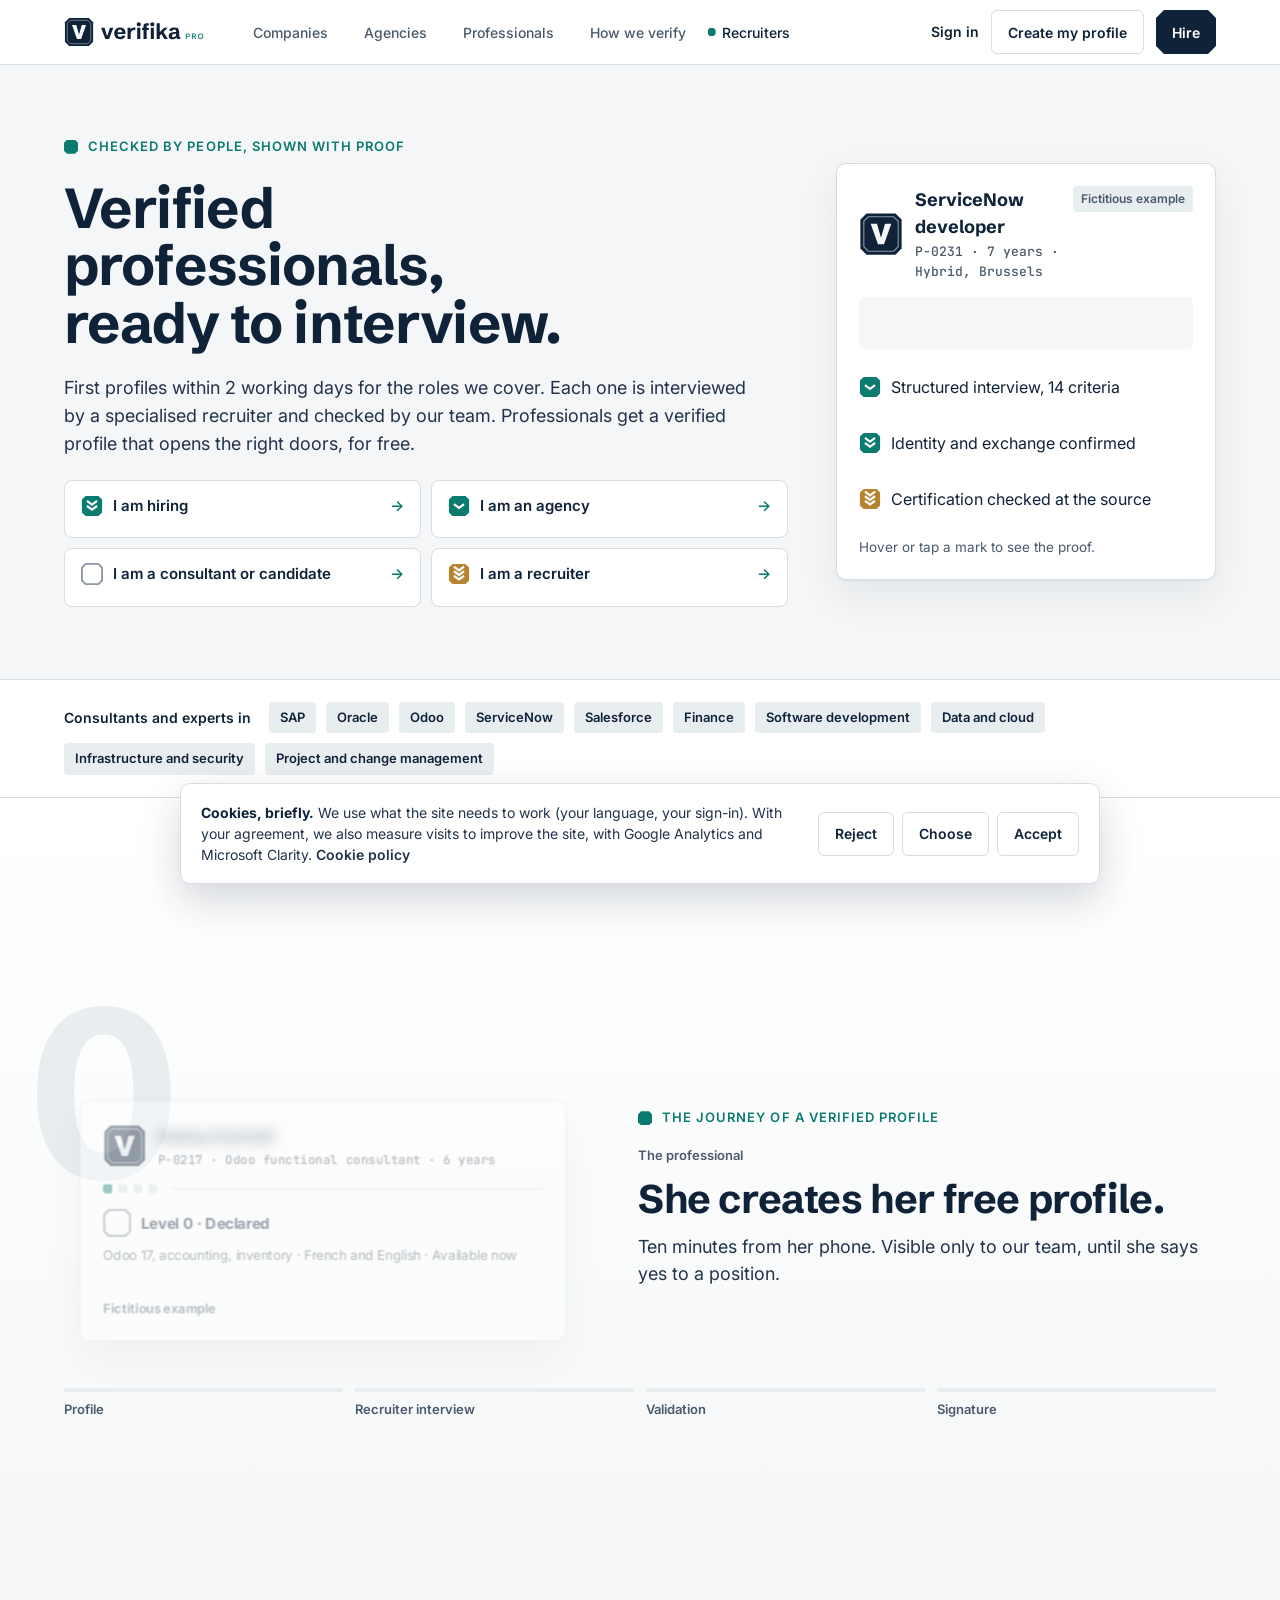
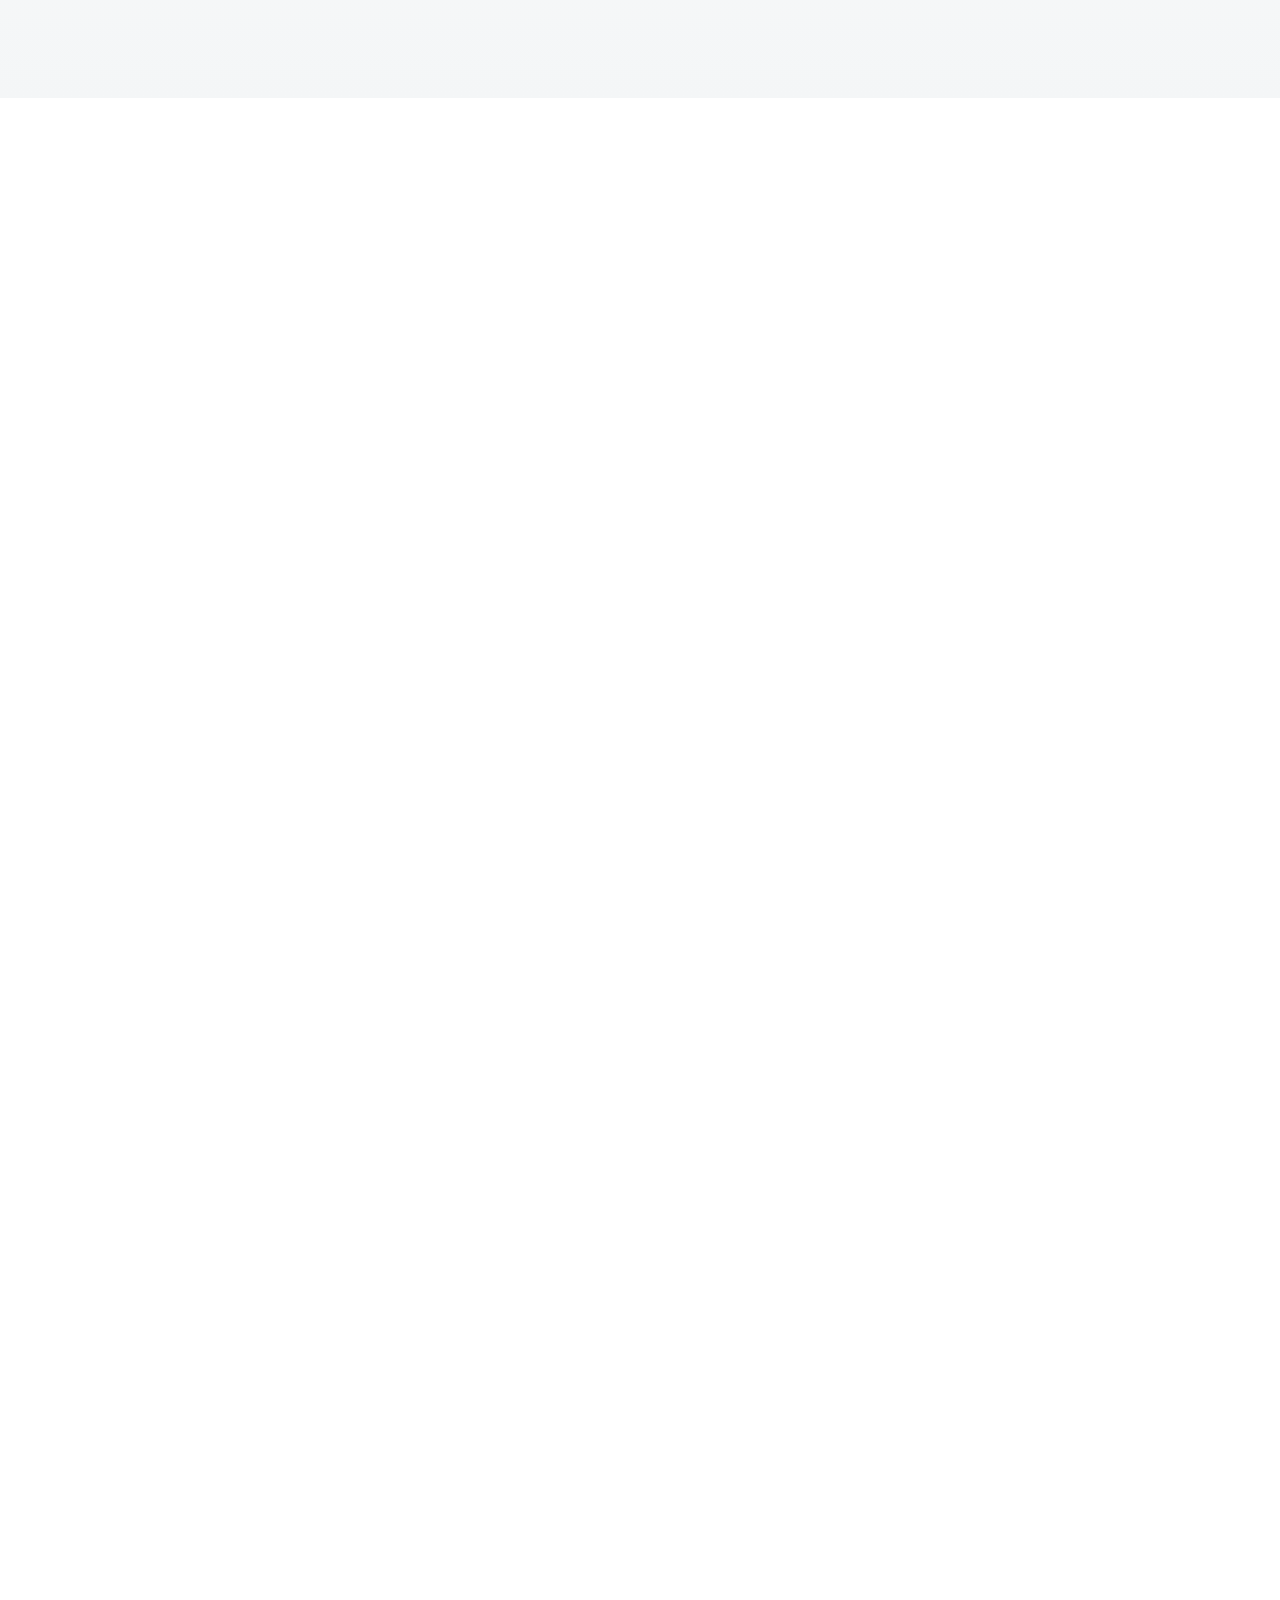
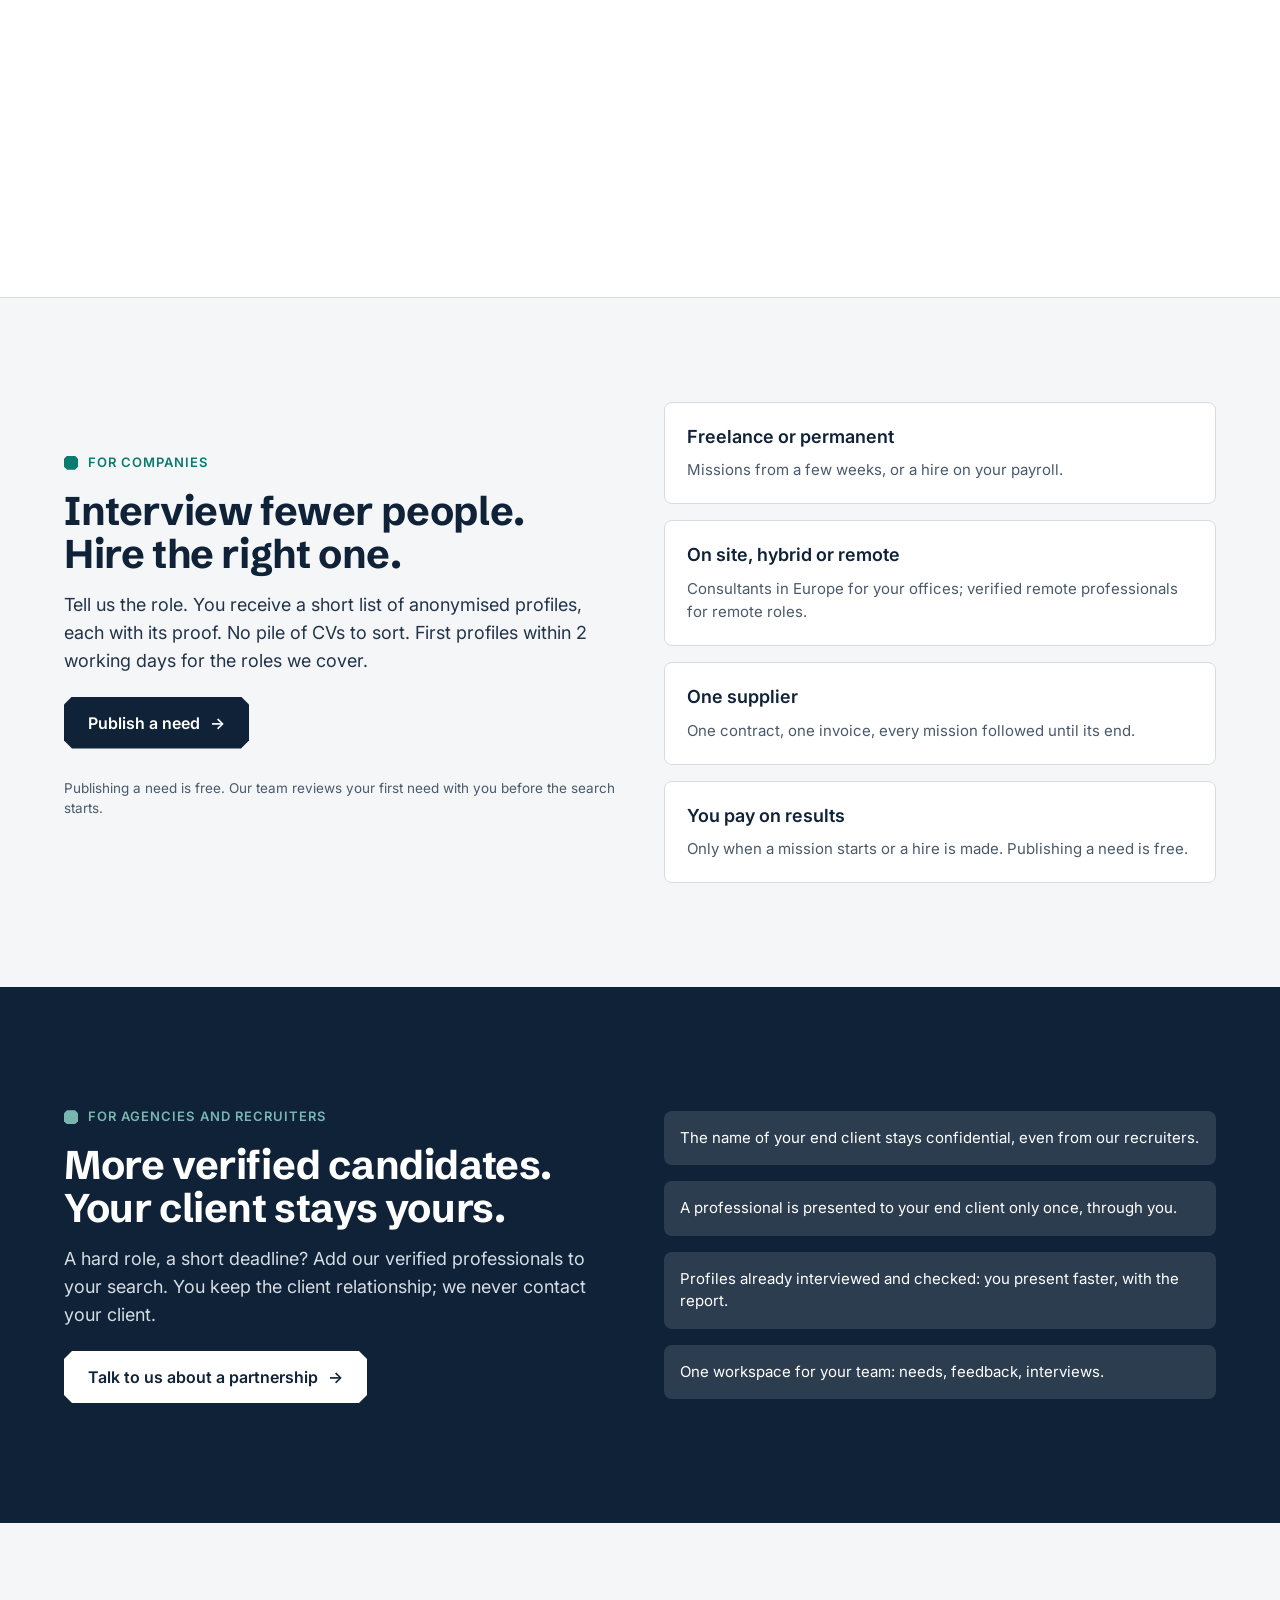
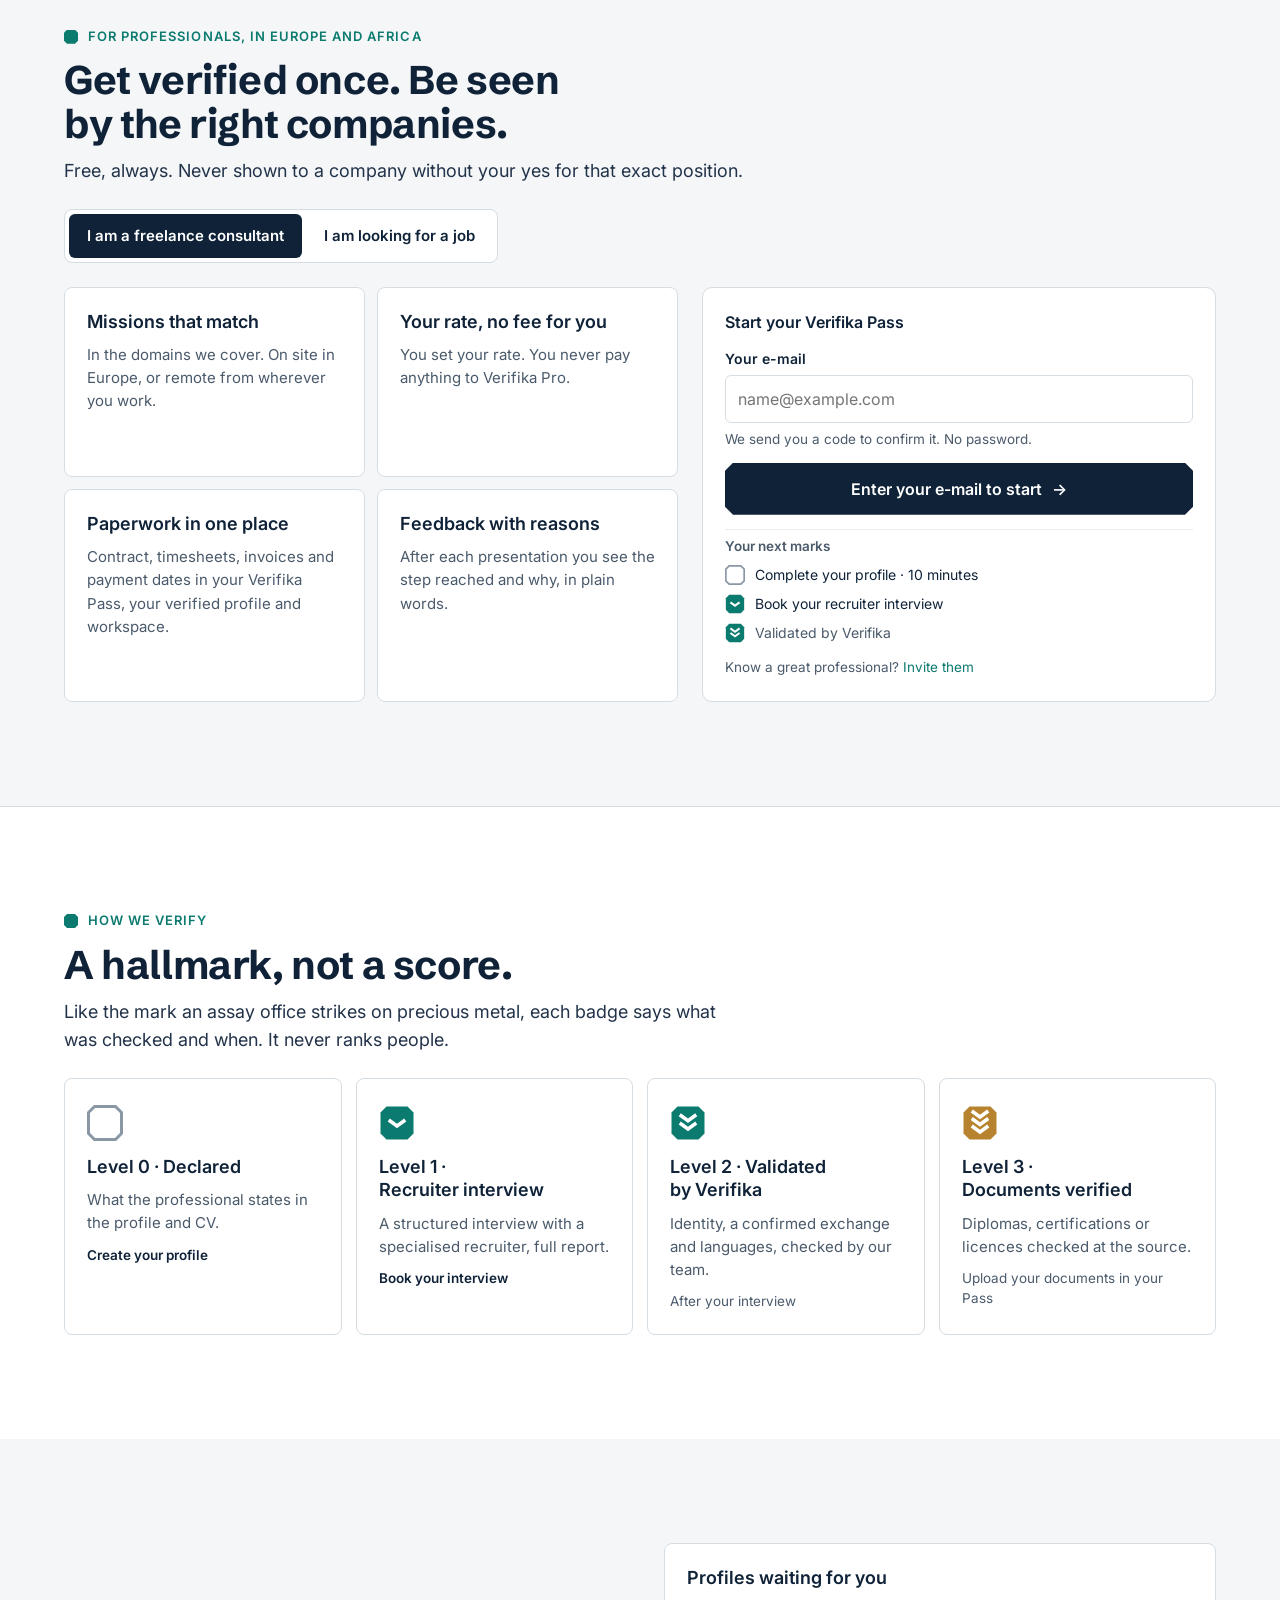
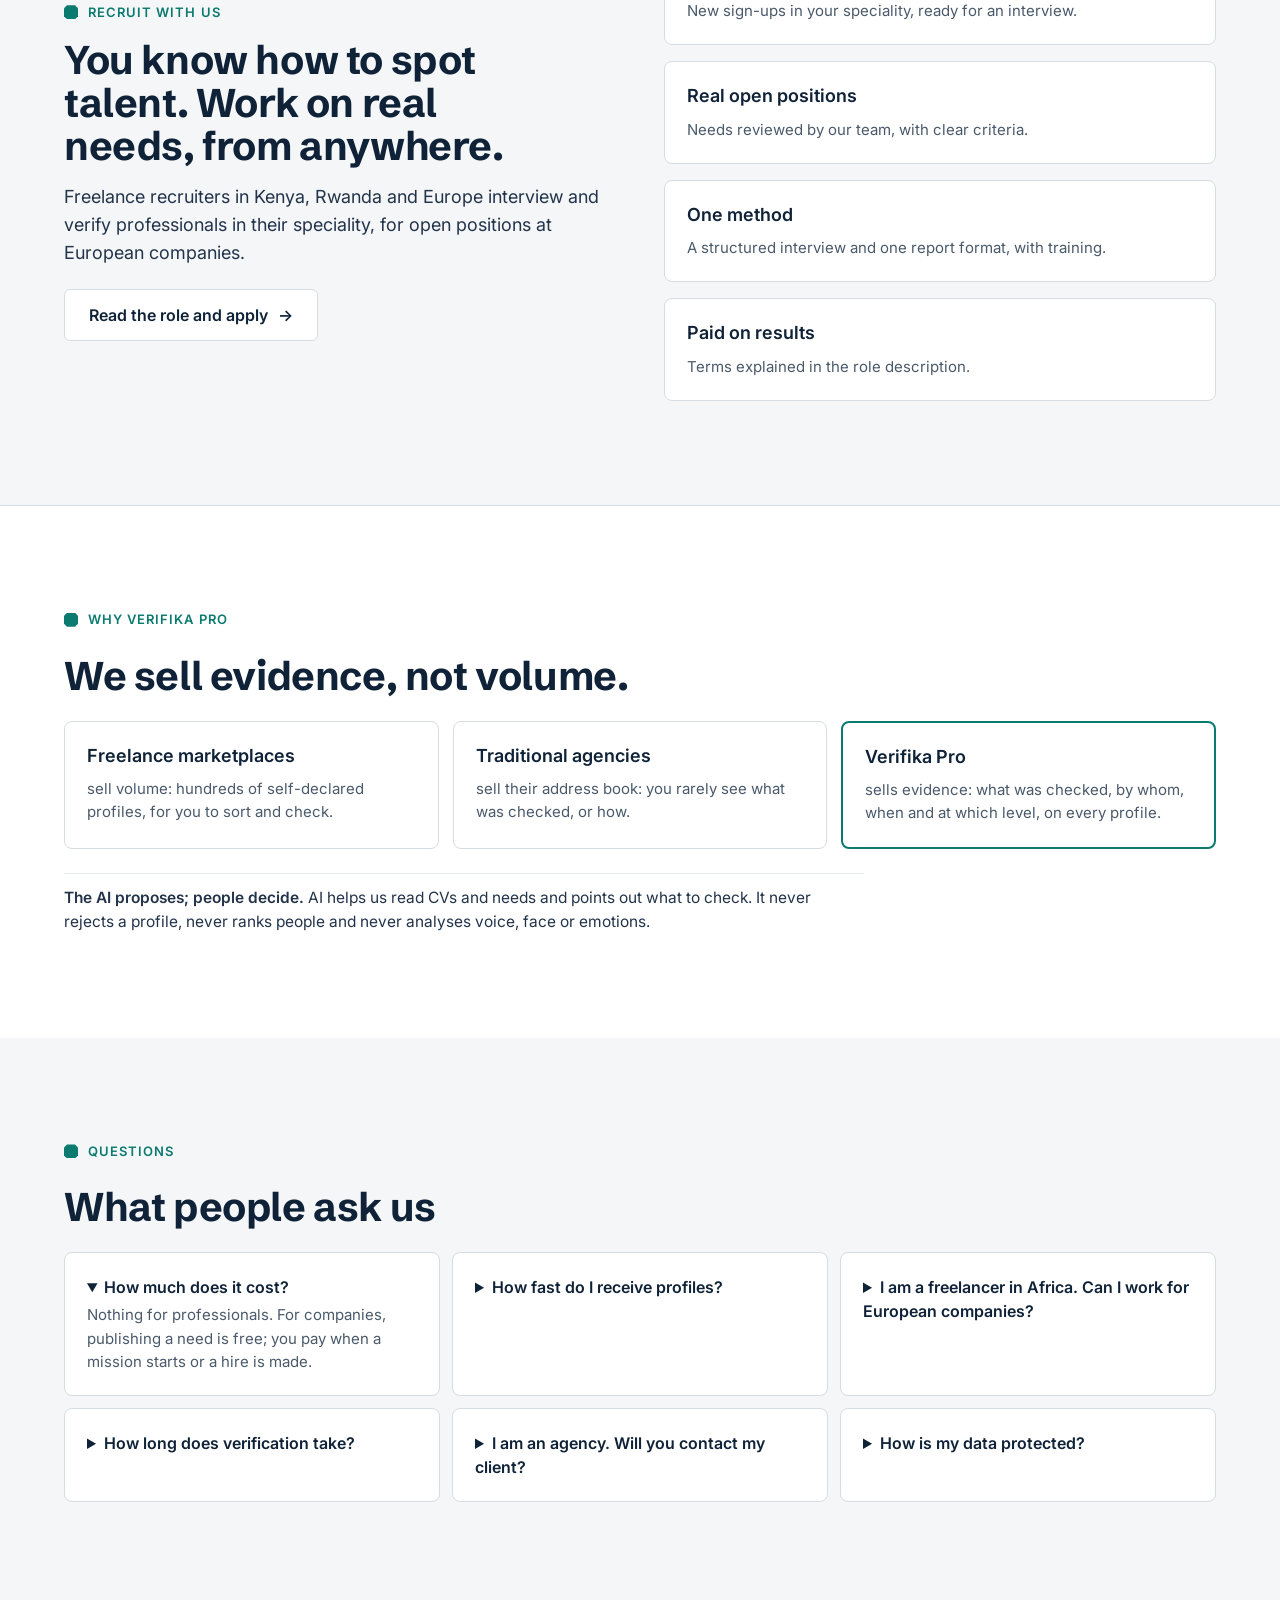
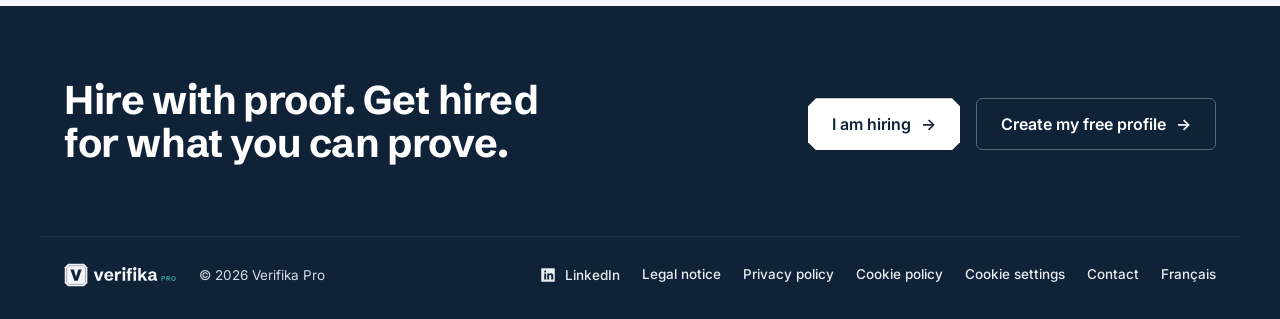
<file: index.html>
<!doctype html>
<html lang="en">
<head>
<meta charset="utf-8">
<meta name="viewport" content="width=device-width, initial-scale=1, viewport-fit=cover">
<meta name="robots" content="noindex, nofollow">
<title data-i18n="meta.title">Verifika Pro – verified professionals, ready to interview</title>
<meta name="description" data-i18n-attr="content:meta.description" content="Profiles interviewed by a specialised recruiter and checked by our team, shown with proof. First profiles within 2 working days for the roles we cover. Free for professionals.">
<link rel="canonical" href="https://verifika.pro/">
<link rel="alternate" hreflang="en" href="https://verifika.pro/">
<link rel="alternate" hreflang="fr" href="https://verifika.pro/fr/">
<link rel="alternate" hreflang="x-default" href="https://verifika.pro/">
<meta property="og:type" content="website">
<meta property="og:site_name" content="Verifika Pro">
<meta property="og:title" data-i18n-attr="content:meta.og_title" content="Verifika Pro – Checked by people, shown with proof">
<meta property="og:description" data-i18n-attr="content:meta.description" content="Profiles interviewed by a specialised recruiter and checked by our team, shown with proof. First profiles within 2 working days for the roles we cover. Free for professionals.">
<meta property="og:image" content="https://verifika.pro/assets/share.png">
<meta property="og:image:width" content="1200">
<meta property="og:image:height" content="630">
<meta name="twitter:card" content="summary_large_image">
<meta name="twitter:image" content="https://verifika.pro/assets/share.png">
<link rel="icon" href="/assets/favicon.svg" type="image/svg+xml">
<link rel="apple-touch-icon" href="/assets/apple-touch-icon-180.png">
<link rel="preconnect" href="https://fonts.googleapis.com">
<link rel="preconnect" href="https://fonts.gstatic.com" crossorigin>
<link rel="stylesheet" href="https://fonts.googleapis.com/css2?family=Schibsted+Grotesk:wght@600;700&family=Inter:wght@400;500;600&family=JetBrains+Mono:wght@500&display=swap&subset=latin">
<link rel="stylesheet" href="/assets/tokens.css?v=8d230a28c1">
<link rel="stylesheet" href="/assets/site.css?v=afcaf02403">
<script src="/assets/site-config.js"></script>
<script type="application/ld+json">{"@context":"https://schema.org","@type":"Organization","name":"Verifika Pro","url":"https://verifika.pro/","logo":"https://verifika.pro/assets/verifika-symbol.svg","sameAs":["https://www.linkedin.com/company/verifika-pro"]}</script>
<script type="application/ld+json">{"@context":"https://schema.org","@type":"FAQPage","inLanguage":"en","mainEntity":[{"@type":"Question","name":"How much does it cost?","acceptedAnswer":{"@type":"Answer","text":"Nothing for professionals. For companies, publishing a need is free; you pay when a mission starts or a hire is made."}},{"@type":"Question","name":"How fast do I receive profiles?","acceptedAnswer":{"@type":"Answer","text":"First profiles within 2 working days for the roles we cover. Your feedback on each profile makes the next ones fit better."}},{"@type":"Question","name":"I am a freelancer in Africa. Can I work for European companies?","acceptedAnswer":{"@type":"Answer","text":"Yes, for remote roles that match your time zone and languages. Verification is what makes the difference."}},{"@type":"Question","name":"How long does verification take?","acceptedAnswer":{"@type":"Answer","text":"Profiles that match open positions are interviewed first; others as soon as a recruiter of the field is available."}},{"@type":"Question","name":"I am an agency. Will you contact my client?","acceptedAnswer":{"@type":"Answer","text":"Never. Your end client stays confidential, and a professional is presented to it only once, through you."}},{"@type":"Question","name":"How is my data protected?","acceptedAnswer":{"@type":"Answer","text":"Single-use sign-in codes, access by role, every action logged. Download your data or ask for deletion at any time."}}]}</script>
</head>
<body class="landing">
<a class="skip" href="#main" data-i18n="skip">Skip to content</a>

<nav class="rail" aria-label="Chapters" data-i18n-attr="aria-label:rail.label">
  <a class="r1" href="#proof"><span class="n"></span><span data-i18n="rail.proof">Proof</span></a>
  <a class="r2" href="#journey"><span class="n"></span><span data-i18n="rail.journey">Journey</span></a>
  <a class="r3" href="#companies"><span class="n"></span><span data-i18n="rail.companies">Companies</span></a>
  <a class="r4" href="#agencies"><span class="n"></span><span data-i18n="rail.agencies">Agencies</span></a>
  <a class="r5" href="#professionals"><span class="n"></span><span data-i18n="rail.pros">Professionals</span></a>
  <a class="r6" href="#verification"><span class="n"></span><span data-i18n="rail.verification">Verification</span></a>
  <a class="r7" href="#recruiters"><span class="n"></span><span data-i18n="rail.recruiters">Recruiters</span></a>
</nav>

<header class="top">
  <div class="w top-bar">
    <a class="brand" href="./" aria-label="Verifika Pro">
      <img class="logo-light" src="/assets/verifika-pro-horizontal.svg" alt="Verifika Pro" width="140" height="30">
      <img class="logo-dark" src="/assets/verifika-pro-horizontal-reverse.svg" alt="Verifika Pro" width="140" height="30">
    </a>
    <nav class="main-nav" aria-label="Main" data-i18n-attr="aria-label:nav.label">
      <a class="nv" href="#companies" data-i18n="nav.companies">Companies</a>
      <a class="nv" href="#agencies" data-i18n="nav.agencies">Agencies</a>
      <a class="nv" href="#professionals" data-i18n="nav.pros">Professionals</a>
      <a class="nv" href="#verification" data-i18n="nav.verify">How we verify</a>
      <a class="nv" href="#recruiters" data-i18n="nav.recruiters">Recruiters</a>
    </nav>
    <div class="top-actions">
      <a class="ul top-signin" href="/app/" data-portal="login" data-i18n="nav.signin">Sign in</a>
      <a class="btn btn-s btn-sm" href="#professionals" data-cta="professional:header" data-i18n="nav.profile">Create my profile</a>
      <a class="btn btn-p btn-sm" href="#companies" data-cta="company:header" data-i18n="nav.hire">Hire</a>
    </div>
  </div>
</header>

<main id="main" class="wrapall">
  <section id="proof" class="w hero">
    <div class="hero-text">
      <span class="eb"><span class="mk"></span><span data-i18n="hero.eyebrow">Checked by people, shown with proof</span></span>
      <h1 class="h1" data-i18n="hero.title">Verified professionals, ready to interview.</h1>
      <p class="lead"><span data-cfg-text="promise">First profiles within 2 working days for the roles we cover.</span> <span data-i18n="hero.lead">Each one is interviewed by a specialised recruiter and checked by our team. Professionals get a verified profile that opens the right doors, for free.</span></p>
      <div class="tiles">
        <a class="tile" href="#companies" data-tile="company"><span class="tt"><img src="/assets/badge-level-2.svg" alt="" width="22" height="22"><span data-i18n="tile.company">I am hiring</span><span class="ar" aria-hidden="true">→</span></span><span class="pr" data-i18n="tile.company_p">Short lists in 2 working days. Pay on results.</span></a>
        <a class="tile" href="#agencies" data-tile="agency"><span class="tt"><img src="/assets/badge-level-1.svg" alt="" width="22" height="22"><span data-i18n="tile.agency">I am an agency</span><span class="ar" aria-hidden="true">→</span></span><span class="pr" data-i18n="tile.agency_p">More verified candidates. Your client stays yours.</span></a>
        <a class="tile" href="#professionals" data-tile="professional"><span class="tt"><img src="/assets/badge-level-0.svg" alt="" width="22" height="22"><span data-i18n="tile.pro">I am a consultant or candidate</span><span class="ar" aria-hidden="true">→</span></span><span class="pr" data-i18n="tile.pro_p">Free verified profile. You say yes to each position.</span></a>
        <a class="tile" href="#recruiters" data-tile="recruiter"><span class="tt"><img src="/assets/badge-level-3.svg" alt="" width="22" height="22"><span data-i18n="tile.recruiter">I am a recruiter</span><span class="ar" aria-hidden="true">→</span></span><span class="pr" data-i18n="tile.recruiter_p">Interview professionals in your speciality.</span></a>
      </div>
    </div>
    <aside class="herocard" aria-label="Fictitious example of a verified profile" data-i18n-attr="aria-label:hero.card_label">
      <div class="hc-head">
        <div class="hc-who">
          <img src="/assets/verifika-symbol.svg" alt="" width="44" height="44">
          <div class="hc-id">
            <span class="hc-name" data-i18n="hero.card_title">ServiceNow developer</span>
            <span class="mono muted" data-i18n="hero.card_meta">P-0231 · 7 years · Hybrid, Brussels</span>
          </div>
        </div>
        <span class="tag" data-i18n="fictitious">Fictitious example</span>
      </div>
      <div class="hc-levels">
        <div class="lv lv1"><img src="/assets/badge-level-0.svg" alt="" width="28" height="28"><span data-i18n="level.0">Level 0 · Declared</span></div>
        <div class="lv lv2"><img src="/assets/badge-level-1.svg" alt="" width="28" height="28"><span data-i18n="level.1">Level 1 · Recruiter interview</span></div>
        <div class="lv lv3"><img src="/assets/badge-level-2.svg" alt="" width="28" height="28"><span data-i18n="level.2">Level 2 · Validated by Verifika</span></div>
        <div class="lv lv4"><img src="/assets/badge-level-3.svg" alt="" width="28" height="28"><span data-i18n="level.3">Level 3 · Documents verified</span></div>
      </div>
      <ul class="hc-marks">
        <li><button type="button" class="bdg" aria-describedby="tip1" data-level="1"><img src="/assets/badge-level-1.svg" alt="" width="22" height="22"><span data-i18n="hero.m1">Structured interview, 14 criteria</span><span class="tip" id="tip1" role="tooltip"><b data-i18n="proof.what">What was checked</b><span data-i18n="hero.m1_tip">ITSM and HR modules, scripting, two client projects, English C1. Report with proof for each criterion.</span><span class="tm" data-i18n="hero.m1_by">By a ServiceNow recruiter · 5 Nov 2026</span></span></button></li>
        <li><button type="button" class="bdg" aria-describedby="tip2" data-level="2"><img src="/assets/badge-level-2.svg" alt="" width="22" height="22"><span data-i18n="hero.m2">Identity and exchange confirmed</span><span class="tip" id="tip2" role="tooltip"><b data-i18n="proof.what">What was checked</b><span data-i18n="hero.m2_tip">Identity document seen, video exchange with the Verifika team, French C1.</span><span class="tm" data-i18n="hero.m2_by">By the Verifika team · 7 Nov 2026</span></span></button></li>
        <li><button type="button" class="bdg" aria-describedby="tip3" data-level="3"><img src="/assets/badge-level-3.svg" alt="" width="22" height="22"><span data-i18n="hero.m3">Certification checked at the source</span><span class="tip" id="tip3" role="tooltip"><b data-i18n="proof.what">What was checked</b><span data-i18n="hero.m3_tip">ServiceNow Certified Application Developer, confirmed with the issuer.</span><span class="tm" data-i18n="hero.m3_by">By the Verifika team · 12 Nov 2026</span></span></button></li>
      </ul>
      <span class="small muted" data-i18n="hero.hint">Hover or tap a mark to see the proof.</span>
    </aside>
  </section>

  <section class="band" aria-labelledby="domains-title">
    <div class="w band-in">
      <span class="band-title" id="domains-title" data-i18n="domains.title">Consultants and experts in</span>
      <span class="domains" id="domains"><span class="chip">SAP</span><span class="chip">Oracle</span><span class="chip">Odoo</span><span class="chip">ServiceNow</span><span class="chip">Salesforce</span><span class="chip">Finance</span><span class="chip">Software development</span><span class="chip">Data and cloud</span><span class="chip">Infrastructure and security</span><span class="chip">Project and change management</span></span>
    </div>
  </section>

  <section id="journey" class="journey">
    <div class="pin">
      <div class="w journey-in">
        <div class="journey-card">
          <div class="bignum" aria-hidden="true"><span class="bn bn1 x1">0</span><span class="bn bn2 x2">1</span><span class="bn bn3 x3">2</span><span class="bn bn4 x4">3</span></div>
          <div class="storycard">
            <div class="hc-who">
              <img src="/assets/verifika-symbol.svg" alt="" width="46" height="46">
              <div class="hc-id">
                <span class="hc-name blur">Amina Kariuki</span>
                <span class="mono muted" data-i18n="story.meta">P-0217 · Odoo functional consultant · 6 years</span>
              </div>
            </div>
            <div class="dots" aria-hidden="true"><span class="dot"></span><span class="dot d2"></span><span class="dot d3"></span><span class="dot d4"></span><span class="track"><span class="bar"></span></span></div>
            <div class="card-states">
              <div class="cs cs1 x1"><div class="cs-h"><img src="/assets/badge-level-0.svg" alt="" width="30" height="30"><b data-i18n="level.0">Level 0 · Declared</b></div><span class="muted" data-i18n="story.c1">Odoo 17, accounting, inventory · French and English · Available now</span></div>
              <div class="cs cs2 x2"><div class="cs-h"><img src="/assets/badge-level-1.svg" alt="" width="30" height="30"><b data-i18n="level.1">Level 1 · Recruiter interview</b></div><span class="muted" data-i18n="story.c2">45-minute structured interview · 12 criteria, report with proof · 5 Nov</span></div>
              <div class="cs cs3 x3"><div class="cs-h"><img src="/assets/badge-level-2.svg" alt="" width="30" height="30"><b data-i18n="level.2">Level 2 · Validated by Verifika</b></div><span class="muted" data-i18n="story.c3">Identity, confirmed exchange, French C2 · 7 Nov</span></div>
              <div class="cs cs4 x4"><div class="cs-h"><img src="/assets/badge-level-3.svg" alt="" width="30" height="30"><b data-i18n="story.c4_h">Signed with a distributor in Belgium</b></div><span class="muted" data-i18n="story.c4">Anonymous until the interview, first name for the call, full identity at signature · 14 Nov</span></div>
            </div>
            <span class="small strong muted" data-i18n="fictitious">Fictitious example</span>
          </div>
        </div>
        <div class="journey-text">
          <span class="eb"><span class="mk"></span><span data-i18n="story.eyebrow">The journey of a verified profile</span></span>
          <div class="story-steps">
            <div class="st x1"><span class="who" data-i18n="story.s1_who">The professional</span><h2 class="h2" data-i18n="story.s1_t">She creates her free profile.</h2><p class="lead" data-i18n="story.s1_p">Ten minutes from her phone. Visible only to our team, until she says yes to a position.</p></div>
            <div class="st x2"><span class="who accent" data-i18n="story.s2_who">A Verifika recruiter</span><h2 class="h2" data-i18n="story.s2_t">A specialist interviews her.</h2><p class="lead" data-i18n="story.s2_p">One method, one report, criterion by criterion. Her profile earns its first mark.</p></div>
            <div class="st x3"><span class="who accent" data-i18n="story.s3_who">The Verifika team</span><h2 class="h2" data-i18n="story.s3_t">Our team validates.</h2><p class="lead" data-i18n="story.s3_p">Identity, a confirmed exchange and her languages. The level and the date are on her profile.</p></div>
            <div class="st x4"><span class="who brass" data-i18n="story.s4_who">The company</span><h2 class="h2" data-i18n="story.s4_t">They meet. Her name appears.</h2><p class="lead" data-i18n="story.s4_p">The company saw the proof, not her name. Her first name for the interview, her full identity at signature.</p></div>
          </div>
        </div>
      </div>
      <div class="w progress" aria-hidden="true">
        <div><span class="pg"><span class="g g1"></span></span><span data-i18n="story.p1">Profile</span></div>
        <div><span class="pg"><span class="g g2"></span></span><span data-i18n="story.p2">Recruiter interview</span></div>
        <div><span class="pg"><span class="g g3"></span></span><span data-i18n="story.p3">Validation</span></div>
        <div><span class="pg"><span class="g g4 g-brass"></span></span><span data-i18n="story.p4">Signature</span></div>
      </div>
    </div>
    <span class="story-end" aria-hidden="true"></span>
  </section>

  <section id="companies" class="w split sec">
    <div class="col">
      <span class="eb"><span class="mk"></span><span data-i18n="co.eyebrow">For companies</span></span>
      <h2 class="h2 rv" data-i18n="co.title">Interview fewer people. Hire the right one.</h2>
      <p class="lead rv"><span data-i18n="co.lead">Tell us the role. You receive a short list of anonymised profiles, each with its proof. No pile of CVs to sort.</span> <span data-cfg-text="promise">First profiles within 2 working days for the roles we cover.</span></p>
      <div class="actions">
        <a href="/app/?page=join&amp;kind=company&amp;type=direct_client" data-portal="join" class="btn btn-p" data-cta="company:companies"><span data-i18n="co.cta">Publish a need</span><span class="ar" aria-hidden="true">→</span></a>
        <a href="#" class="ul" data-cfg-href="bookings_url" data-booking="company" hidden data-i18n="co.call">Or book a 20-minute call</a>
      </div>
      <p class="small muted" data-i18n="co.note">Publishing a need is free. Our team reviews your first need with you before the search starts.</p>
    </div>
    <div class="col grid-cards">
      <div class="card spot"><h3 data-i18n="co.k1_t">Freelance or permanent</h3><p data-i18n="co.k1">Missions from a few weeks, or a hire on your payroll.</p></div>
      <div class="card spot"><h3 data-i18n="co.k2_t">On site, hybrid or remote</h3><p data-i18n="co.k2">Consultants in Europe for your offices; verified remote professionals for remote roles.</p></div>
      <div class="card spot"><h3 data-i18n="co.k3_t">One supplier</h3><p data-i18n="co.k3">One contract, one invoice, every mission followed until its end.</p></div>
      <div class="card spot"><h3 data-i18n="co.k4_t">You pay on results</h3><p data-i18n="co.k4">Only when a mission starts or a hire is made. Publishing a need is free.</p></div>
    </div>
  </section>

  <section id="agencies" class="agencies">
    <div class="agency-bg" aria-hidden="true"></div>
    <div class="w split sec-lg">
      <div class="col">
        <span class="eb eb-dark"><span class="mk"></span><span data-i18n="ag.eyebrow">For agencies and recruiters</span></span>
        <h2 class="h2 ag-h" data-i18n="ag.title">More verified candidates. Your client stays yours.</h2>
        <p class="lead ag-p" data-i18n="ag.lead">A hard role, a short deadline? Add our verified professionals to your search. You keep the client relationship; we never contact your client.</p>
        <div class="actions"><a href="/app/?page=join&amp;kind=company&amp;type=agency" data-portal="join" class="btn btn-w" data-cta="agency:agencies"><span data-i18n="ag.cta">Talk to us about a partnership</span><span class="ar" aria-hidden="true">→</span></a></div>
      </div>
      <ul class="col ag-list">
        <li class="ag-li" data-i18n="ag.l1">The name of your end client stays confidential, even from our recruiters.</li>
        <li class="ag-li" data-i18n="ag.l2">A professional is presented to your end client only once, through you.</li>
        <li class="ag-li" data-i18n="ag.l3">Profiles already interviewed and checked: you present faster, with the report.</li>
        <li class="ag-li" data-i18n="ag.l4">One workspace for your team: needs, feedback, interviews.</li>
      </ul>
    </div>
  </section>

  <section id="professionals" class="w sec stack-lg">
    <div class="stack">
      <span class="eb"><span class="mk"></span><span data-i18n="pro.eyebrow">For professionals, in Europe and Africa</span></span>
      <h2 class="h2 rv" data-i18n="pro.title">Get verified once. Be seen by the right companies.</h2>
      <p class="lead rv" data-i18n="pro.lead">Free, always. Never shown to a company without your yes for that exact position.</p>
    </div>
    <div class="tabs" role="tablist" aria-label="Your situation" data-i18n-attr="aria-label:pro.tabs">
      <button type="button" role="tab" id="tab-free" aria-controls="panel-free" aria-selected="true" data-tab="free" data-i18n="pro.tab_free">I am a freelance consultant</button>
      <button type="button" role="tab" id="tab-job" aria-controls="panel-job" aria-selected="false" tabindex="-1" data-tab="job" data-i18n="pro.tab_job">I am looking for a job</button>
    </div>
    <div class="pro-grid">
      <div class="panels">
        <div class="grid-cards panel" id="panel-free" role="tabpanel" aria-labelledby="tab-free">
          <div class="card spot"><h3 data-i18n="pro.f1_t">Missions that match</h3><p data-i18n="pro.f1">In the domains we cover. On site in Europe, or remote from wherever you work.</p></div>
          <div class="card spot"><h3 data-i18n="pro.f2_t">Your rate, no fee for you</h3><p data-i18n="pro.f2">You set your rate. You never pay anything to Verifika Pro.</p></div>
          <div class="card spot"><h3 data-i18n="pro.f3_t">Paperwork in one place</h3><p data-i18n="pro.f3">Contract, timesheets, invoices and payment dates in your Verifika Pass, your verified profile and workspace.</p></div>
          <div class="card spot"><h3 data-i18n="pro.f4_t">Feedback with reasons</h3><p data-i18n="pro.f4">After each presentation you see the step reached and why, in plain words.</p></div>
        </div>
        <div class="grid-cards panel" id="panel-job" role="tabpanel" aria-labelledby="tab-job" hidden>
          <div class="card spot"><h3 data-i18n="pro.j1_t">Jobs, not job boards</h3><p data-i18n="pro.j1">Permanent roles at companies that receive few, checked profiles. Yours is one of them.</p></div>
          <div class="card spot"><h3 data-i18n="pro.j2_t">Anonymous until you say yes</h3><p data-i18n="pro.j2">Your current employer never finds you. Your name is shared only for the interview.</p></div>
          <div class="card spot"><h3 data-i18n="pro.j3_t">One recruiter who knows you</h3><p data-i18n="pro.j3">A specialised recruiter interviews you once and presents you with a full report.</p></div>
          <div class="card spot"><h3 data-i18n="pro.f4_t">Feedback with reasons</h3><p data-i18n="pro.f4">After each presentation you see the step reached and why, in plain words.</p></div>
        </div>
      </div>
      <form class="pass-form" id="pass-form" novalidate data-clarity-mask="true">
        <span class="strong" data-i18n="pro.form_title">Start your Verifika Pass</span>
        <div class="field">
          <label for="pemail" data-i18n="pro.email">Your e-mail</label>
          <div class="input-wrap">
            <input id="pemail" name="email" type="email" autocomplete="email" inputmode="email" placeholder="name@example.com" aria-describedby="pemail-help" data-clarity-mask="true">
            <svg class="valid-mark" width="20" height="20" viewBox="0 0 24 24" fill="none" stroke="currentColor" stroke-width="2.6" stroke-linecap="square" aria-hidden="true"><path d="M5 12l4 4 10-10"></path></svg>
          </div>
          <span class="small muted" id="pemail-help" data-i18n="pro.email_help">We send you a code to confirm it. No password.</span>
        </div>
        <button type="submit" class="btn btn-p" id="pass-submit"><span id="pass-label" data-i18n="pro.btn_empty">Enter your e-mail to start</span><span class="ar" aria-hidden="true">→</span></button>
        <div class="next-marks">
          <span class="small strong muted" data-i18n="pro.next">Your next marks</span>
          <span class="nm"><img src="/assets/badge-level-0.svg" alt="" width="20" height="20"><span data-i18n="pro.n1">Complete your profile · 10 minutes</span></span>
          <span class="nm"><img src="/assets/badge-level-1.svg" alt="" width="20" height="20"><span data-i18n="pro.n2">Book your recruiter interview</span></span>
          <span class="nm muted"><img src="/assets/badge-level-2.svg" alt="" width="20" height="20"><span data-i18n="pro.n3">Validated by Verifika</span></span>
        </div>
        <p class="small muted"><span data-i18n="pro.invite_q">Know a great professional?</span> <button type="button" class="ul linkbtn" id="invite-btn" data-i18n="pro.invite">Invite them</button><span class="small accent" id="invite-done" role="status" aria-live="polite"></span></p>
      </form>
    </div>
  </section>

  <section id="verification" class="surface-sec">
    <div class="w sec stack-lg">
      <div class="stack">
        <span class="eb"><span class="mk"></span><span data-i18n="ver.eyebrow">How we verify</span></span>
        <h2 class="h2 rv" data-i18n="ver.title">A hallmark, not a score.</h2>
        <p class="lead rv" data-i18n="ver.lead">Like the mark an assay office strikes on precious metal, each badge says what was checked and when. It never ranks people.</p>
      </div>
      <div class="grid-levels">
        <div class="card"><button type="button" class="bdg" aria-describedby="l0" data-level="0"><img src="/assets/badge-level-0.svg" alt="" width="36" height="36"><span class="sr" data-i18n="ver.show">Show the proof</span><span class="tip" id="l0" role="tooltip"><b data-i18n="ver.l0_b">Level 0</b><span data-i18n="ver.l0_tip">Information given by the professional. Shown to companies only after a recruiter interview.</span></span></button><h3 data-i18n="level.0">Level 0 · Declared</h3><p data-i18n="ver.l0">What the professional states in the profile and CV.</p><a class="ul small" href="#professionals" data-i18n="ver.l0_a">Create your profile</a></div>
        <div class="card"><button type="button" class="bdg" aria-describedby="l1" data-level="1"><img src="/assets/badge-level-1.svg" alt="" width="36" height="36"><span class="sr" data-i18n="ver.show">Show the proof</span><span class="tip" id="l1" role="tooltip"><b data-i18n="ver.l1_b">Level 1</b><span data-i18n="ver.l1_tip">45-minute structured interview by a recruiter of the field, report criterion by criterion.</span></span></button><h3 data-i18n="level.1">Level 1 · Recruiter interview</h3><p data-i18n="ver.l1">A structured interview with a specialised recruiter, full report.</p><a class="ul small" href="#professionals" data-i18n="ver.l1_a">Book your interview</a></div>
        <div class="card"><button type="button" class="bdg" aria-describedby="l2" data-level="2"><img src="/assets/badge-level-2.svg" alt="" width="36" height="36"><span class="sr" data-i18n="ver.show">Show the proof</span><span class="tip" id="l2" role="tooltip"><b data-i18n="ver.l2_b">Level 2</b><span data-i18n="ver.l2_tip">Identity, a confirmed exchange and languages, checked by the Verifika team.</span></span></button><h3 data-i18n="level.2">Level 2 · Validated by Verifika</h3><p data-i18n="ver.l2">Identity, a confirmed exchange and languages, checked by our team.</p><span class="small muted" data-i18n="ver.l2_a">After your interview</span></div>
        <div class="card"><button type="button" class="bdg" aria-describedby="l3" data-level="3"><img src="/assets/badge-level-3.svg" alt="" width="36" height="36"><span class="sr" data-i18n="ver.show">Show the proof</span><span class="tip" id="l3" role="tooltip"><b data-i18n="ver.l3_b">Level 3</b><span data-i18n="ver.l3_tip">Diplomas, certifications or licences confirmed with the issuer.</span></span></button><h3 data-i18n="level.3">Level 3 · Documents verified</h3><p data-i18n="ver.l3">Diplomas, certifications or licences checked at the source.</p><span class="small muted" data-i18n="ver.l3_a">Upload your documents in your Pass</span></div>
      </div>
    </div>
  </section>

  <section id="recruiters" class="w split sec">
    <div class="col">
      <span class="eb"><span class="mk"></span><span data-i18n="rec.eyebrow">Recruit with us</span></span>
      <h2 class="h2 rv" data-i18n="rec.title">You know how to spot talent. Work on real needs, from anywhere.</h2>
      <p class="lead rv" data-i18n="rec.lead">Freelance recruiters in Kenya, Rwanda and Europe interview and verify professionals in their speciality, for open positions at European companies.</p>
      <div class="actions"><a href="/app/?page=apply" data-portal="apply" class="btn btn-s" data-cta="recruiter:recruiters"><span data-i18n="rec.cta">Read the role and apply</span><span class="ar" aria-hidden="true">→</span></a></div>
    </div>
    <div class="col grid-cards">
      <div class="card spot"><h3 data-i18n="rec.k1_t">Profiles waiting for you</h3><p data-i18n="rec.k1">New sign-ups in your speciality, ready for an interview.</p></div>
      <div class="card spot"><h3 data-i18n="rec.k2_t">Real open positions</h3><p data-i18n="rec.k2">Needs reviewed by our team, with clear criteria.</p></div>
      <div class="card spot"><h3 data-i18n="rec.k3_t">One method</h3><p data-i18n="rec.k3">A structured interview and one report format, with training.</p></div>
      <div class="card spot"><h3 data-i18n="rec.k4_t">Paid on results</h3><p data-i18n="rec.k4">Terms explained in the role description.</p></div>
    </div>
  </section>

  <section class="surface-sec">
    <div class="w sec stack-lg">
      <span class="eb"><span class="mk"></span><span data-i18n="why.eyebrow">Why Verifika Pro</span></span>
      <h2 class="h2 rv" data-i18n="why.title">We sell evidence, not volume.</h2>
      <div class="grid-why">
        <div class="card"><h3 data-i18n="why.m_t">Freelance marketplaces</h3><p data-i18n="why.m">sell volume: hundreds of self-declared profiles, for you to sort and check.</p></div>
        <div class="card"><h3 data-i18n="why.a_t">Traditional agencies</h3><p data-i18n="why.a">sell their address book: you rarely see what was checked, or how.</p></div>
        <div class="card card-accent"><h3>Verifika Pro</h3><p data-i18n="why.v">sells evidence: what was checked, by whom, when and at which level, on every profile.</p></div>
      </div>
      <p class="ai-note"><b data-i18n="why.ai_b">The AI proposes; people decide.</b> <span data-i18n="why.ai">AI helps us read CVs and needs and points out what to check. It never rejects a profile, never ranks people and never analyses voice, face or emotions.</span></p>
    </div>
  </section>

  <section id="faq" class="w sec stack-lg">
    <span class="eb"><span class="mk"></span><span data-i18n="faq.eyebrow">Questions</span></span>
    <h2 class="h2 rv" data-i18n="faq.title">What people ask us</h2>
    <div class="grid-faq">
      <details class="card faq" data-faq="cost" open><summary data-i18n="faq.q1">How much does it cost?</summary><p data-i18n="faq.a1">Nothing for professionals. For companies, publishing a need is free; you pay when a mission starts or a hire is made.</p></details>
      <details class="card faq" data-faq="speed"><summary data-i18n="faq.q2">How fast do I receive profiles?</summary><p><span data-cfg-text="promise">First profiles within 2 working days for the roles we cover.</span> <span data-i18n="faq.a2">Your feedback on each profile makes the next ones fit better.</span></p></details>
      <details class="card faq" data-faq="africa"><summary data-i18n="faq.q3">I am a freelancer in Africa. Can I work for European companies?</summary><p data-i18n="faq.a3">Yes, for remote roles that match your time zone and languages. Verification is what makes the difference.</p></details>
      <details class="card faq" data-faq="verification_time"><summary data-i18n="faq.q4">How long does verification take?</summary><p data-i18n="faq.a4">Profiles that match open positions are interviewed first; others as soon as a recruiter of the field is available.</p></details>
      <details class="card faq" data-faq="agency_client"><summary data-i18n="faq.q5">I am an agency. Will you contact my client?</summary><p data-i18n="faq.a5">Never. Your end client stays confidential, and a professional is presented to it only once, through you.</p></details>
      <details class="card faq" data-faq="data"><summary data-i18n="faq.q6">How is my data protected?</summary><p data-i18n="faq.a6">Single-use sign-in codes, access by role, every action logged. Download your data or ask for deletion at any time.</p></details>
    </div>
  </section>
</main>

<section class="closing">
  <div class="w closing-in">
    <h2 class="h2 on-ink" data-i18n="end.title">Hire with proof. Get hired for what you can prove.</h2>
    <div class="actions">
      <a href="#companies" class="btn btn-w" data-cta="company:closing"><span data-i18n="end.hire">I am hiring</span><span class="ar" aria-hidden="true">→</span></a>
      <a href="#professionals" class="btn btn-o" data-cta="professional:closing"><span data-i18n="end.profile">Create my free profile</span><span class="ar" aria-hidden="true">→</span></a>
    </div>
  </div>
    <footer class="w site-foot">
    <img class="foot-logo" src="/assets/verifika-pro-horizontal-reverse.svg" alt="Verifika Pro" width="112" height="24">
    <span class="foot-copy">© 2026 Verifika Pro</span>
    <a class="foot-link" href="#" data-cfg-href="linkedin_url" hidden aria-label="Verifika Pro on LinkedIn" data-i18n-attr="aria-label:foot.linkedin_label"><svg width="18" height="18" viewBox="0 0 24 24" fill="currentColor" aria-hidden="true"><path d="M4 3h16a1 1 0 0 1 1 1v16a1 1 0 0 1-1 1H4a1 1 0 0 1-1-1V4a1 1 0 0 1 1-1zm3 7v8h2.5v-8zm1.25-4a1.4 1.4 0 1 0 0 2.8 1.4 1.4 0 0 0 0-2.8zM11 10v8h2.5v-4.2c0-1.1.6-1.8 1.5-1.8s1.3.6 1.3 1.8V18H19v-4.7c0-2.3-1.2-3.5-3-3.5-1.1 0-1.9.5-2.4 1.2V10z"></path></svg>LinkedIn</a>
    <a class="ul foot-link" href="legal.html" data-i18n="foot.legal">Legal notice</a>
    <a class="ul foot-link" href="privacy.html" data-i18n="foot.privacy">Privacy policy</a>
    <a class="ul foot-link" href="cookies.html" data-i18n="foot.cookies">Cookie policy</a>
    <button type="button" class="ul foot-link linkbtn" data-cookie-settings data-i18n="foot.cookie_settings">Cookie settings</button>
    <a class="ul foot-link" href="mailto:verifika@nexa-consult.com" data-cfg-mail="entity_email" data-i18n="foot.contact">Contact</a>
    <a class="ul foot-link" href="/fr/" hreflang="fr" lang="fr" data-lang-switch data-i18n="foot.lang">Français</a>
  </footer>

</section>
<div class="ck-banner" id="ck-banner" role="region" aria-label="Cookies" data-i18n-attr="aria-label:ck.region" hidden>
  <div class="ck-box">
    <p class="ck-text"><b data-i18n="ck.title">Cookies, briefly.</b> <span data-i18n="ck.text">We use what the site needs to work (your language, your sign-in). With your agreement, we also measure visits to improve the site, with Google Analytics and Microsoft Clarity.</span> <a class="ul" href="cookies.html" data-i18n="ck.policy">Cookie policy</a></p>
    <div class="ck-actions">
      <button type="button" class="btn btn-s btn-sm" data-ck="reject" data-i18n="ck.reject">Reject</button>
      <button type="button" class="btn btn-s btn-sm" data-ck="choose" data-i18n="ck.choose">Choose</button>
      <button type="button" class="btn btn-s btn-sm" data-ck="accept" data-i18n="ck.accept">Accept</button>
    </div>
  </div>
</div>
<div class="ck-modal" id="ck-modal" hidden>
  <div class="ck-dialog" role="dialog" aria-modal="true" aria-labelledby="ck-title">
    <div class="ck-head"><h2 id="ck-title" data-i18n="ck.settings">Cookie settings</h2><button type="button" class="ck-close" data-ck="close" aria-label="Close" data-i18n-attr="aria-label:ck.close">×</button></div>
    <div class="ck-row ck-needed"><div><b data-i18n="ck.needed">Needed for the site</b><span data-i18n="ck.needed_t">Your language and your sign-in session. Always on.</span></div><span class="ck-on" data-i18n="ck.always">Always on</span></div>
    <div class="ck-row"><div><b id="ck-ana-l" data-i18n="ck.ana">Audience measurement</b><span data-i18n="ck.ana_t">Google Analytics and Microsoft Clarity: pages visited and buttons used, never what you type. Kept 13 months.</span></div><button type="button" class="sw" role="switch" aria-checked="false" aria-labelledby="ck-ana-l" id="ck-ana"><span></span></button></div>
    <div class="ck-actions ck-end">
      <button type="button" class="btn btn-s btn-sm" data-ck="reject" data-i18n="ck.reject_all">Reject all</button>
      <button type="button" class="btn btn-s btn-sm" data-ck="save" data-i18n="ck.save">Save my choice</button>
    </div>
    <a class="ul small" href="cookies.html" data-i18n="ck.read">Read the cookie policy</a>
  </div>
</div>

<script>window.VK_LANG = "en"; window.VK_T = {"js.btn_valid":"Create my free profile","js.btn_sending":"Opening your sign-up…","js.invite_copied":"Link copied. Send it to the person.","js.invite_text":"I think Verifika Pro could interest you: a free verified profile, shown to companies only with your agreement.","js.opening_soon":"Opening soon.","js.app_title":"Verifika Pro"};</script>
<script src="/assets/site.js?v=ab5e95f41f"></script>
</body>
</html>
</file>
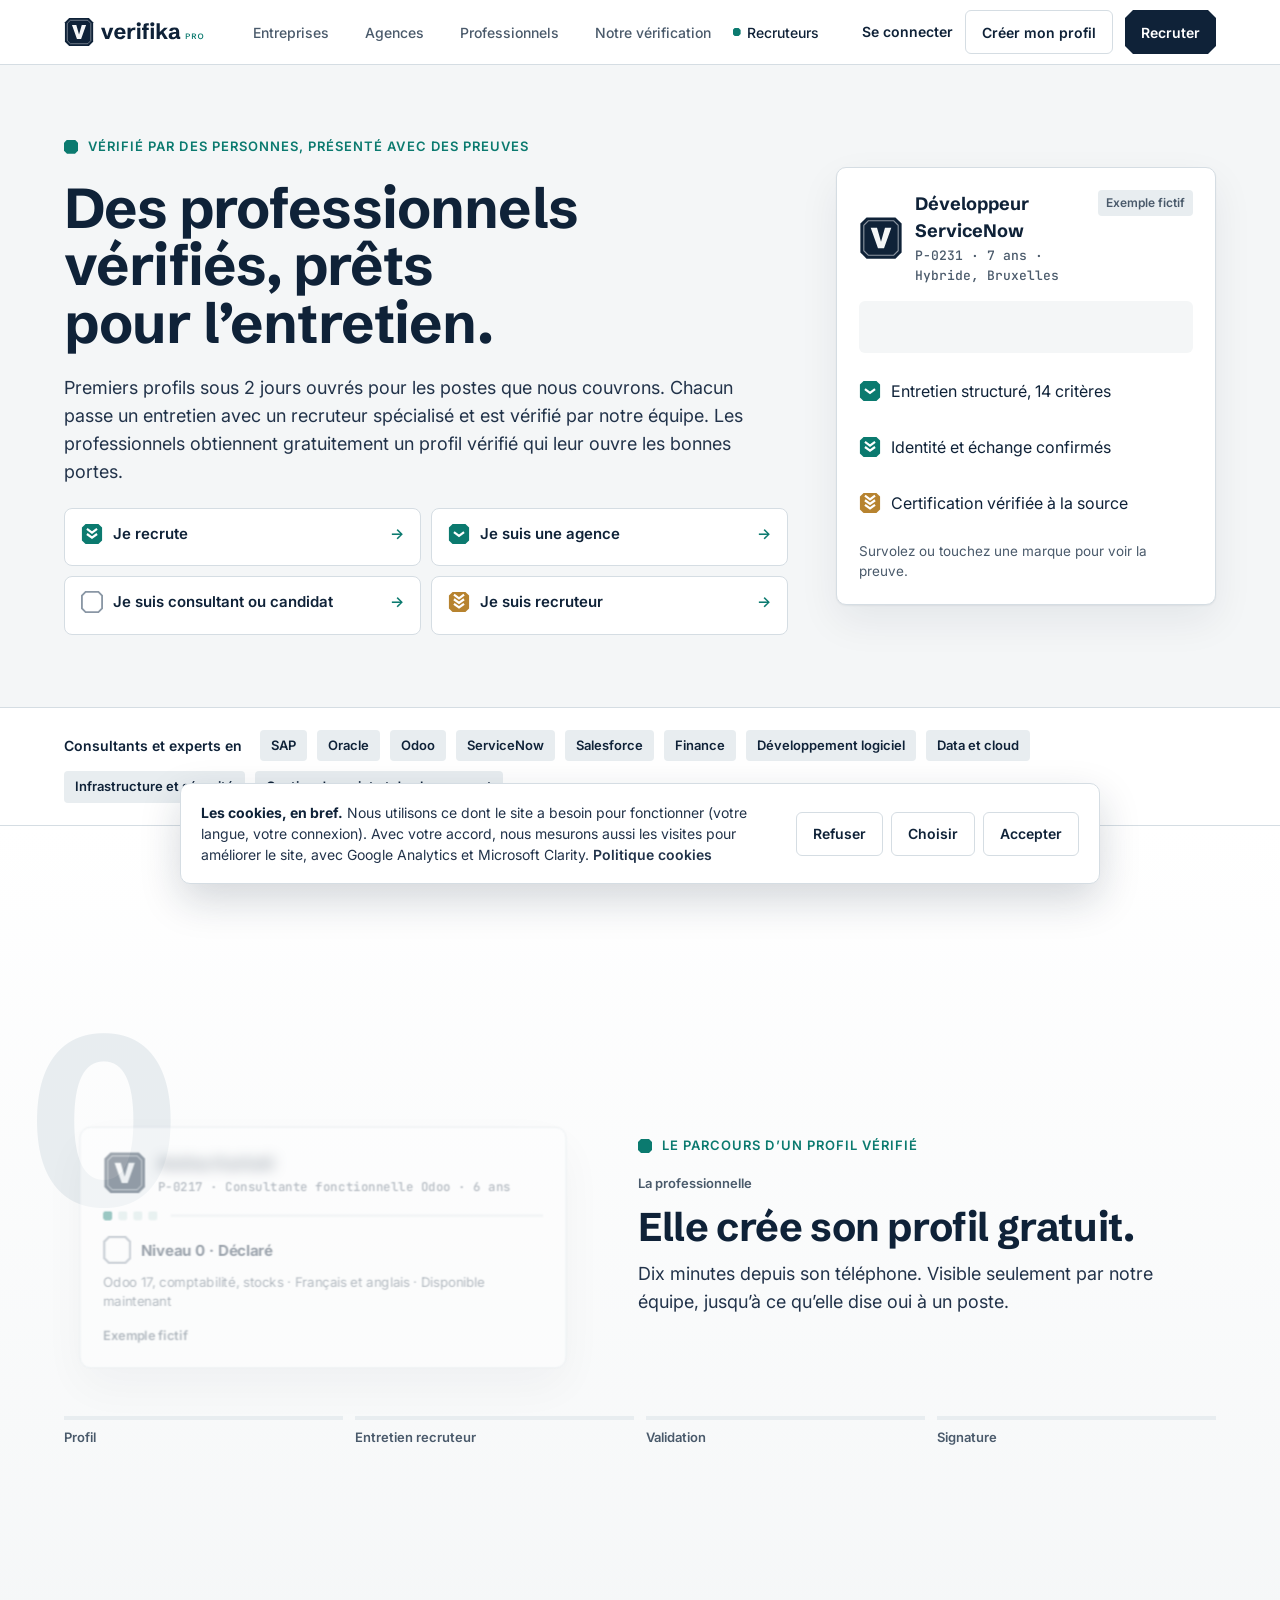
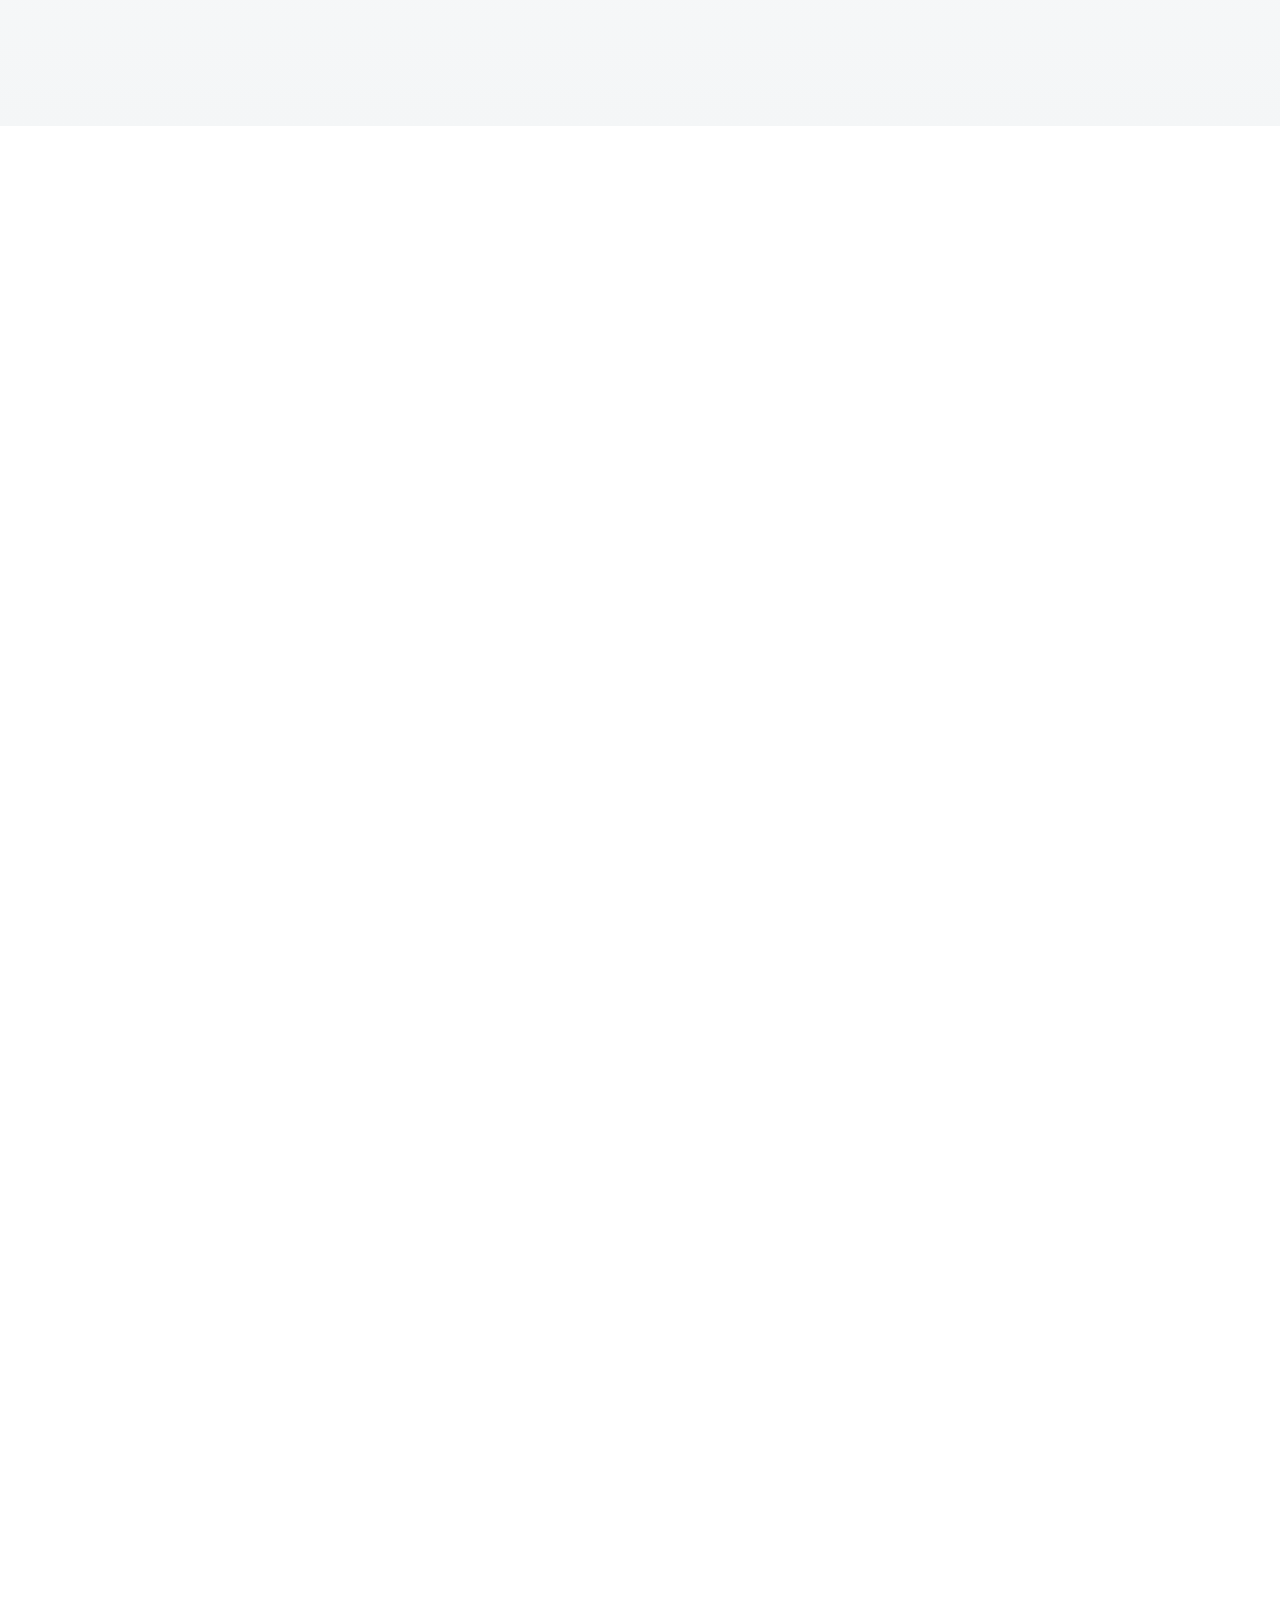
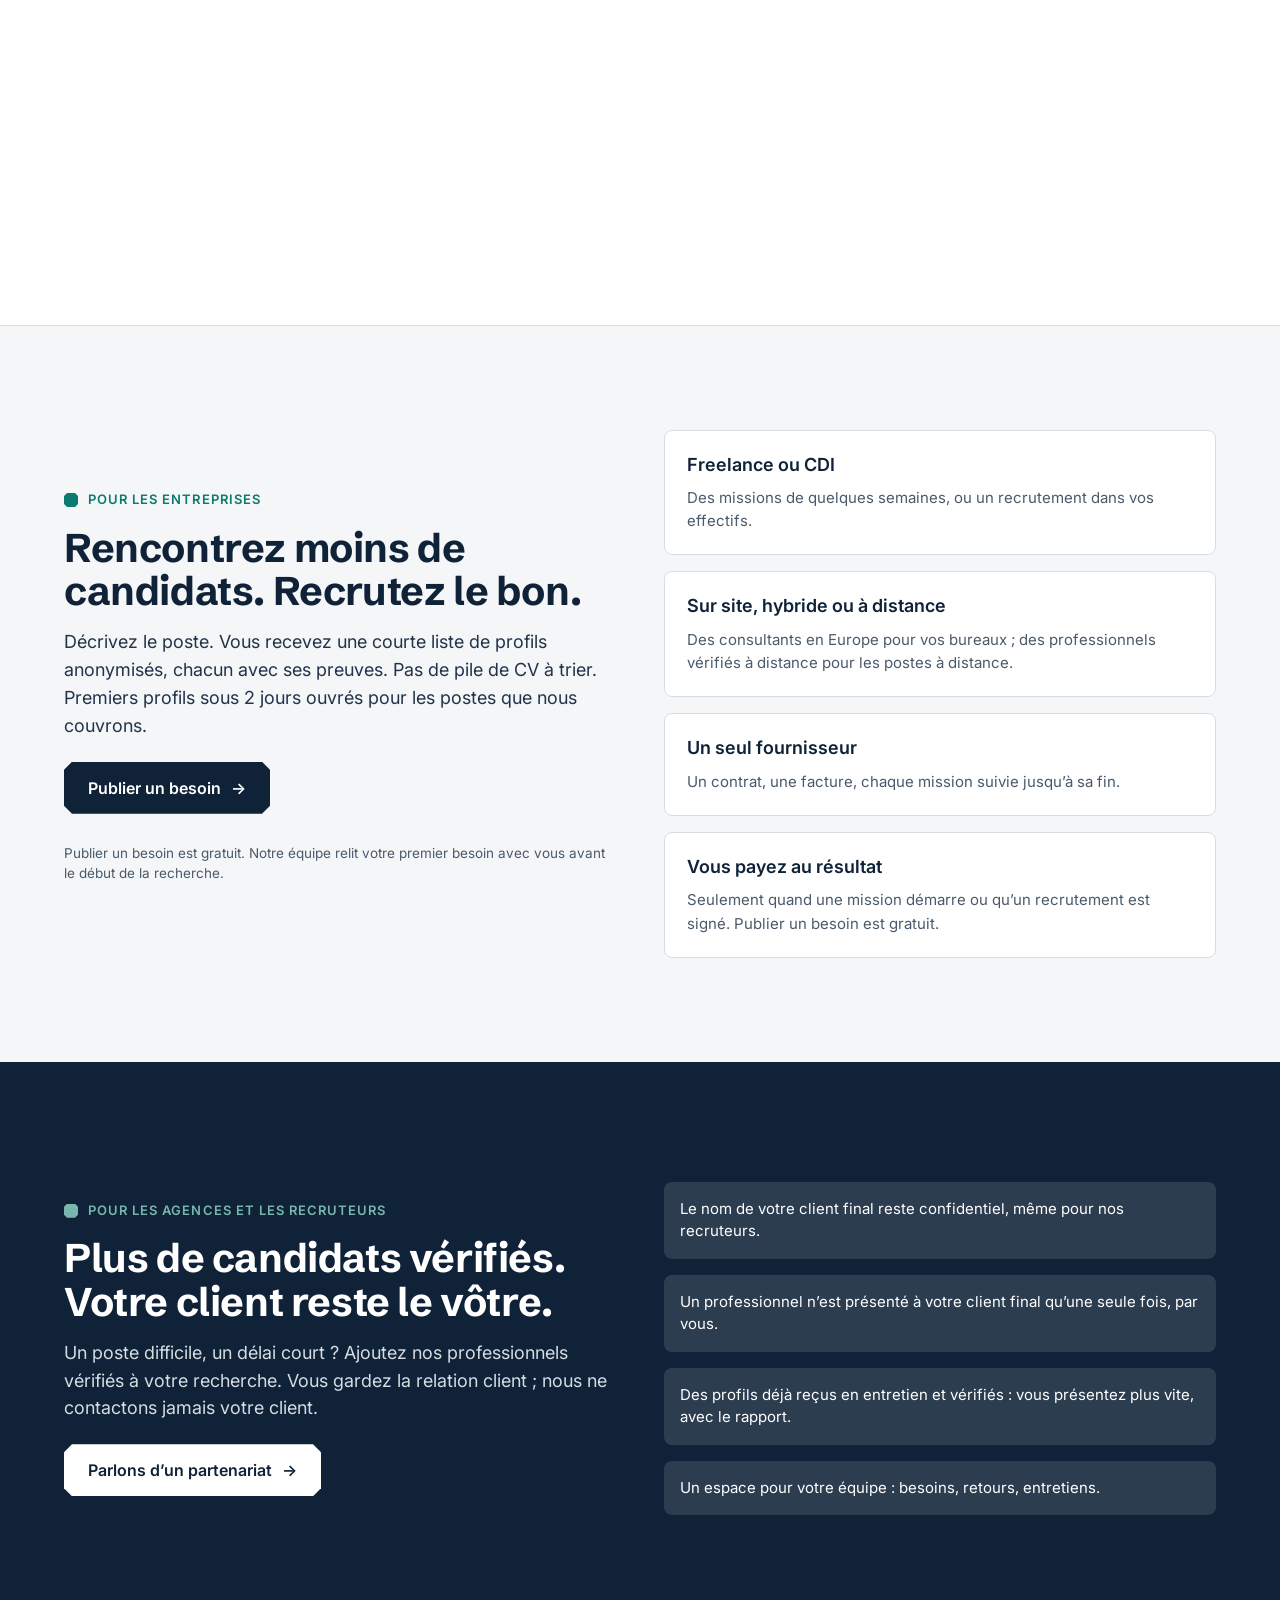
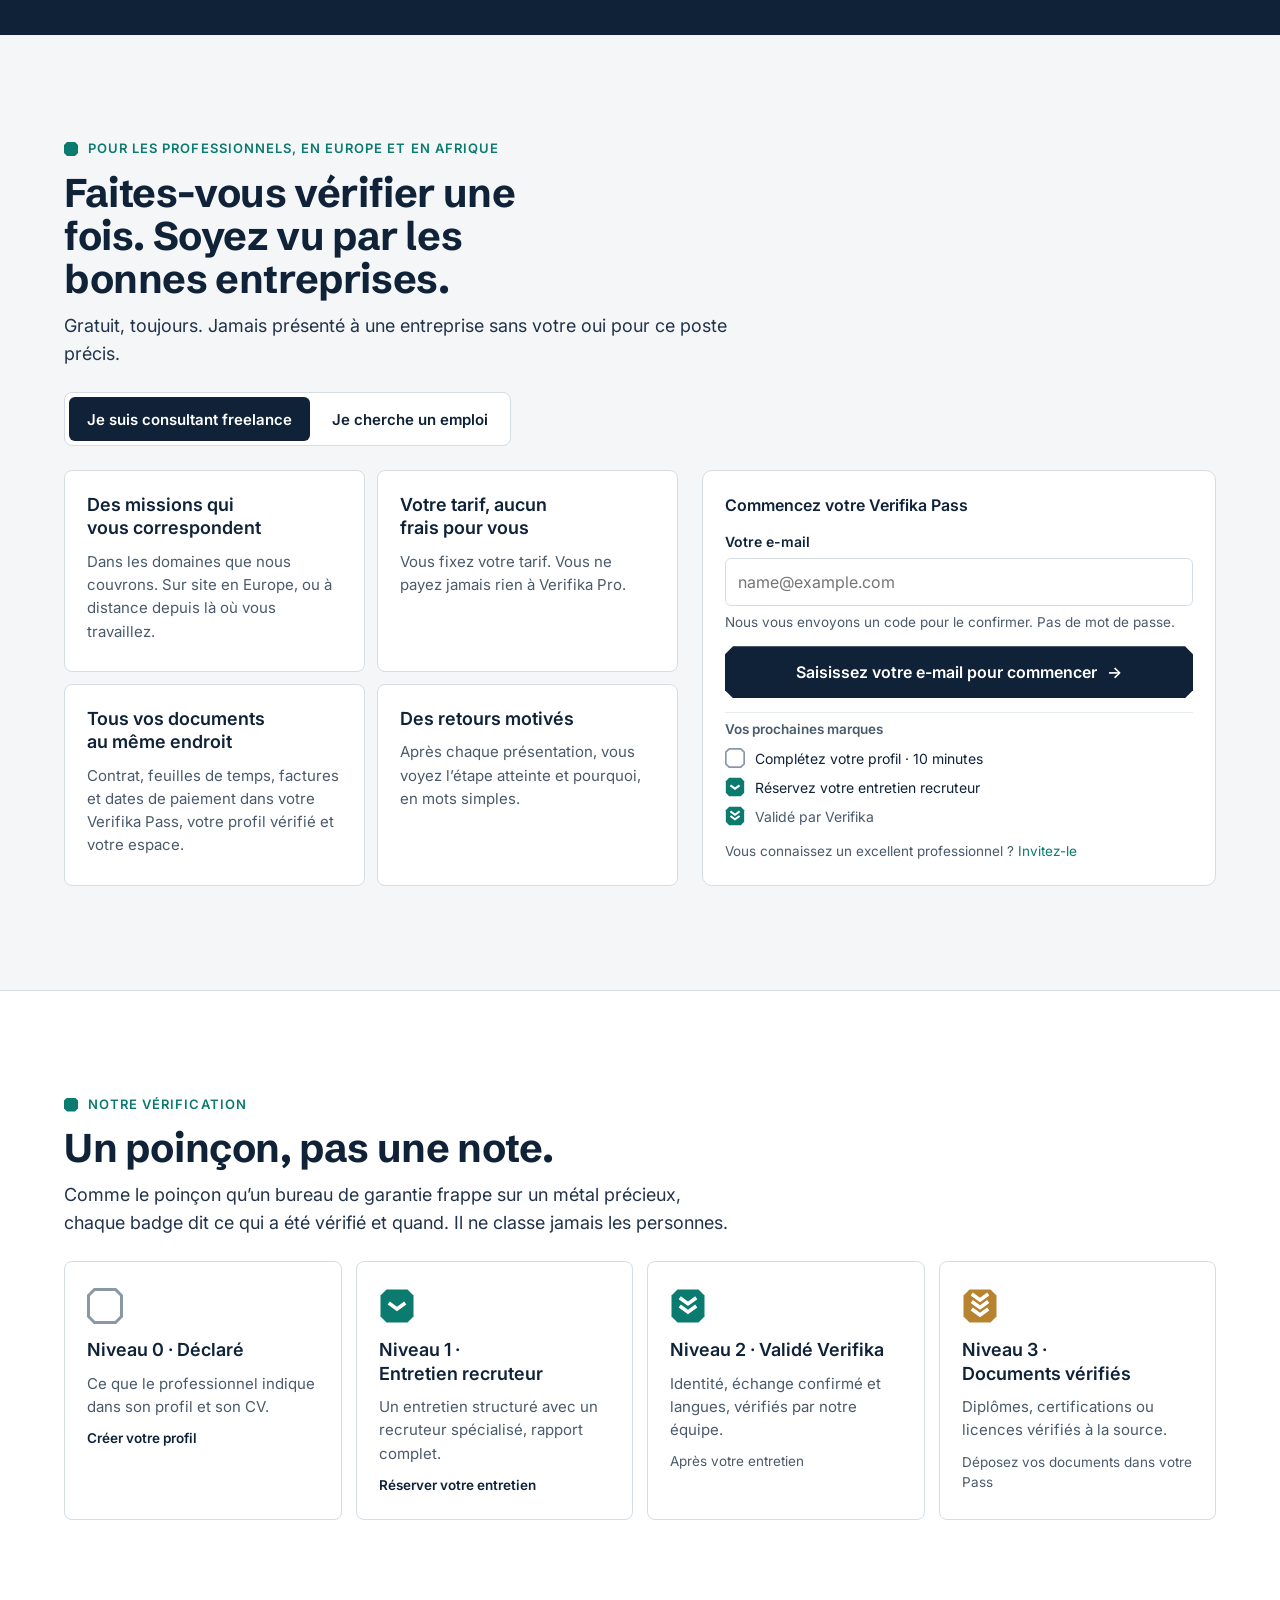
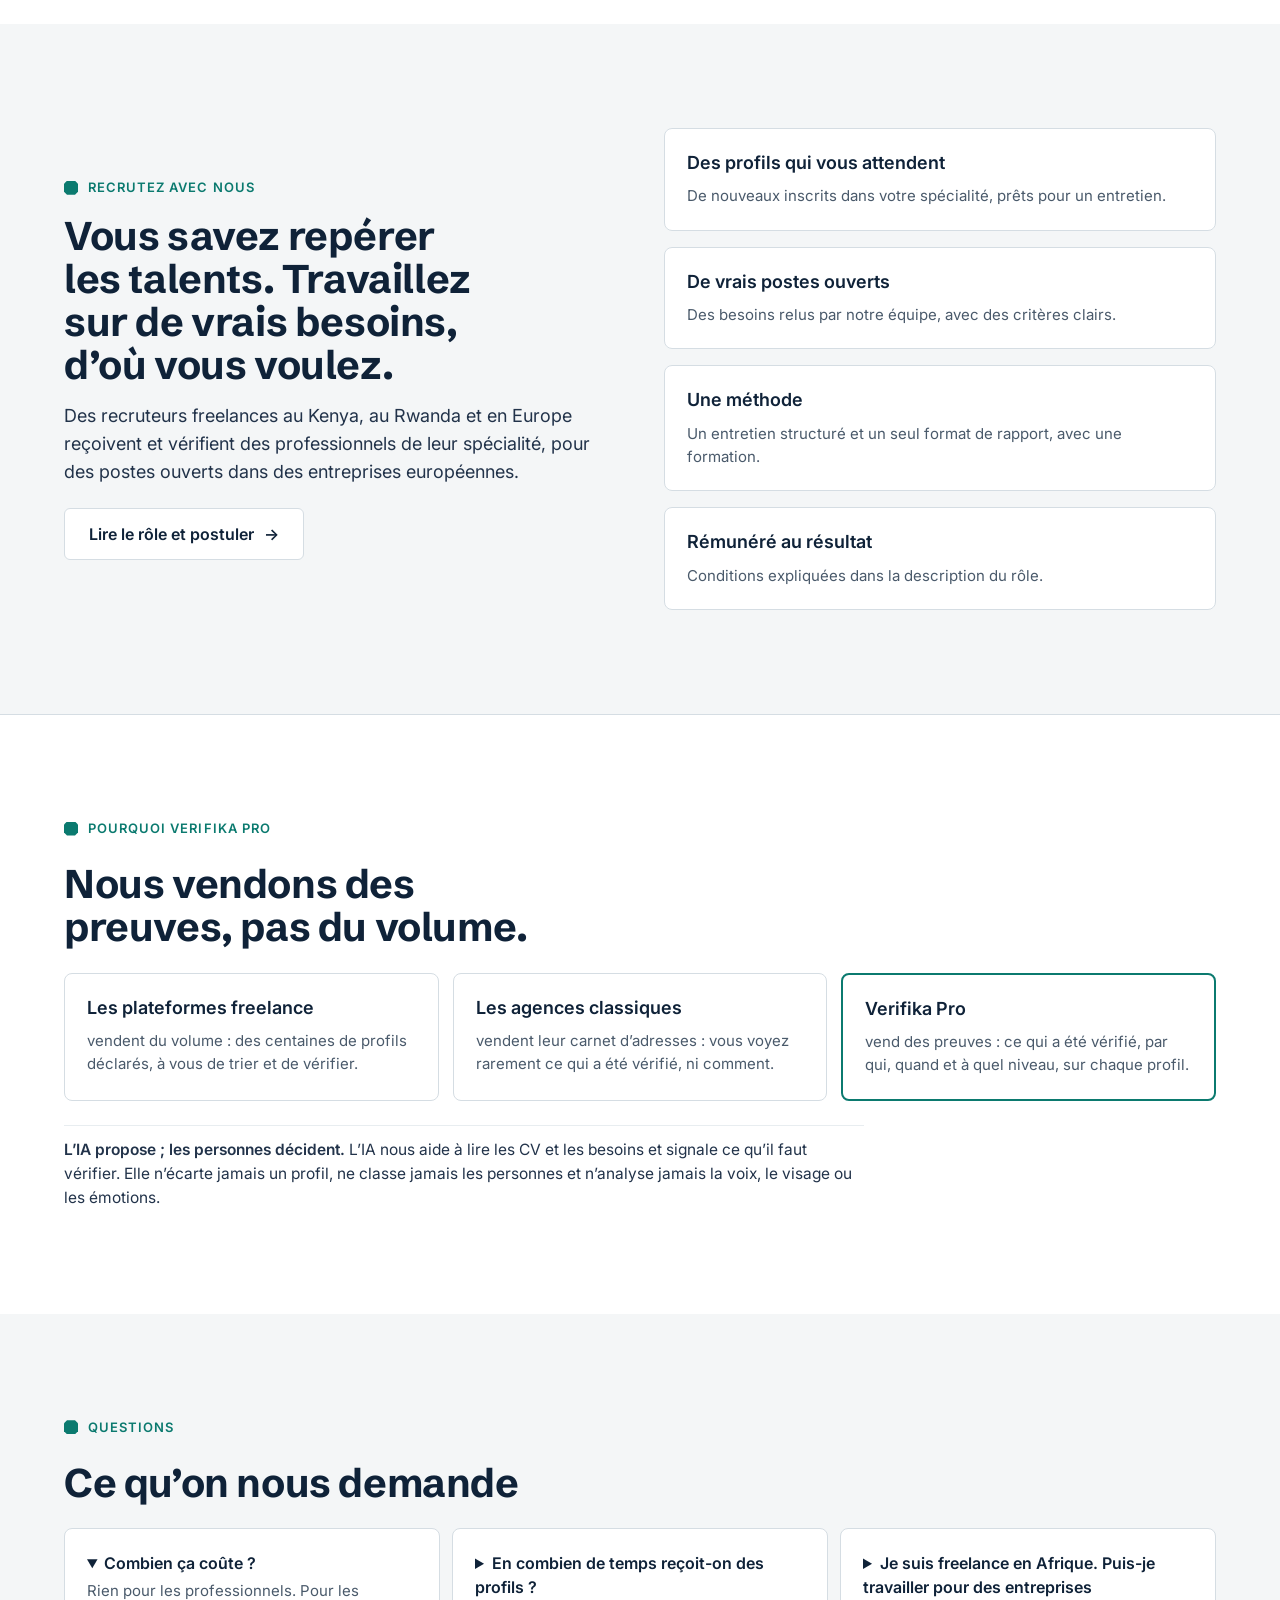
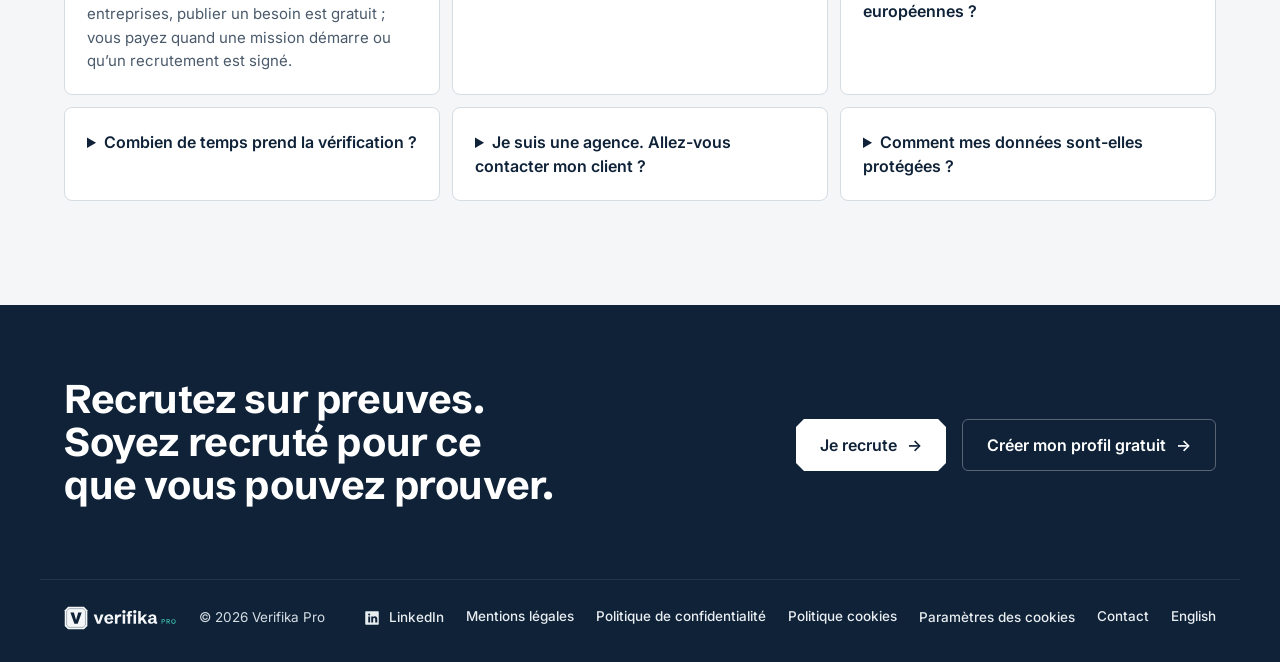
<file: fr/index.html>
<!doctype html>
<html lang="fr">
<head>
<meta charset="utf-8">
<meta name="viewport" content="width=device-width, initial-scale=1, viewport-fit=cover">
<meta name="robots" content="noindex, nofollow">
<title data-i18n="meta.title">Verifika Pro – des professionnels vérifiés, prêts pour l’entretien</title>
<meta name="description" data-i18n-attr="content:meta.description" content="Des profils passés en entretien avec un recruteur spécialisé et vérifiés par notre équipe, présentés avec leurs preuves. Premiers profils sous 2 jours ouvrés pour les postes que nous couvrons. Gratuit pour les professionnels.">
<link rel="canonical" href="https://verifika.pro/fr/">
<link rel="alternate" hreflang="en" href="https://verifika.pro/">
<link rel="alternate" hreflang="fr" href="https://verifika.pro/fr/">
<link rel="alternate" hreflang="x-default" href="https://verifika.pro/">
<meta property="og:type" content="website">
<meta property="og:site_name" content="Verifika Pro">
<meta property="og:title" data-i18n-attr="content:meta.og_title" content="Verifika Pro – Vérifié par des personnes, présenté avec des preuves">
<meta property="og:description" data-i18n-attr="content:meta.description" content="Des profils passés en entretien avec un recruteur spécialisé et vérifiés par notre équipe, présentés avec leurs preuves. Premiers profils sous 2 jours ouvrés pour les postes que nous couvrons. Gratuit pour les professionnels.">
<meta property="og:image" content="https://verifika.pro/assets/share.png">
<meta property="og:image:width" content="1200">
<meta property="og:image:height" content="630">
<meta name="twitter:card" content="summary_large_image">
<meta name="twitter:image" content="https://verifika.pro/assets/share.png">
<link rel="icon" href="/assets/favicon.svg" type="image/svg+xml">
<link rel="apple-touch-icon" href="/assets/apple-touch-icon-180.png">
<link rel="preconnect" href="https://fonts.googleapis.com">
<link rel="preconnect" href="https://fonts.gstatic.com" crossorigin>
<link rel="stylesheet" href="https://fonts.googleapis.com/css2?family=Schibsted+Grotesk:wght@600;700&family=Inter:wght@400;500;600&family=JetBrains+Mono:wght@500&display=swap&subset=latin">
<link rel="stylesheet" href="/assets/tokens.css?v=8d230a28c1">
<link rel="stylesheet" href="/assets/site.css?v=afcaf02403">
<script src="/assets/site-config.js"></script>
<script type="application/ld+json">{"@context":"https://schema.org","@type":"Organization","name":"Verifika Pro","url":"https://verifika.pro/","logo":"https://verifika.pro/assets/verifika-symbol.svg","sameAs":["https://www.linkedin.com/company/verifika-pro"]}</script>
<script type="application/ld+json">{"@context":"https://schema.org","@type":"FAQPage","inLanguage":"fr","mainEntity":[{"@type":"Question","name":"Combien ça coûte ?","acceptedAnswer":{"@type":"Answer","text":"Rien pour les professionnels. Pour les entreprises, publier un besoin est gratuit ; vous payez quand une mission démarre ou qu’un recrutement est signé."}},{"@type":"Question","name":"En combien de temps reçoit-on des profils ?","acceptedAnswer":{"@type":"Answer","text":"Premiers profils sous 2 jours ouvrés pour les postes que nous couvrons. Votre avis sur chaque profil rend les suivants plus justes."}},{"@type":"Question","name":"Je suis freelance en Afrique. Puis-je travailler pour des entreprises européennes ?","acceptedAnswer":{"@type":"Answer","text":"Oui, pour des postes à distance compatibles avec votre fuseau horaire et vos langues. C’est la vérification qui fait la différence."}},{"@type":"Question","name":"Combien de temps prend la vérification ?","acceptedAnswer":{"@type":"Answer","text":"Les profils qui correspondent à des postes ouverts passent en entretien en premier ; les autres dès qu’un recruteur du domaine est disponible."}},{"@type":"Question","name":"Je suis une agence. Allez-vous contacter mon client ?","acceptedAnswer":{"@type":"Answer","text":"Jamais. Votre client final reste confidentiel, et un professionnel ne lui est présenté qu’une fois, par vous."}},{"@type":"Question","name":"Comment mes données sont-elles protégées ?","acceptedAnswer":{"@type":"Answer","text":"Codes de connexion à usage unique, accès par rôle, chaque action journalisée. Téléchargez vos données ou demandez leur suppression à tout moment."}}]}</script>
</head>
<body class="landing">
<a class="skip" href="#main" data-i18n="skip">Aller au contenu</a>

<nav class="rail" aria-label="Chapitres" data-i18n-attr="aria-label:rail.label">
  <a class="r1" href="#proof"><span class="n"></span><span data-i18n="rail.proof">Preuve</span></a>
  <a class="r2" href="#journey"><span class="n"></span><span data-i18n="rail.journey">Parcours</span></a>
  <a class="r3" href="#companies"><span class="n"></span><span data-i18n="rail.companies">Entreprises</span></a>
  <a class="r4" href="#agencies"><span class="n"></span><span data-i18n="rail.agencies">Agences</span></a>
  <a class="r5" href="#professionals"><span class="n"></span><span data-i18n="rail.pros">Professionnels</span></a>
  <a class="r6" href="#verification"><span class="n"></span><span data-i18n="rail.verification">Vérification</span></a>
  <a class="r7" href="#recruiters"><span class="n"></span><span data-i18n="rail.recruiters">Recruteurs</span></a>
</nav>

<header class="top">
  <div class="w top-bar">
    <a class="brand" href="./" aria-label="Verifika Pro">
      <img class="logo-light" src="/assets/verifika-pro-horizontal.svg" alt="Verifika Pro" width="140" height="30">
      <img class="logo-dark" src="/assets/verifika-pro-horizontal-reverse.svg" alt="Verifika Pro" width="140" height="30">
    </a>
    <nav class="main-nav" aria-label="Menu principal" data-i18n-attr="aria-label:nav.label">
      <a class="nv" href="#companies" data-i18n="nav.companies">Entreprises</a>
      <a class="nv" href="#agencies" data-i18n="nav.agencies">Agences</a>
      <a class="nv" href="#professionals" data-i18n="nav.pros">Professionnels</a>
      <a class="nv" href="#verification" data-i18n="nav.verify">Notre vérification</a>
      <a class="nv" href="#recruiters" data-i18n="nav.recruiters">Recruteurs</a>
    </nav>
    <div class="top-actions">
      <a class="ul top-signin" href="/app/" data-portal="login" data-i18n="nav.signin">Se connecter</a>
      <a class="btn btn-s btn-sm" href="#professionals" data-cta="professional:header" data-i18n="nav.profile">Créer mon profil</a>
      <a class="btn btn-p btn-sm" href="#companies" data-cta="company:header" data-i18n="nav.hire">Recruter</a>
    </div>
  </div>
</header>

<main id="main" class="wrapall">
  <section id="proof" class="w hero">
    <div class="hero-text">
      <span class="eb"><span class="mk"></span><span data-i18n="hero.eyebrow">Vérifié par des personnes, présenté avec des preuves</span></span>
      <h1 class="h1" data-i18n="hero.title">Des professionnels vérifiés, prêts pour l’entretien.</h1>
      <p class="lead"><span data-cfg-text="promise">First profiles within 2 working days for the roles we cover.</span> <span data-i18n="hero.lead">Chacun passe un entretien avec un recruteur spécialisé et est vérifié par notre équipe. Les professionnels obtiennent gratuitement un profil vérifié qui leur ouvre les bonnes portes.</span></p>
      <div class="tiles">
        <a class="tile" href="#companies" data-tile="company"><span class="tt"><img src="/assets/badge-level-2.svg" alt="" width="22" height="22"><span data-i18n="tile.company">Je recrute</span><span class="ar" aria-hidden="true">→</span></span><span class="pr" data-i18n="tile.company_p">Une courte liste en 2 jours ouvrés. Vous payez au résultat.</span></a>
        <a class="tile" href="#agencies" data-tile="agency"><span class="tt"><img src="/assets/badge-level-1.svg" alt="" width="22" height="22"><span data-i18n="tile.agency">Je suis une agence</span><span class="ar" aria-hidden="true">→</span></span><span class="pr" data-i18n="tile.agency_p">Plus de candidats vérifiés. Votre client reste le vôtre.</span></a>
        <a class="tile" href="#professionals" data-tile="professional"><span class="tt"><img src="/assets/badge-level-0.svg" alt="" width="22" height="22"><span data-i18n="tile.pro">Je suis consultant ou candidat</span><span class="ar" aria-hidden="true">→</span></span><span class="pr" data-i18n="tile.pro_p">Un profil vérifié gratuit. Vous dites oui à chaque poste.</span></a>
        <a class="tile" href="#recruiters" data-tile="recruiter"><span class="tt"><img src="/assets/badge-level-3.svg" alt="" width="22" height="22"><span data-i18n="tile.recruiter">Je suis recruteur</span><span class="ar" aria-hidden="true">→</span></span><span class="pr" data-i18n="tile.recruiter_p">Faites passer des entretiens dans votre spécialité.</span></a>
      </div>
    </div>
    <aside class="herocard" aria-label="Exemple fictif de profil vérifié" data-i18n-attr="aria-label:hero.card_label">
      <div class="hc-head">
        <div class="hc-who">
          <img src="/assets/verifika-symbol.svg" alt="" width="44" height="44">
          <div class="hc-id">
            <span class="hc-name" data-i18n="hero.card_title">Développeur ServiceNow</span>
            <span class="mono muted" data-i18n="hero.card_meta">P-0231 · 7 ans · Hybride, Bruxelles</span>
          </div>
        </div>
        <span class="tag" data-i18n="fictitious">Exemple fictif</span>
      </div>
      <div class="hc-levels">
        <div class="lv lv1"><img src="/assets/badge-level-0.svg" alt="" width="28" height="28"><span data-i18n="level.0">Niveau 0 · Déclaré</span></div>
        <div class="lv lv2"><img src="/assets/badge-level-1.svg" alt="" width="28" height="28"><span data-i18n="level.1">Niveau 1 · Entretien recruteur</span></div>
        <div class="lv lv3"><img src="/assets/badge-level-2.svg" alt="" width="28" height="28"><span data-i18n="level.2">Niveau 2 · Validé Verifika</span></div>
        <div class="lv lv4"><img src="/assets/badge-level-3.svg" alt="" width="28" height="28"><span data-i18n="level.3">Niveau 3 · Documents vérifiés</span></div>
      </div>
      <ul class="hc-marks">
        <li><button type="button" class="bdg" aria-describedby="tip1" data-level="1"><img src="/assets/badge-level-1.svg" alt="" width="22" height="22"><span data-i18n="hero.m1">Entretien structuré, 14 critères</span><span class="tip" id="tip1" role="tooltip"><b data-i18n="proof.what">Ce qui a été vérifié</b><span data-i18n="hero.m1_tip">Modules ITSM et RH, scripting, deux projets clients, anglais C1. Un rapport avec une preuve pour chaque critère.</span><span class="tm" data-i18n="hero.m1_by">Par un recruteur ServiceNow · 5 nov. 2026</span></span></button></li>
        <li><button type="button" class="bdg" aria-describedby="tip2" data-level="2"><img src="/assets/badge-level-2.svg" alt="" width="22" height="22"><span data-i18n="hero.m2">Identité et échange confirmés</span><span class="tip" id="tip2" role="tooltip"><b data-i18n="proof.what">Ce qui a été vérifié</b><span data-i18n="hero.m2_tip">Pièce d’identité vue, échange vidéo avec l’équipe Verifika, français C1.</span><span class="tm" data-i18n="hero.m2_by">Par l’équipe Verifika · 7 nov. 2026</span></span></button></li>
        <li><button type="button" class="bdg" aria-describedby="tip3" data-level="3"><img src="/assets/badge-level-3.svg" alt="" width="22" height="22"><span data-i18n="hero.m3">Certification vérifiée à la source</span><span class="tip" id="tip3" role="tooltip"><b data-i18n="proof.what">Ce qui a été vérifié</b><span data-i18n="hero.m3_tip">ServiceNow Certified Application Developer, confirmé auprès de l’organisme.</span><span class="tm" data-i18n="hero.m3_by">Par l’équipe Verifika · 12 nov. 2026</span></span></button></li>
      </ul>
      <span class="small muted" data-i18n="hero.hint">Survolez ou touchez une marque pour voir la preuve.</span>
    </aside>
  </section>

  <section class="band" aria-labelledby="domains-title">
    <div class="w band-in">
      <span class="band-title" id="domains-title" data-i18n="domains.title">Consultants et experts en</span>
      <span class="domains" id="domains"><span class="chip">SAP</span><span class="chip">Oracle</span><span class="chip">Odoo</span><span class="chip">ServiceNow</span><span class="chip">Salesforce</span><span class="chip">Finance</span><span class="chip">Développement logiciel</span><span class="chip">Data et cloud</span><span class="chip">Infrastructure et sécurité</span><span class="chip">Gestion de projet et du changement</span></span>
    </div>
  </section>

  <section id="journey" class="journey">
    <div class="pin">
      <div class="w journey-in">
        <div class="journey-card">
          <div class="bignum" aria-hidden="true"><span class="bn bn1 x1">0</span><span class="bn bn2 x2">1</span><span class="bn bn3 x3">2</span><span class="bn bn4 x4">3</span></div>
          <div class="storycard">
            <div class="hc-who">
              <img src="/assets/verifika-symbol.svg" alt="" width="46" height="46">
              <div class="hc-id">
                <span class="hc-name blur">Amina Kariuki</span>
                <span class="mono muted" data-i18n="story.meta">P-0217 · Consultante fonctionnelle Odoo · 6 ans</span>
              </div>
            </div>
            <div class="dots" aria-hidden="true"><span class="dot"></span><span class="dot d2"></span><span class="dot d3"></span><span class="dot d4"></span><span class="track"><span class="bar"></span></span></div>
            <div class="card-states">
              <div class="cs cs1 x1"><div class="cs-h"><img src="/assets/badge-level-0.svg" alt="" width="30" height="30"><b data-i18n="level.0">Niveau 0 · Déclaré</b></div><span class="muted" data-i18n="story.c1">Odoo 17, comptabilité, stocks · Français et anglais · Disponible maintenant</span></div>
              <div class="cs cs2 x2"><div class="cs-h"><img src="/assets/badge-level-1.svg" alt="" width="30" height="30"><b data-i18n="level.1">Niveau 1 · Entretien recruteur</b></div><span class="muted" data-i18n="story.c2">Entretien structuré de 45 minutes · 12 critères, rapport avec preuves · 5 nov.</span></div>
              <div class="cs cs3 x3"><div class="cs-h"><img src="/assets/badge-level-2.svg" alt="" width="30" height="30"><b data-i18n="level.2">Niveau 2 · Validé Verifika</b></div><span class="muted" data-i18n="story.c3">Identité, échange confirmé, français C2 · 7 nov.</span></div>
              <div class="cs cs4 x4"><div class="cs-h"><img src="/assets/badge-level-3.svg" alt="" width="30" height="30"><b data-i18n="story.c4_h">Signée avec un distributeur en Belgique</b></div><span class="muted" data-i18n="story.c4">Anonyme jusqu’à l’entretien, prénom pour l’appel, identité complète à la signature · 14 nov.</span></div>
            </div>
            <span class="small strong muted" data-i18n="fictitious">Exemple fictif</span>
          </div>
        </div>
        <div class="journey-text">
          <span class="eb"><span class="mk"></span><span data-i18n="story.eyebrow">Le parcours d’un profil vérifié</span></span>
          <div class="story-steps">
            <div class="st x1"><span class="who" data-i18n="story.s1_who">La professionnelle</span><h2 class="h2" data-i18n="story.s1_t">Elle crée son profil gratuit.</h2><p class="lead" data-i18n="story.s1_p">Dix minutes depuis son téléphone. Visible seulement par notre équipe, jusqu’à ce qu’elle dise oui à un poste.</p></div>
            <div class="st x2"><span class="who accent" data-i18n="story.s2_who">Un recruteur Verifika</span><h2 class="h2" data-i18n="story.s2_t">Un spécialiste la reçoit en entretien.</h2><p class="lead" data-i18n="story.s2_p">Une méthode, un rapport, critère par critère. Son profil obtient sa première marque.</p></div>
            <div class="st x3"><span class="who accent" data-i18n="story.s3_who">L’équipe Verifika</span><h2 class="h2" data-i18n="story.s3_t">Notre équipe valide.</h2><p class="lead" data-i18n="story.s3_p">Identité, échange confirmé et langues. Le niveau et la date figurent sur son profil.</p></div>
            <div class="st x4"><span class="who brass" data-i18n="story.s4_who">L’entreprise</span><h2 class="h2" data-i18n="story.s4_t">Ils se rencontrent. Son nom apparaît.</h2><p class="lead" data-i18n="story.s4_p">L’entreprise a vu les preuves, pas son nom. Son prénom pour l’entretien, son identité complète à la signature.</p></div>
          </div>
        </div>
      </div>
      <div class="w progress" aria-hidden="true">
        <div><span class="pg"><span class="g g1"></span></span><span data-i18n="story.p1">Profil</span></div>
        <div><span class="pg"><span class="g g2"></span></span><span data-i18n="story.p2">Entretien recruteur</span></div>
        <div><span class="pg"><span class="g g3"></span></span><span data-i18n="story.p3">Validation</span></div>
        <div><span class="pg"><span class="g g4 g-brass"></span></span><span data-i18n="story.p4">Signature</span></div>
      </div>
    </div>
    <span class="story-end" aria-hidden="true"></span>
  </section>

  <section id="companies" class="w split sec">
    <div class="col">
      <span class="eb"><span class="mk"></span><span data-i18n="co.eyebrow">Pour les entreprises</span></span>
      <h2 class="h2 rv" data-i18n="co.title">Rencontrez moins de candidats. Recrutez le bon.</h2>
      <p class="lead rv"><span data-i18n="co.lead">Décrivez le poste. Vous recevez une courte liste de profils anonymisés, chacun avec ses preuves. Pas de pile de CV à trier.</span> <span data-cfg-text="promise">First profiles within 2 working days for the roles we cover.</span></p>
      <div class="actions">
        <a href="/app/?page=join&amp;kind=company&amp;type=direct_client" data-portal="join" class="btn btn-p" data-cta="company:companies"><span data-i18n="co.cta">Publier un besoin</span><span class="ar" aria-hidden="true">→</span></a>
        <a href="#" class="ul" data-cfg-href="bookings_url" data-booking="company" hidden data-i18n="co.call">Ou réservez un appel de 20 minutes</a>
      </div>
      <p class="small muted" data-i18n="co.note">Publier un besoin est gratuit. Notre équipe relit votre premier besoin avec vous avant le début de la recherche.</p>
    </div>
    <div class="col grid-cards">
      <div class="card spot"><h3 data-i18n="co.k1_t">Freelance ou CDI</h3><p data-i18n="co.k1">Des missions de quelques semaines, ou un recrutement dans vos effectifs.</p></div>
      <div class="card spot"><h3 data-i18n="co.k2_t">Sur site, hybride ou à distance</h3><p data-i18n="co.k2">Des consultants en Europe pour vos bureaux ; des professionnels vérifiés à distance pour les postes à distance.</p></div>
      <div class="card spot"><h3 data-i18n="co.k3_t">Un seul fournisseur</h3><p data-i18n="co.k3">Un contrat, une facture, chaque mission suivie jusqu’à sa fin.</p></div>
      <div class="card spot"><h3 data-i18n="co.k4_t">Vous payez au résultat</h3><p data-i18n="co.k4">Seulement quand une mission démarre ou qu’un recrutement est signé. Publier un besoin est gratuit.</p></div>
    </div>
  </section>

  <section id="agencies" class="agencies">
    <div class="agency-bg" aria-hidden="true"></div>
    <div class="w split sec-lg">
      <div class="col">
        <span class="eb eb-dark"><span class="mk"></span><span data-i18n="ag.eyebrow">Pour les agences et les recruteurs</span></span>
        <h2 class="h2 ag-h" data-i18n="ag.title">Plus de candidats vérifiés. Votre client reste le vôtre.</h2>
        <p class="lead ag-p" data-i18n="ag.lead">Un poste difficile, un délai court ? Ajoutez nos professionnels vérifiés à votre recherche. Vous gardez la relation client ; nous ne contactons jamais votre client.</p>
        <div class="actions"><a href="/app/?page=join&amp;kind=company&amp;type=agency" data-portal="join" class="btn btn-w" data-cta="agency:agencies"><span data-i18n="ag.cta">Parlons d’un partenariat</span><span class="ar" aria-hidden="true">→</span></a></div>
      </div>
      <ul class="col ag-list">
        <li class="ag-li" data-i18n="ag.l1">Le nom de votre client final reste confidentiel, même pour nos recruteurs.</li>
        <li class="ag-li" data-i18n="ag.l2">Un professionnel n’est présenté à votre client final qu’une seule fois, par vous.</li>
        <li class="ag-li" data-i18n="ag.l3">Des profils déjà reçus en entretien et vérifiés : vous présentez plus vite, avec le rapport.</li>
        <li class="ag-li" data-i18n="ag.l4">Un espace pour votre équipe : besoins, retours, entretiens.</li>
      </ul>
    </div>
  </section>

  <section id="professionals" class="w sec stack-lg">
    <div class="stack">
      <span class="eb"><span class="mk"></span><span data-i18n="pro.eyebrow">Pour les professionnels, en Europe et en Afrique</span></span>
      <h2 class="h2 rv" data-i18n="pro.title">Faites-vous vérifier une fois. Soyez vu par les bonnes entreprises.</h2>
      <p class="lead rv" data-i18n="pro.lead">Gratuit, toujours. Jamais présenté à une entreprise sans votre oui pour ce poste précis.</p>
    </div>
    <div class="tabs" role="tablist" aria-label="Votre situation" data-i18n-attr="aria-label:pro.tabs">
      <button type="button" role="tab" id="tab-free" aria-controls="panel-free" aria-selected="true" data-tab="free" data-i18n="pro.tab_free">Je suis consultant freelance</button>
      <button type="button" role="tab" id="tab-job" aria-controls="panel-job" aria-selected="false" tabindex="-1" data-tab="job" data-i18n="pro.tab_job">Je cherche un emploi</button>
    </div>
    <div class="pro-grid">
      <div class="panels">
        <div class="grid-cards panel" id="panel-free" role="tabpanel" aria-labelledby="tab-free">
          <div class="card spot"><h3 data-i18n="pro.f1_t">Des missions qui vous correspondent</h3><p data-i18n="pro.f1">Dans les domaines que nous couvrons. Sur site en Europe, ou à distance depuis là où vous travaillez.</p></div>
          <div class="card spot"><h3 data-i18n="pro.f2_t">Votre tarif, aucun frais pour vous</h3><p data-i18n="pro.f2">Vous fixez votre tarif. Vous ne payez jamais rien à Verifika Pro.</p></div>
          <div class="card spot"><h3 data-i18n="pro.f3_t">Tous vos documents au même endroit</h3><p data-i18n="pro.f3">Contrat, feuilles de temps, factures et dates de paiement dans votre Verifika Pass, votre profil vérifié et votre espace.</p></div>
          <div class="card spot"><h3 data-i18n="pro.f4_t">Des retours motivés</h3><p data-i18n="pro.f4">Après chaque présentation, vous voyez l’étape atteinte et pourquoi, en mots simples.</p></div>
        </div>
        <div class="grid-cards panel" id="panel-job" role="tabpanel" aria-labelledby="tab-job" hidden>
          <div class="card spot"><h3 data-i18n="pro.j1_t">Des postes, pas des sites d’annonces</h3><p data-i18n="pro.j1">Des CDI dans des entreprises qui reçoivent peu de profils, tous vérifiés. Le vôtre en fait partie.</p></div>
          <div class="card spot"><h3 data-i18n="pro.j2_t">Anonyme jusqu’à votre oui</h3><p data-i18n="pro.j2">Votre employeur actuel ne vous trouve jamais. Votre nom n’est communiqué que pour l’entretien.</p></div>
          <div class="card spot"><h3 data-i18n="pro.j3_t">Un recruteur qui vous connaît</h3><p data-i18n="pro.j3">Un recruteur spécialisé vous reçoit une fois et vous présente avec un rapport complet.</p></div>
          <div class="card spot"><h3 data-i18n="pro.f4_t">Des retours motivés</h3><p data-i18n="pro.f4">Après chaque présentation, vous voyez l’étape atteinte et pourquoi, en mots simples.</p></div>
        </div>
      </div>
      <form class="pass-form" id="pass-form" novalidate data-clarity-mask="true">
        <span class="strong" data-i18n="pro.form_title">Commencez votre Verifika Pass</span>
        <div class="field">
          <label for="pemail" data-i18n="pro.email">Votre e-mail</label>
          <div class="input-wrap">
            <input id="pemail" name="email" type="email" autocomplete="email" inputmode="email" placeholder="name@example.com" aria-describedby="pemail-help" data-clarity-mask="true">
            <svg class="valid-mark" width="20" height="20" viewBox="0 0 24 24" fill="none" stroke="currentColor" stroke-width="2.6" stroke-linecap="square" aria-hidden="true"><path d="M5 12l4 4 10-10"></path></svg>
          </div>
          <span class="small muted" id="pemail-help" data-i18n="pro.email_help">Nous vous envoyons un code pour le confirmer. Pas de mot de passe.</span>
        </div>
        <button type="submit" class="btn btn-p" id="pass-submit"><span id="pass-label" data-i18n="pro.btn_empty">Saisissez votre e-mail pour commencer</span><span class="ar" aria-hidden="true">→</span></button>
        <div class="next-marks">
          <span class="small strong muted" data-i18n="pro.next">Vos prochaines marques</span>
          <span class="nm"><img src="/assets/badge-level-0.svg" alt="" width="20" height="20"><span data-i18n="pro.n1">Complétez votre profil · 10 minutes</span></span>
          <span class="nm"><img src="/assets/badge-level-1.svg" alt="" width="20" height="20"><span data-i18n="pro.n2">Réservez votre entretien recruteur</span></span>
          <span class="nm muted"><img src="/assets/badge-level-2.svg" alt="" width="20" height="20"><span data-i18n="pro.n3">Validé par Verifika</span></span>
        </div>
        <p class="small muted"><span data-i18n="pro.invite_q">Vous connaissez un excellent professionnel ?</span> <button type="button" class="ul linkbtn" id="invite-btn" data-i18n="pro.invite">Invitez-le</button><span class="small accent" id="invite-done" role="status" aria-live="polite"></span></p>
      </form>
    </div>
  </section>

  <section id="verification" class="surface-sec">
    <div class="w sec stack-lg">
      <div class="stack">
        <span class="eb"><span class="mk"></span><span data-i18n="ver.eyebrow">Notre vérification</span></span>
        <h2 class="h2 rv" data-i18n="ver.title">Un poinçon, pas une note.</h2>
        <p class="lead rv" data-i18n="ver.lead">Comme le poinçon qu’un bureau de garantie frappe sur un métal précieux, chaque badge dit ce qui a été vérifié et quand. Il ne classe jamais les personnes.</p>
      </div>
      <div class="grid-levels">
        <div class="card"><button type="button" class="bdg" aria-describedby="l0" data-level="0"><img src="/assets/badge-level-0.svg" alt="" width="36" height="36"><span class="sr" data-i18n="ver.show">Voir la preuve</span><span class="tip" id="l0" role="tooltip"><b data-i18n="ver.l0_b">Niveau 0</b><span data-i18n="ver.l0_tip">Informations données par le professionnel. Montrées aux entreprises seulement après un entretien avec un recruteur.</span></span></button><h3 data-i18n="level.0">Niveau 0 · Déclaré</h3><p data-i18n="ver.l0">Ce que le professionnel indique dans son profil et son CV.</p><a class="ul small" href="#professionals" data-i18n="ver.l0_a">Créer votre profil</a></div>
        <div class="card"><button type="button" class="bdg" aria-describedby="l1" data-level="1"><img src="/assets/badge-level-1.svg" alt="" width="36" height="36"><span class="sr" data-i18n="ver.show">Voir la preuve</span><span class="tip" id="l1" role="tooltip"><b data-i18n="ver.l1_b">Niveau 1</b><span data-i18n="ver.l1_tip">Entretien structuré de 45 minutes avec un recruteur du domaine, rapport critère par critère.</span></span></button><h3 data-i18n="level.1">Niveau 1 · Entretien recruteur</h3><p data-i18n="ver.l1">Un entretien structuré avec un recruteur spécialisé, rapport complet.</p><a class="ul small" href="#professionals" data-i18n="ver.l1_a">Réserver votre entretien</a></div>
        <div class="card"><button type="button" class="bdg" aria-describedby="l2" data-level="2"><img src="/assets/badge-level-2.svg" alt="" width="36" height="36"><span class="sr" data-i18n="ver.show">Voir la preuve</span><span class="tip" id="l2" role="tooltip"><b data-i18n="ver.l2_b">Niveau 2</b><span data-i18n="ver.l2_tip">Identité, échange confirmé et langues, vérifiés par l’équipe Verifika.</span></span></button><h3 data-i18n="level.2">Niveau 2 · Validé Verifika</h3><p data-i18n="ver.l2">Identité, échange confirmé et langues, vérifiés par notre équipe.</p><span class="small muted" data-i18n="ver.l2_a">Après votre entretien</span></div>
        <div class="card"><button type="button" class="bdg" aria-describedby="l3" data-level="3"><img src="/assets/badge-level-3.svg" alt="" width="36" height="36"><span class="sr" data-i18n="ver.show">Voir la preuve</span><span class="tip" id="l3" role="tooltip"><b data-i18n="ver.l3_b">Niveau 3</b><span data-i18n="ver.l3_tip">Diplômes, certifications ou licences confirmés auprès de l’organisme qui les délivre.</span></span></button><h3 data-i18n="level.3">Niveau 3 · Documents vérifiés</h3><p data-i18n="ver.l3">Diplômes, certifications ou licences vérifiés à la source.</p><span class="small muted" data-i18n="ver.l3_a">Déposez vos documents dans votre Pass</span></div>
      </div>
    </div>
  </section>

  <section id="recruiters" class="w split sec">
    <div class="col">
      <span class="eb"><span class="mk"></span><span data-i18n="rec.eyebrow">Recrutez avec nous</span></span>
      <h2 class="h2 rv" data-i18n="rec.title">Vous savez repérer les talents. Travaillez sur de vrais besoins, d’où vous voulez.</h2>
      <p class="lead rv" data-i18n="rec.lead">Des recruteurs freelances au Kenya, au Rwanda et en Europe reçoivent et vérifient des professionnels de leur spécialité, pour des postes ouverts dans des entreprises européennes.</p>
      <div class="actions"><a href="/app/?page=apply" data-portal="apply" class="btn btn-s" data-cta="recruiter:recruiters"><span data-i18n="rec.cta">Lire le rôle et postuler</span><span class="ar" aria-hidden="true">→</span></a></div>
    </div>
    <div class="col grid-cards">
      <div class="card spot"><h3 data-i18n="rec.k1_t">Des profils qui vous attendent</h3><p data-i18n="rec.k1">De nouveaux inscrits dans votre spécialité, prêts pour un entretien.</p></div>
      <div class="card spot"><h3 data-i18n="rec.k2_t">De vrais postes ouverts</h3><p data-i18n="rec.k2">Des besoins relus par notre équipe, avec des critères clairs.</p></div>
      <div class="card spot"><h3 data-i18n="rec.k3_t">Une méthode</h3><p data-i18n="rec.k3">Un entretien structuré et un seul format de rapport, avec une formation.</p></div>
      <div class="card spot"><h3 data-i18n="rec.k4_t">Rémunéré au résultat</h3><p data-i18n="rec.k4">Conditions expliquées dans la description du rôle.</p></div>
    </div>
  </section>

  <section class="surface-sec">
    <div class="w sec stack-lg">
      <span class="eb"><span class="mk"></span><span data-i18n="why.eyebrow">Pourquoi Verifika Pro</span></span>
      <h2 class="h2 rv" data-i18n="why.title">Nous vendons des preuves, pas du volume.</h2>
      <div class="grid-why">
        <div class="card"><h3 data-i18n="why.m_t">Les plateformes freelance</h3><p data-i18n="why.m">vendent du volume : des centaines de profils déclarés, à vous de trier et de vérifier.</p></div>
        <div class="card"><h3 data-i18n="why.a_t">Les agences classiques</h3><p data-i18n="why.a">vendent leur carnet d’adresses : vous voyez rarement ce qui a été vérifié, ni comment.</p></div>
        <div class="card card-accent"><h3>Verifika Pro</h3><p data-i18n="why.v">vend des preuves : ce qui a été vérifié, par qui, quand et à quel niveau, sur chaque profil.</p></div>
      </div>
      <p class="ai-note"><b data-i18n="why.ai_b">L’IA propose ; les personnes décident.</b> <span data-i18n="why.ai">L’IA nous aide à lire les CV et les besoins et signale ce qu’il faut vérifier. Elle n’écarte jamais un profil, ne classe jamais les personnes et n’analyse jamais la voix, le visage ou les émotions.</span></p>
    </div>
  </section>

  <section id="faq" class="w sec stack-lg">
    <span class="eb"><span class="mk"></span><span data-i18n="faq.eyebrow">Questions</span></span>
    <h2 class="h2 rv" data-i18n="faq.title">Ce qu’on nous demande</h2>
    <div class="grid-faq">
      <details class="card faq" data-faq="cost" open><summary data-i18n="faq.q1">Combien ça coûte ?</summary><p data-i18n="faq.a1">Rien pour les professionnels. Pour les entreprises, publier un besoin est gratuit ; vous payez quand une mission démarre ou qu’un recrutement est signé.</p></details>
      <details class="card faq" data-faq="speed"><summary data-i18n="faq.q2">En combien de temps reçoit-on des profils ?</summary><p><span data-cfg-text="promise">First profiles within 2 working days for the roles we cover.</span> <span data-i18n="faq.a2">Votre avis sur chaque profil rend les suivants plus justes.</span></p></details>
      <details class="card faq" data-faq="africa"><summary data-i18n="faq.q3">Je suis freelance en Afrique. Puis-je travailler pour des entreprises européennes ?</summary><p data-i18n="faq.a3">Oui, pour des postes à distance compatibles avec votre fuseau horaire et vos langues. C’est la vérification qui fait la différence.</p></details>
      <details class="card faq" data-faq="verification_time"><summary data-i18n="faq.q4">Combien de temps prend la vérification ?</summary><p data-i18n="faq.a4">Les profils qui correspondent à des postes ouverts passent en entretien en premier ; les autres dès qu’un recruteur du domaine est disponible.</p></details>
      <details class="card faq" data-faq="agency_client"><summary data-i18n="faq.q5">Je suis une agence. Allez-vous contacter mon client ?</summary><p data-i18n="faq.a5">Jamais. Votre client final reste confidentiel, et un professionnel ne lui est présenté qu’une fois, par vous.</p></details>
      <details class="card faq" data-faq="data"><summary data-i18n="faq.q6">Comment mes données sont-elles protégées ?</summary><p data-i18n="faq.a6">Codes de connexion à usage unique, accès par rôle, chaque action journalisée. Téléchargez vos données ou demandez leur suppression à tout moment.</p></details>
    </div>
  </section>
</main>

<section class="closing">
  <div class="w closing-in">
    <h2 class="h2 on-ink" data-i18n="end.title">Recrutez sur preuves. Soyez recruté pour ce que vous pouvez prouver.</h2>
    <div class="actions">
      <a href="#companies" class="btn btn-w" data-cta="company:closing"><span data-i18n="end.hire">Je recrute</span><span class="ar" aria-hidden="true">→</span></a>
      <a href="#professionals" class="btn btn-o" data-cta="professional:closing"><span data-i18n="end.profile">Créer mon profil gratuit</span><span class="ar" aria-hidden="true">→</span></a>
    </div>
  </div>
    <footer class="w site-foot">
    <img class="foot-logo" src="/assets/verifika-pro-horizontal-reverse.svg" alt="Verifika Pro" width="112" height="24">
    <span class="foot-copy">© 2026 Verifika Pro</span>
    <a class="foot-link" href="#" data-cfg-href="linkedin_url" hidden aria-label="Verifika Pro sur LinkedIn" data-i18n-attr="aria-label:foot.linkedin_label"><svg width="18" height="18" viewBox="0 0 24 24" fill="currentColor" aria-hidden="true"><path d="M4 3h16a1 1 0 0 1 1 1v16a1 1 0 0 1-1 1H4a1 1 0 0 1-1-1V4a1 1 0 0 1 1-1zm3 7v8h2.5v-8zm1.25-4a1.4 1.4 0 1 0 0 2.8 1.4 1.4 0 0 0 0-2.8zM11 10v8h2.5v-4.2c0-1.1.6-1.8 1.5-1.8s1.3.6 1.3 1.8V18H19v-4.7c0-2.3-1.2-3.5-3-3.5-1.1 0-1.9.5-2.4 1.2V10z"></path></svg>LinkedIn</a>
    <a class="ul foot-link" href="legal.html" data-i18n="foot.legal">Mentions légales</a>
    <a class="ul foot-link" href="privacy.html" data-i18n="foot.privacy">Politique de confidentialité</a>
    <a class="ul foot-link" href="cookies.html" data-i18n="foot.cookies">Politique cookies</a>
    <button type="button" class="ul foot-link linkbtn" data-cookie-settings data-i18n="foot.cookie_settings">Paramètres des cookies</button>
    <a class="ul foot-link" href="mailto:verifika@nexa-consult.com" data-cfg-mail="entity_email" data-i18n="foot.contact">Contact</a>
    <a class="ul foot-link" href="/" hreflang="en" lang="en" data-lang-switch data-i18n="foot.lang">English</a>
  </footer>

</section>
<div class="ck-banner" id="ck-banner" role="region" aria-label="Cookies" data-i18n-attr="aria-label:ck.region" hidden>
  <div class="ck-box">
    <p class="ck-text"><b data-i18n="ck.title">Les cookies, en bref.</b> <span data-i18n="ck.text">Nous utilisons ce dont le site a besoin pour fonctionner (votre langue, votre connexion). Avec votre accord, nous mesurons aussi les visites pour améliorer le site, avec Google Analytics et Microsoft Clarity.</span> <a class="ul" href="cookies.html" data-i18n="ck.policy">Politique cookies</a></p>
    <div class="ck-actions">
      <button type="button" class="btn btn-s btn-sm" data-ck="reject" data-i18n="ck.reject">Refuser</button>
      <button type="button" class="btn btn-s btn-sm" data-ck="choose" data-i18n="ck.choose">Choisir</button>
      <button type="button" class="btn btn-s btn-sm" data-ck="accept" data-i18n="ck.accept">Accepter</button>
    </div>
  </div>
</div>
<div class="ck-modal" id="ck-modal" hidden>
  <div class="ck-dialog" role="dialog" aria-modal="true" aria-labelledby="ck-title">
    <div class="ck-head"><h2 id="ck-title" data-i18n="ck.settings">Paramètres des cookies</h2><button type="button" class="ck-close" data-ck="close" aria-label="Fermer" data-i18n-attr="aria-label:ck.close">×</button></div>
    <div class="ck-row ck-needed"><div><b data-i18n="ck.needed">Nécessaires au site</b><span data-i18n="ck.needed_t">Votre langue et votre session de connexion. Toujours actifs.</span></div><span class="ck-on" data-i18n="ck.always">Toujours actifs</span></div>
    <div class="ck-row"><div><b id="ck-ana-l" data-i18n="ck.ana">Mesure d’audience</b><span data-i18n="ck.ana_t">Google Analytics et Microsoft Clarity : pages visitées et boutons utilisés, jamais ce que vous saisissez. Conservé 13 mois.</span></div><button type="button" class="sw" role="switch" aria-checked="false" aria-labelledby="ck-ana-l" id="ck-ana"><span></span></button></div>
    <div class="ck-actions ck-end">
      <button type="button" class="btn btn-s btn-sm" data-ck="reject" data-i18n="ck.reject_all">Tout refuser</button>
      <button type="button" class="btn btn-s btn-sm" data-ck="save" data-i18n="ck.save">Enregistrer mon choix</button>
    </div>
    <a class="ul small" href="cookies.html" data-i18n="ck.read">Lire la politique cookies</a>
  </div>
</div>

<script>window.VK_LANG = "fr"; window.VK_T = {"js.btn_valid":"Créer mon profil gratuit","js.btn_sending":"Ouverture de votre inscription…","js.invite_copied":"Lien copié. Envoyez-le à la personne.","js.invite_text":"Je pense que Verifika Pro peut t’intéresser : un profil vérifié gratuit, présenté aux entreprises seulement avec ton accord.","js.opening_soon":"Bientôt disponible.","js.app_title":"Verifika Pro"};</script>
<script src="/assets/site.js?v=ab5e95f41f"></script>
</body>
</html>
</file>
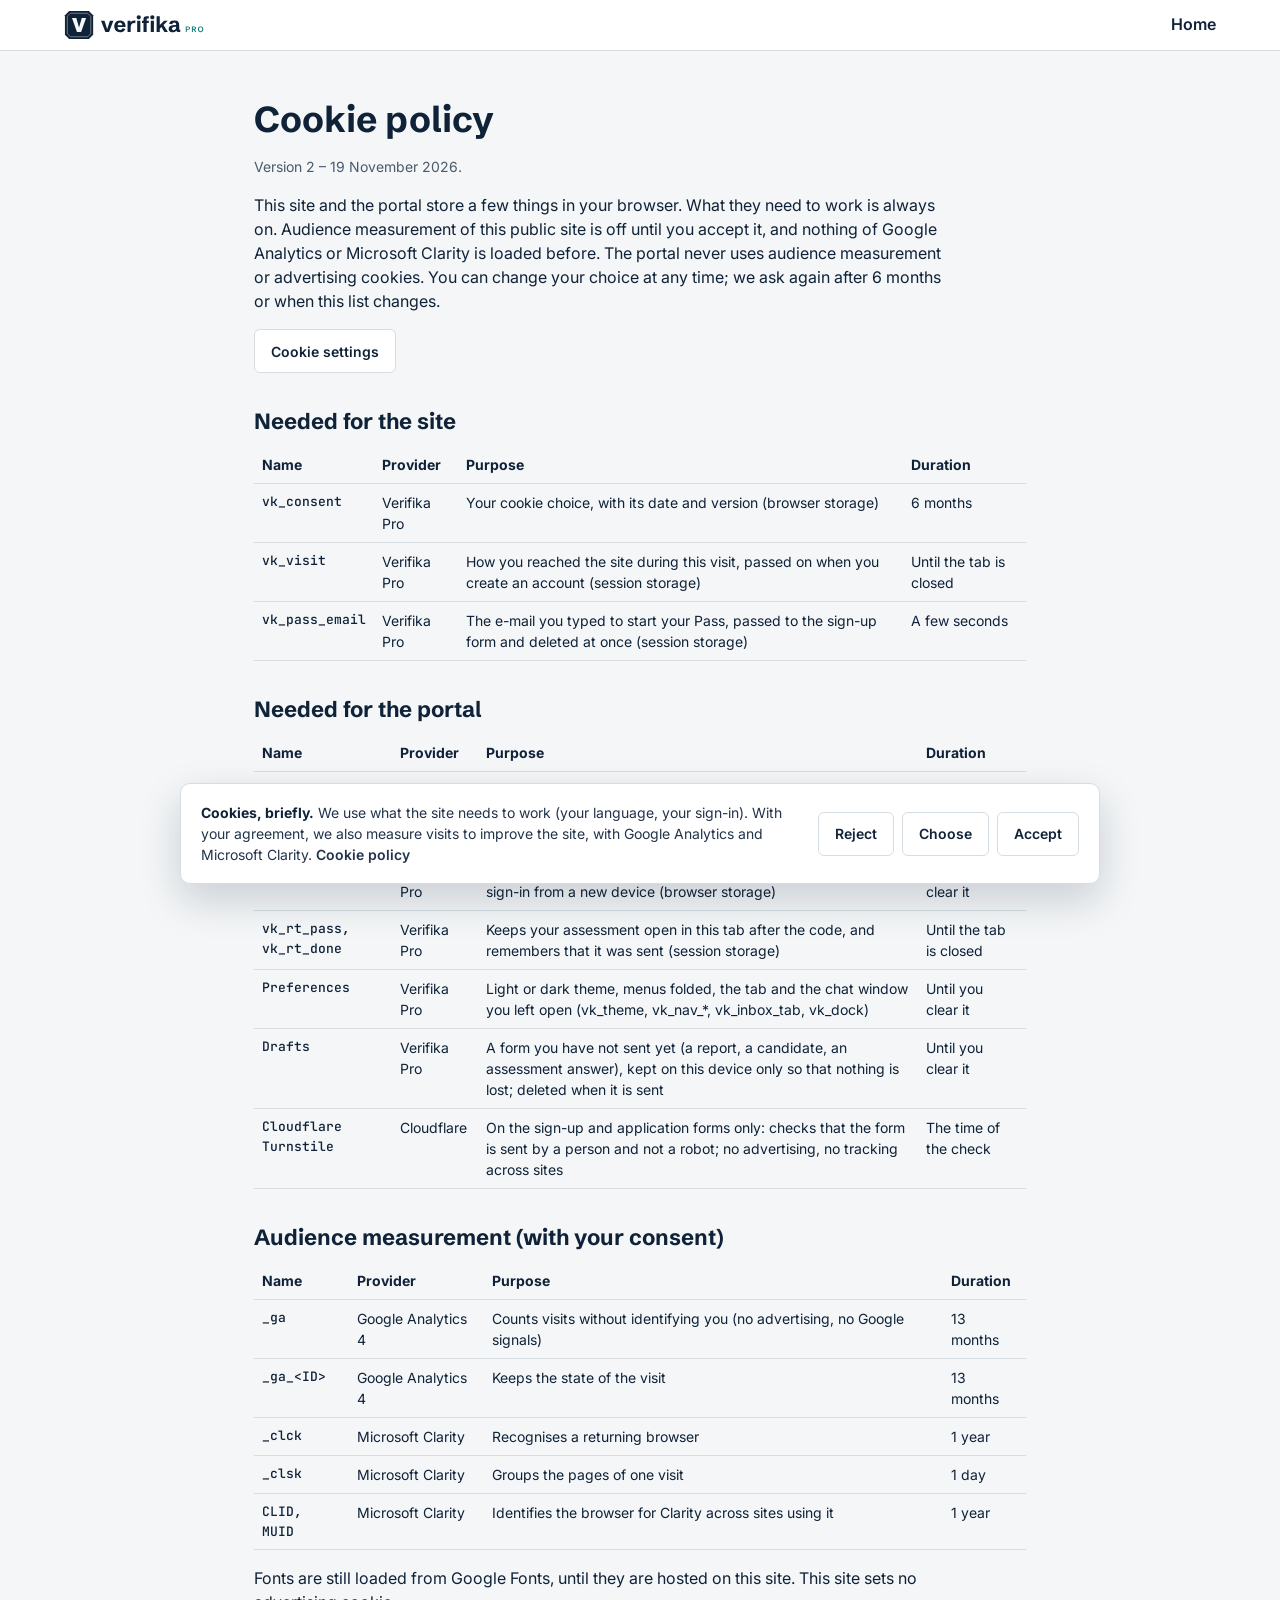
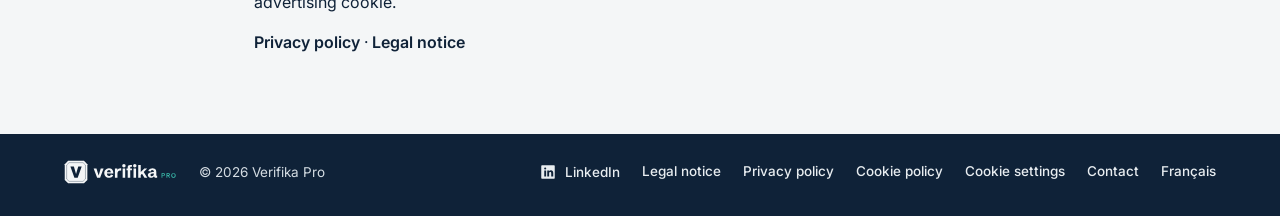
<file: cookies.html>
<!doctype html>
<html lang="en">
<head>
<meta charset="utf-8">
<meta name="viewport" content="width=device-width, initial-scale=1, viewport-fit=cover">
<meta name="robots" content="noindex, nofollow">
<title data-i18n="cookies.t_title">Cookie policy – Verifika Pro</title>
<link rel="canonical" href="https://verifika.pro/cookies.html">
<link rel="alternate" hreflang="en" href="https://verifika.pro/cookies.html">
<link rel="alternate" hreflang="fr" href="https://verifika.pro/fr/cookies.html">
<link rel="alternate" hreflang="x-default" href="https://verifika.pro/cookies.html">
<link rel="icon" href="/assets/favicon.svg" type="image/svg+xml">
<link rel="preconnect" href="https://fonts.googleapis.com">
<link rel="preconnect" href="https://fonts.gstatic.com" crossorigin>
<link rel="stylesheet" href="https://fonts.googleapis.com/css2?family=Schibsted+Grotesk:wght@600;700&family=Inter:wght@400;500;600&family=JetBrains+Mono:wght@500&display=swap&subset=latin">
<link rel="stylesheet" href="/assets/tokens.css?v=8d230a28c1">
<link rel="stylesheet" href="/assets/site.css?v=afcaf02403">
<script src="/assets/site-config.js"></script>
</head>
<body class="page">
<header class="top">
  <div class="w top-bar">
    <a class="brand" href="./" aria-label="Verifika Pro">
      <img class="logo-light" src="/assets/verifika-pro-horizontal.svg" alt="Verifika Pro" width="140" height="30">
      <img class="logo-dark" src="/assets/verifika-pro-horizontal-reverse.svg" alt="Verifika Pro" width="140" height="30">
    </a>
    <div class="top-actions"><a class="ul" href="./" data-i18n="legal.home">Home</a></div>
  </div>
</header>
<main id="main" class="w legal">
  <h1 data-i18n="cookies.h1">Cookie policy</h1>
  <p class="updated" data-i18n="cookies.version">Version 2 – 19 November 2026.</p>
  <p data-i18n="cookies.intro">This site and the portal store a few things in your browser. What they need to work is always on. Audience measurement of this public site is off until you accept it, and nothing of Google Analytics or Microsoft Clarity is loaded before. The portal never uses audience measurement or advertising cookies. You can change your choice at any time; we ask again after 6 months or when this list changes.</p>
  <p><button type="button" class="btn btn-s btn-sm" data-cookie-settings data-i18n="foot.cookie_settings">Cookie settings</button></p>
  <h2 data-i18n="cookies.needed_h">Needed for the site</h2>
  <div class="table-wrap"><table class="ck-table">
    <thead><tr><th data-i18n="cookies.c_name">Name</th><th data-i18n="cookies.c_provider">Provider</th><th data-i18n="cookies.c_purpose">Purpose</th><th data-i18n="cookies.c_duration">Duration</th></tr></thead>
    <tbody>
      <tr><td class="mono">vk_consent</td><td>Verifika Pro</td><td data-i18n="cookies.p_consent">Your cookie choice, with its date and version (browser storage)</td><td data-i18n="cookies.d_6m">6 months</td></tr>
      <tr><td class="mono">vk_visit</td><td>Verifika Pro</td><td data-i18n="cookies.p_visit">How you reached the site during this visit, passed on when you create an account (session storage)</td><td data-i18n="cookies.d_session">Until the tab is closed</td></tr>
      <tr><td class="mono">vk_pass_email</td><td>Verifika Pro</td><td data-i18n="cookies.p_email">The e-mail you typed to start your Pass, passed to the sign-up form and deleted at once (session storage)</td><td data-i18n="cookies.d_seconds">A few seconds</td></tr>
    </tbody>
  </table></div>
  <h2 data-i18n="cookies.portal_h">Needed for the portal</h2>
  <div class="table-wrap"><table class="ck-table">
    <thead><tr><th data-i18n="cookies.c_name">Name</th><th data-i18n="cookies.c_provider">Provider</th><th data-i18n="cookies.c_purpose">Purpose</th><th data-i18n="cookies.c_duration">Duration</th></tr></thead>
    <tbody>
      <tr><td class="mono" data-i18n="cookies.n_portal">Portal session</td><td>Verifika Pro</td><td data-i18n="cookies.p_portal">Keeps you signed in to the portal (session storage); the server keeps only a fingerprint of it, and it ends at sign-out or after a few hours</td><td data-i18n="cookies.d_session">Until the tab is closed</td></tr>
      <tr><td class="mono">vp_device</td><td>Verifika Pro</td><td data-i18n="cookies.p_device">A random number for this browser, so that we can warn you of a sign-in from a new device (browser storage)</td><td data-i18n="cookies.d_until">Until you clear it</td></tr>
      <tr><td class="mono">vk_rt_pass, vk_rt_done</td><td>Verifika Pro</td><td data-i18n="cookies.p_test">Keeps your assessment open in this tab after the code, and remembers that it was sent (session storage)</td><td data-i18n="cookies.d_session">Until the tab is closed</td></tr>
      <tr><td class="mono" data-i18n="cookies.n_prefs">Preferences</td><td>Verifika Pro</td><td data-i18n="cookies.p_prefs">Light or dark theme, menus folded, the tab and the chat window you left open (vk_theme, vk_nav_*, vk_inbox_tab, vk_dock)</td><td data-i18n="cookies.d_until">Until you clear it</td></tr>
      <tr><td class="mono" data-i18n="cookies.n_drafts">Drafts</td><td>Verifika Pro</td><td data-i18n="cookies.p_drafts">A form you have not sent yet (a report, a candidate, an assessment answer), kept on this device only so that nothing is lost; deleted when it is sent</td><td data-i18n="cookies.d_until">Until you clear it</td></tr>
      <tr><td class="mono">Cloudflare Turnstile</td><td>Cloudflare</td><td data-i18n="cookies.p_turnstile">On the sign-up and application forms only: checks that the form is sent by a person and not a robot; no advertising, no tracking across sites</td><td data-i18n="cookies.d_check">The time of the check</td></tr>
    </tbody>
  </table></div>
  <h2 data-i18n="cookies.ana_h">Audience measurement (with your consent)</h2>
  <div class="table-wrap"><table class="ck-table">
    <thead><tr><th data-i18n="cookies.c_name">Name</th><th data-i18n="cookies.c_provider">Provider</th><th data-i18n="cookies.c_purpose">Purpose</th><th data-i18n="cookies.c_duration">Duration</th></tr></thead>
    <tbody>
      <tr><td class="mono">_ga</td><td>Google Analytics 4</td><td data-i18n="cookies.p_ga">Counts visits without identifying you (no advertising, no Google signals)</td><td data-i18n="cookies.d_13m">13 months</td></tr>
      <tr><td class="mono">_ga_&lt;ID&gt;</td><td>Google Analytics 4</td><td data-i18n="cookies.p_ga2">Keeps the state of the visit</td><td data-i18n="cookies.d_13m">13 months</td></tr>
      <tr><td class="mono">_clck</td><td>Microsoft Clarity</td><td data-i18n="cookies.p_clck">Recognises a returning browser</td><td data-i18n="cookies.d_1y">1 year</td></tr>
      <tr><td class="mono">_clsk</td><td>Microsoft Clarity</td><td data-i18n="cookies.p_clsk">Groups the pages of one visit</td><td data-i18n="cookies.d_1d">1 day</td></tr>
      <tr><td class="mono">CLID, MUID</td><td>Microsoft Clarity</td><td data-i18n="cookies.p_clid">Identifies the browser for Clarity across sites using it</td><td data-i18n="cookies.d_1y">1 year</td></tr>
    </tbody>
  </table></div>
  <p data-i18n="cookies.fonts_google">Fonts are still loaded from Google Fonts, until they are hosted on this site. This site sets no advertising cookie.</p>
  <p><a class="ul" href="privacy.html" data-i18n="foot.privacy">Privacy policy</a> · <a class="ul" href="legal.html" data-i18n="foot.legal">Legal notice</a></p>
</main>
<section class="closing closing-slim">
    <footer class="w site-foot">
    <img class="foot-logo" src="/assets/verifika-pro-horizontal-reverse.svg" alt="Verifika Pro" width="112" height="24">
    <span class="foot-copy">© 2026 Verifika Pro</span>
    <a class="foot-link" href="#" data-cfg-href="linkedin_url" hidden aria-label="Verifika Pro on LinkedIn" data-i18n-attr="aria-label:foot.linkedin_label"><svg width="18" height="18" viewBox="0 0 24 24" fill="currentColor" aria-hidden="true"><path d="M4 3h16a1 1 0 0 1 1 1v16a1 1 0 0 1-1 1H4a1 1 0 0 1-1-1V4a1 1 0 0 1 1-1zm3 7v8h2.5v-8zm1.25-4a1.4 1.4 0 1 0 0 2.8 1.4 1.4 0 0 0 0-2.8zM11 10v8h2.5v-4.2c0-1.1.6-1.8 1.5-1.8s1.3.6 1.3 1.8V18H19v-4.7c0-2.3-1.2-3.5-3-3.5-1.1 0-1.9.5-2.4 1.2V10z"></path></svg>LinkedIn</a>
    <a class="ul foot-link" href="legal.html" data-i18n="foot.legal">Legal notice</a>
    <a class="ul foot-link" href="privacy.html" data-i18n="foot.privacy">Privacy policy</a>
    <a class="ul foot-link" href="cookies.html" data-i18n="foot.cookies">Cookie policy</a>
    <button type="button" class="ul foot-link linkbtn" data-cookie-settings data-i18n="foot.cookie_settings">Cookie settings</button>
    <a class="ul foot-link" href="mailto:verifika@nexa-consult.com" data-cfg-mail="entity_email" data-i18n="foot.contact">Contact</a>
    <a class="ul foot-link" href="/fr/cookies.html" hreflang="fr" lang="fr" data-lang-switch data-i18n="foot.lang">Français</a>
  </footer>

</section>
<div class="ck-banner" id="ck-banner" role="region" aria-label="Cookies" data-i18n-attr="aria-label:ck.region" hidden>
  <div class="ck-box">
    <p class="ck-text"><b data-i18n="ck.title">Cookies, briefly.</b> <span data-i18n="ck.text">We use what the site needs to work (your language, your sign-in). With your agreement, we also measure visits to improve the site, with Google Analytics and Microsoft Clarity.</span> <a class="ul" href="cookies.html" data-i18n="ck.policy">Cookie policy</a></p>
    <div class="ck-actions">
      <button type="button" class="btn btn-s btn-sm" data-ck="reject" data-i18n="ck.reject">Reject</button>
      <button type="button" class="btn btn-s btn-sm" data-ck="choose" data-i18n="ck.choose">Choose</button>
      <button type="button" class="btn btn-s btn-sm" data-ck="accept" data-i18n="ck.accept">Accept</button>
    </div>
  </div>
</div>
<div class="ck-modal" id="ck-modal" hidden>
  <div class="ck-dialog" role="dialog" aria-modal="true" aria-labelledby="ck-title">
    <div class="ck-head"><h2 id="ck-title" data-i18n="ck.settings">Cookie settings</h2><button type="button" class="ck-close" data-ck="close" aria-label="Close" data-i18n-attr="aria-label:ck.close">×</button></div>
    <div class="ck-row ck-needed"><div><b data-i18n="ck.needed">Needed for the site</b><span data-i18n="ck.needed_t">Your language and your sign-in session. Always on.</span></div><span class="ck-on" data-i18n="ck.always">Always on</span></div>
    <div class="ck-row"><div><b id="ck-ana-l" data-i18n="ck.ana">Audience measurement</b><span data-i18n="ck.ana_t">Google Analytics and Microsoft Clarity: pages visited and buttons used, never what you type. Kept 13 months.</span></div><button type="button" class="sw" role="switch" aria-checked="false" aria-labelledby="ck-ana-l" id="ck-ana"><span></span></button></div>
    <div class="ck-actions ck-end">
      <button type="button" class="btn btn-s btn-sm" data-ck="reject" data-i18n="ck.reject_all">Reject all</button>
      <button type="button" class="btn btn-s btn-sm" data-ck="save" data-i18n="ck.save">Save my choice</button>
    </div>
    <a class="ul small" href="cookies.html" data-i18n="ck.read">Read the cookie policy</a>
  </div>
</div>

<script>window.VK_LANG = "en"; window.VK_T = {"js.btn_valid":"Create my free profile","js.btn_sending":"Opening your sign-up…","js.invite_copied":"Link copied. Send it to the person.","js.invite_text":"I think Verifika Pro could interest you: a free verified profile, shown to companies only with your agreement.","js.opening_soon":"Opening soon.","js.app_title":"Verifika Pro"};</script>
<script src="/assets/site.js?v=ab5e95f41f"></script>
</body>
</html>
</file>
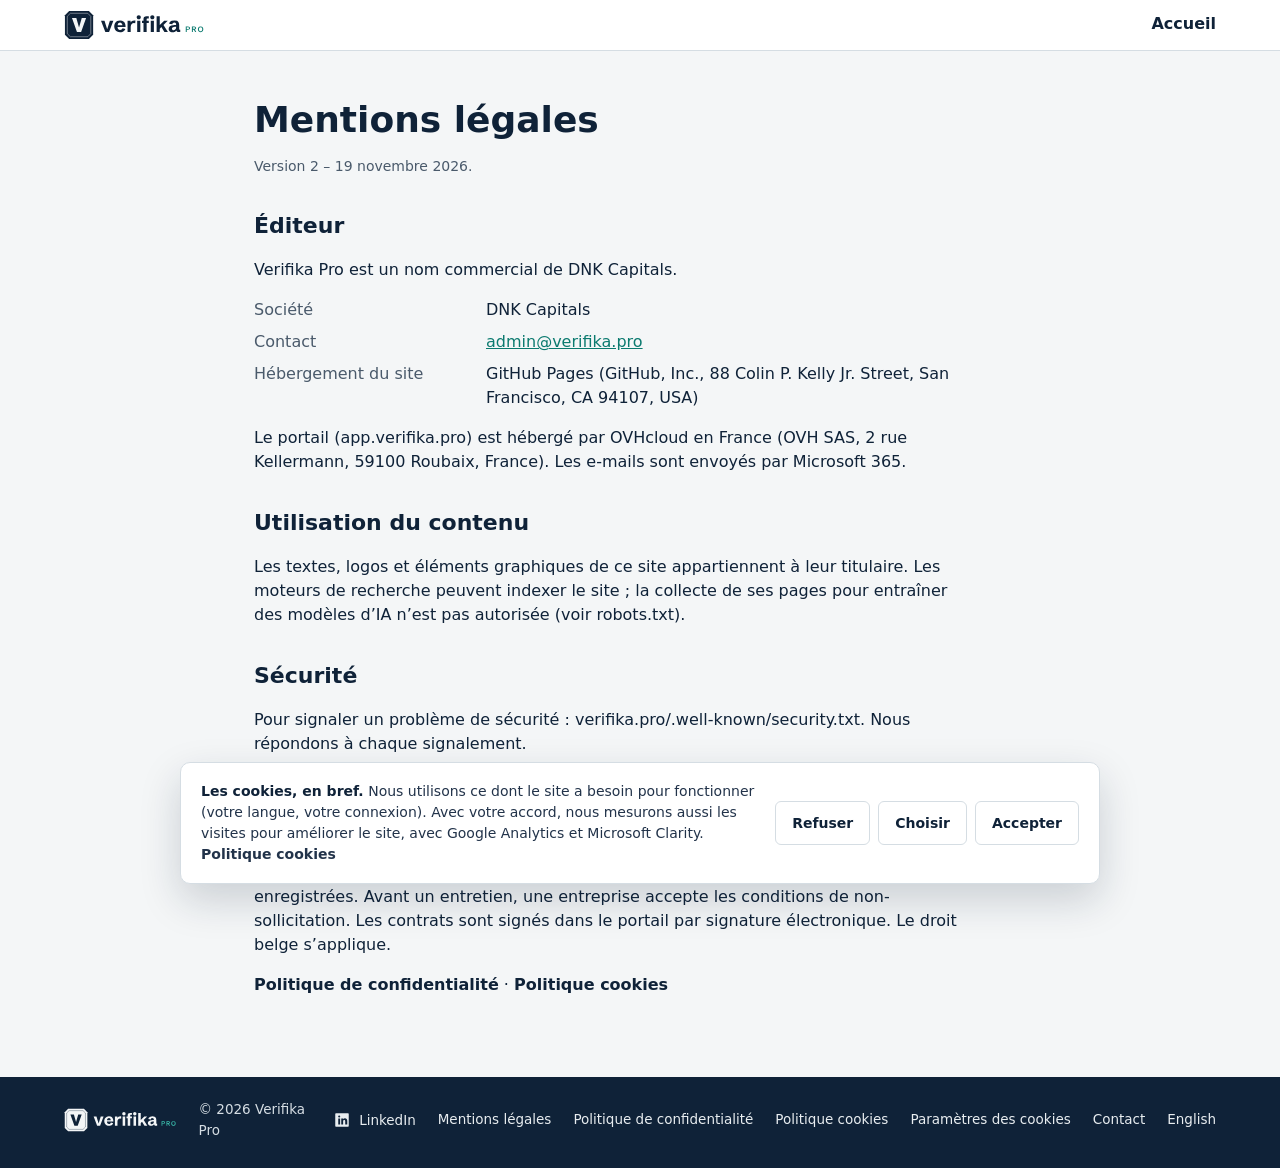
<file: legal-fr.html>
<!doctype html><meta charset="utf-8"><meta name="robots" content="noindex"><title>Verifika Pro</title><meta http-equiv="refresh" content="0; url=/fr/legal.html"><link rel="canonical" href="https://verifika.pro/fr/legal.html"><a href="/fr/legal.html">Mentions légales</a>
</file>
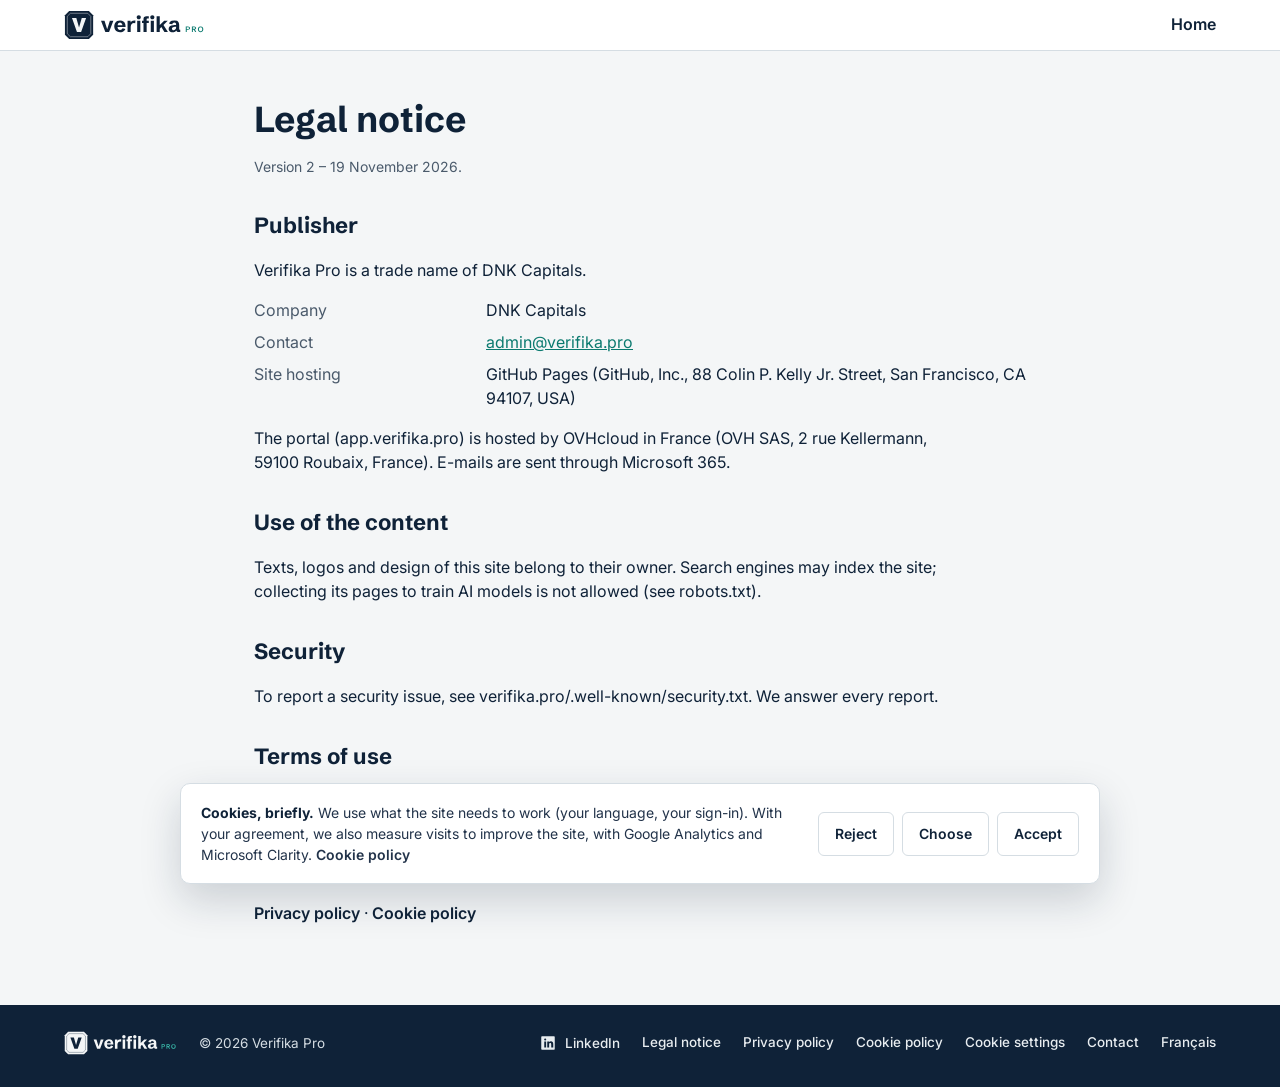
<file: legal.html>
<!doctype html>
<html lang="en">
<head>
<meta charset="utf-8">
<meta name="viewport" content="width=device-width, initial-scale=1, viewport-fit=cover">
<meta name="robots" content="noindex, nofollow">
<title data-i18n="legal.t_title">Legal notice – Verifika Pro</title>
<link rel="canonical" href="https://verifika.pro/legal.html">
<link rel="alternate" hreflang="en" href="https://verifika.pro/legal.html">
<link rel="alternate" hreflang="fr" href="https://verifika.pro/fr/legal.html">
<link rel="alternate" hreflang="x-default" href="https://verifika.pro/legal.html">
<link rel="icon" href="/assets/favicon.svg" type="image/svg+xml">
<link rel="preconnect" href="https://fonts.googleapis.com">
<link rel="preconnect" href="https://fonts.gstatic.com" crossorigin>
<link rel="stylesheet" href="https://fonts.googleapis.com/css2?family=Schibsted+Grotesk:wght@600;700&family=Inter:wght@400;500;600&family=JetBrains+Mono:wght@500&display=swap&subset=latin">
<link rel="stylesheet" href="/assets/tokens.css?v=8d230a28c1">
<link rel="stylesheet" href="/assets/site.css?v=afcaf02403">
<script src="/assets/site-config.js"></script>
</head>
<body class="page">
<header class="top">
  <div class="w top-bar">
    <a class="brand" href="./" aria-label="Verifika Pro">
      <img class="logo-light" src="/assets/verifika-pro-horizontal.svg" alt="Verifika Pro" width="140" height="30">
      <img class="logo-dark" src="/assets/verifika-pro-horizontal-reverse.svg" alt="Verifika Pro" width="140" height="30">
    </a>
    <div class="top-actions"><a class="ul" href="./" data-i18n="legal.home">Home</a></div>
  </div>
</header>
<main id="main" class="w legal">
  <h1 data-i18n="legal.h1">Legal notice</h1>
  <p class="updated" data-i18n="legal.version">Version 2 – 19 November 2026.</p>
  <h2 data-i18n="legal.publisher">Publisher</h2>
  <p data-i18n="legal.trade">Verifika Pro is a trade name of DNK Capitals.</p>
  <dl class="facts">
    <div data-cfg-line="entity_name"><dt data-i18n="legal.f_name">Company</dt><dd data-cfg="entity_name"></dd></div>
    <div data-cfg-line="entity_form"><dt data-i18n="legal.f_form">Legal form</dt><dd data-cfg="entity_form"></dd></div>
    <div data-cfg-line="entity_address"><dt data-i18n="legal.f_address">Registered address</dt><dd data-cfg="entity_address"></dd></div>
    <div data-cfg-line="entity_number"><dt data-i18n="legal.f_number">Company number</dt><dd data-cfg="entity_number" class="mono"></dd></div>
    <div data-cfg-line="entity_vat"><dt data-i18n="legal.f_vat">VAT</dt><dd data-cfg="entity_vat" class="mono"></dd></div>
    <div data-cfg-line="entity_email"><dt data-i18n="legal.f_email">Contact</dt><dd><a data-cfg-mail="entity_email" data-cfg="entity_email" href="#"></a></dd></div>
    <div data-cfg-line="entity_publisher"><dt data-i18n="legal.f_publisher">Publication manager</dt><dd data-cfg="entity_publisher"></dd></div>
    <div data-cfg-line="hosting"><dt data-i18n="legal.f_hosting">Site hosting</dt><dd data-cfg="hosting"></dd></div>
  </dl>
  <p data-i18n="legal.portal">The portal (app.verifika.pro) is hosted by OVHcloud in France (OVH SAS, 2 rue Kellermann, 59100 Roubaix, France). E-mails are sent through Microsoft 365.</p>
  <h2 data-i18n="legal.content_h">Use of the content</h2>
  <p data-i18n="legal.content">Texts, logos and design of this site belong to their owner. Search engines may index the site; collecting its pages to train AI models is not allowed (see robots.txt).</p>
  <h2 data-i18n="legal.security_h">Security</h2>
  <p data-i18n="legal.security">To report a security issue, see verifika.pro/.well-known/security.txt. We answer every report.</p>
  <h2 data-i18n="legal.terms_h">Terms of use</h2>
  <p data-i18n="legal.terms">The terms of use for companies and for professionals are shown and accepted when the account is created; the version and the date accepted are recorded. Before an interview, a company accepts the non-solicitation terms. Contracts are signed in the portal with an electronic signature. Belgian law applies.</p>
  <p><a class="ul" href="privacy.html" data-i18n="foot.privacy">Privacy policy</a> · <a class="ul" href="cookies.html" data-i18n="foot.cookies">Cookie policy</a></p>
</main>
<section class="closing closing-slim">
    <footer class="w site-foot">
    <img class="foot-logo" src="/assets/verifika-pro-horizontal-reverse.svg" alt="Verifika Pro" width="112" height="24">
    <span class="foot-copy">© 2026 Verifika Pro</span>
    <a class="foot-link" href="#" data-cfg-href="linkedin_url" hidden aria-label="Verifika Pro on LinkedIn" data-i18n-attr="aria-label:foot.linkedin_label"><svg width="18" height="18" viewBox="0 0 24 24" fill="currentColor" aria-hidden="true"><path d="M4 3h16a1 1 0 0 1 1 1v16a1 1 0 0 1-1 1H4a1 1 0 0 1-1-1V4a1 1 0 0 1 1-1zm3 7v8h2.5v-8zm1.25-4a1.4 1.4 0 1 0 0 2.8 1.4 1.4 0 0 0 0-2.8zM11 10v8h2.5v-4.2c0-1.1.6-1.8 1.5-1.8s1.3.6 1.3 1.8V18H19v-4.7c0-2.3-1.2-3.5-3-3.5-1.1 0-1.9.5-2.4 1.2V10z"></path></svg>LinkedIn</a>
    <a class="ul foot-link" href="legal.html" data-i18n="foot.legal">Legal notice</a>
    <a class="ul foot-link" href="privacy.html" data-i18n="foot.privacy">Privacy policy</a>
    <a class="ul foot-link" href="cookies.html" data-i18n="foot.cookies">Cookie policy</a>
    <button type="button" class="ul foot-link linkbtn" data-cookie-settings data-i18n="foot.cookie_settings">Cookie settings</button>
    <a class="ul foot-link" href="mailto:verifika@nexa-consult.com" data-cfg-mail="entity_email" data-i18n="foot.contact">Contact</a>
    <a class="ul foot-link" href="/fr/legal.html" hreflang="fr" lang="fr" data-lang-switch data-i18n="foot.lang">Français</a>
  </footer>

</section>
<div class="ck-banner" id="ck-banner" role="region" aria-label="Cookies" data-i18n-attr="aria-label:ck.region" hidden>
  <div class="ck-box">
    <p class="ck-text"><b data-i18n="ck.title">Cookies, briefly.</b> <span data-i18n="ck.text">We use what the site needs to work (your language, your sign-in). With your agreement, we also measure visits to improve the site, with Google Analytics and Microsoft Clarity.</span> <a class="ul" href="cookies.html" data-i18n="ck.policy">Cookie policy</a></p>
    <div class="ck-actions">
      <button type="button" class="btn btn-s btn-sm" data-ck="reject" data-i18n="ck.reject">Reject</button>
      <button type="button" class="btn btn-s btn-sm" data-ck="choose" data-i18n="ck.choose">Choose</button>
      <button type="button" class="btn btn-s btn-sm" data-ck="accept" data-i18n="ck.accept">Accept</button>
    </div>
  </div>
</div>
<div class="ck-modal" id="ck-modal" hidden>
  <div class="ck-dialog" role="dialog" aria-modal="true" aria-labelledby="ck-title">
    <div class="ck-head"><h2 id="ck-title" data-i18n="ck.settings">Cookie settings</h2><button type="button" class="ck-close" data-ck="close" aria-label="Close" data-i18n-attr="aria-label:ck.close">×</button></div>
    <div class="ck-row ck-needed"><div><b data-i18n="ck.needed">Needed for the site</b><span data-i18n="ck.needed_t">Your language and your sign-in session. Always on.</span></div><span class="ck-on" data-i18n="ck.always">Always on</span></div>
    <div class="ck-row"><div><b id="ck-ana-l" data-i18n="ck.ana">Audience measurement</b><span data-i18n="ck.ana_t">Google Analytics and Microsoft Clarity: pages visited and buttons used, never what you type. Kept 13 months.</span></div><button type="button" class="sw" role="switch" aria-checked="false" aria-labelledby="ck-ana-l" id="ck-ana"><span></span></button></div>
    <div class="ck-actions ck-end">
      <button type="button" class="btn btn-s btn-sm" data-ck="reject" data-i18n="ck.reject_all">Reject all</button>
      <button type="button" class="btn btn-s btn-sm" data-ck="save" data-i18n="ck.save">Save my choice</button>
    </div>
    <a class="ul small" href="cookies.html" data-i18n="ck.read">Read the cookie policy</a>
  </div>
</div>

<script>window.VK_LANG = "en"; window.VK_T = {"js.btn_valid":"Create my free profile","js.btn_sending":"Opening your sign-up…","js.invite_copied":"Link copied. Send it to the person.","js.invite_text":"I think Verifika Pro could interest you: a free verified profile, shown to companies only with your agreement.","js.opening_soon":"Opening soon.","js.app_title":"Verifika Pro"};</script>
<script src="/assets/site.js?v=ab5e95f41f"></script>
</body>
</html>
</file>
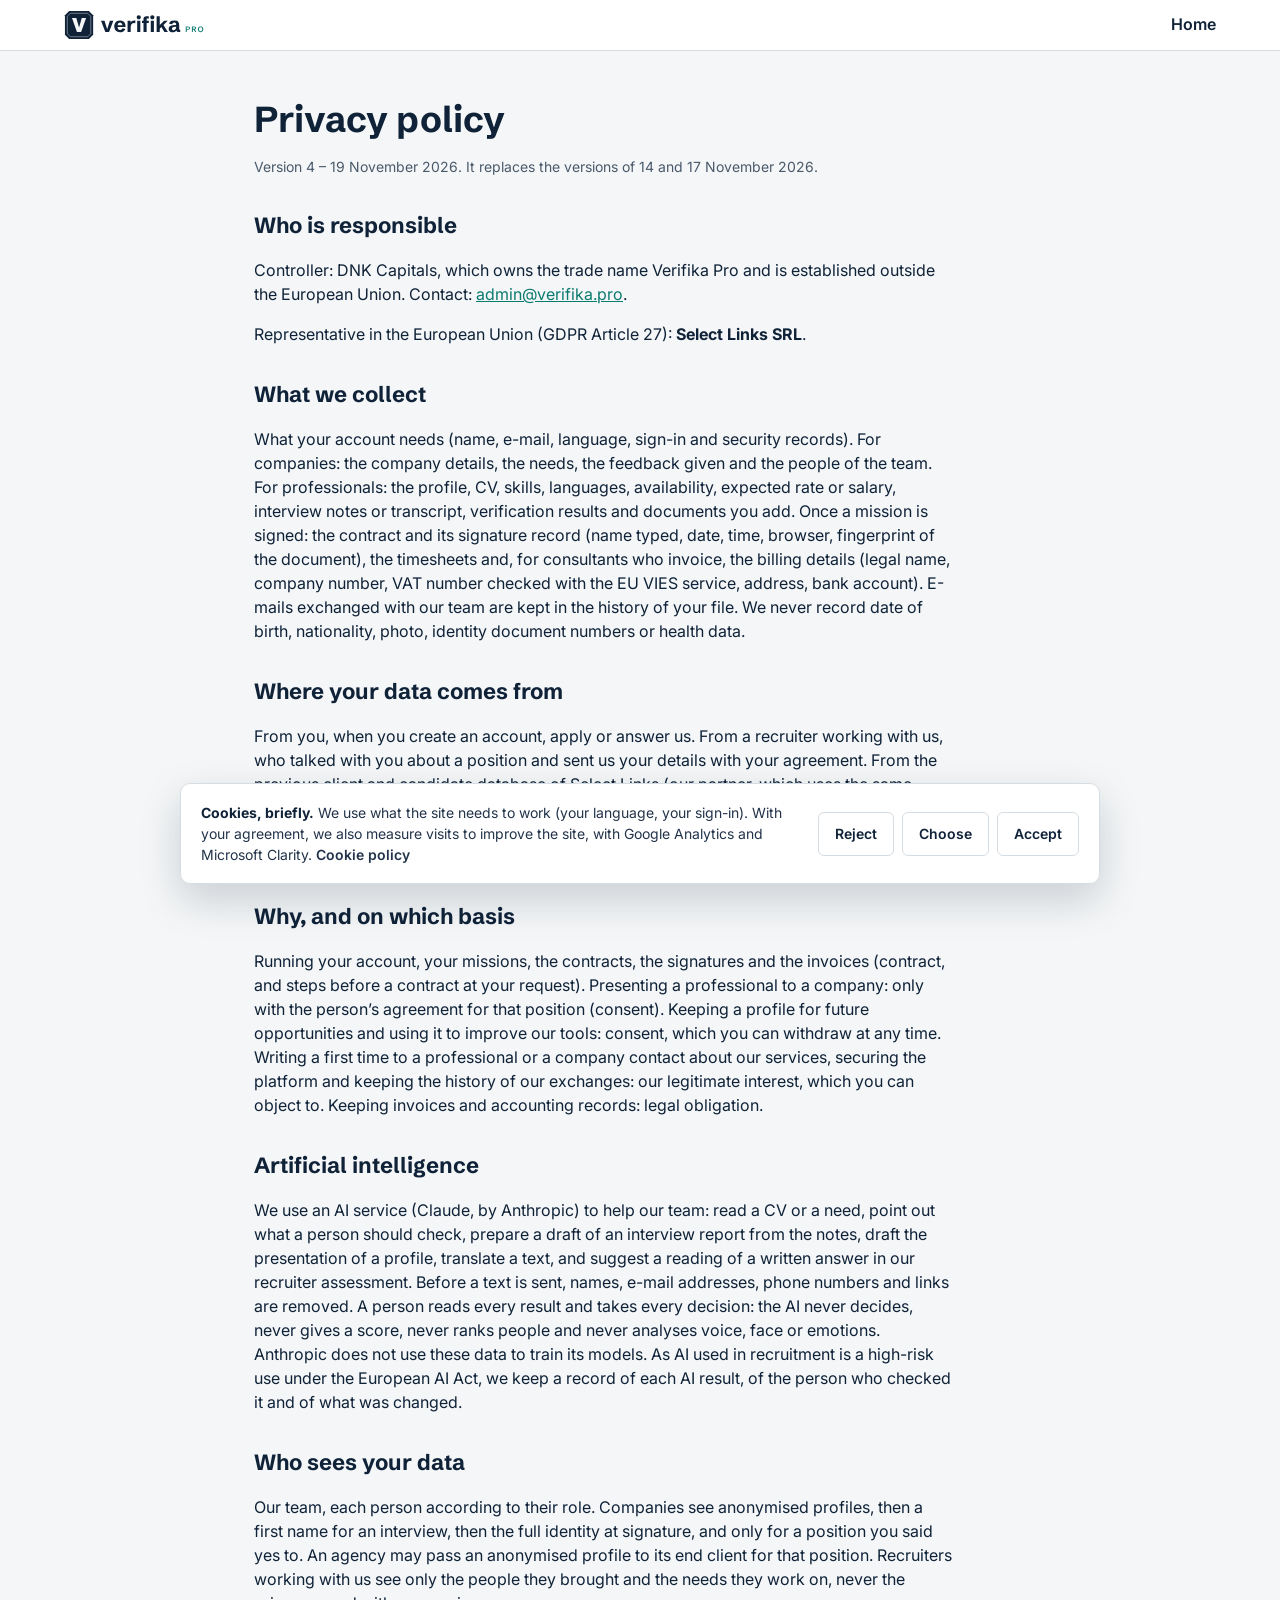
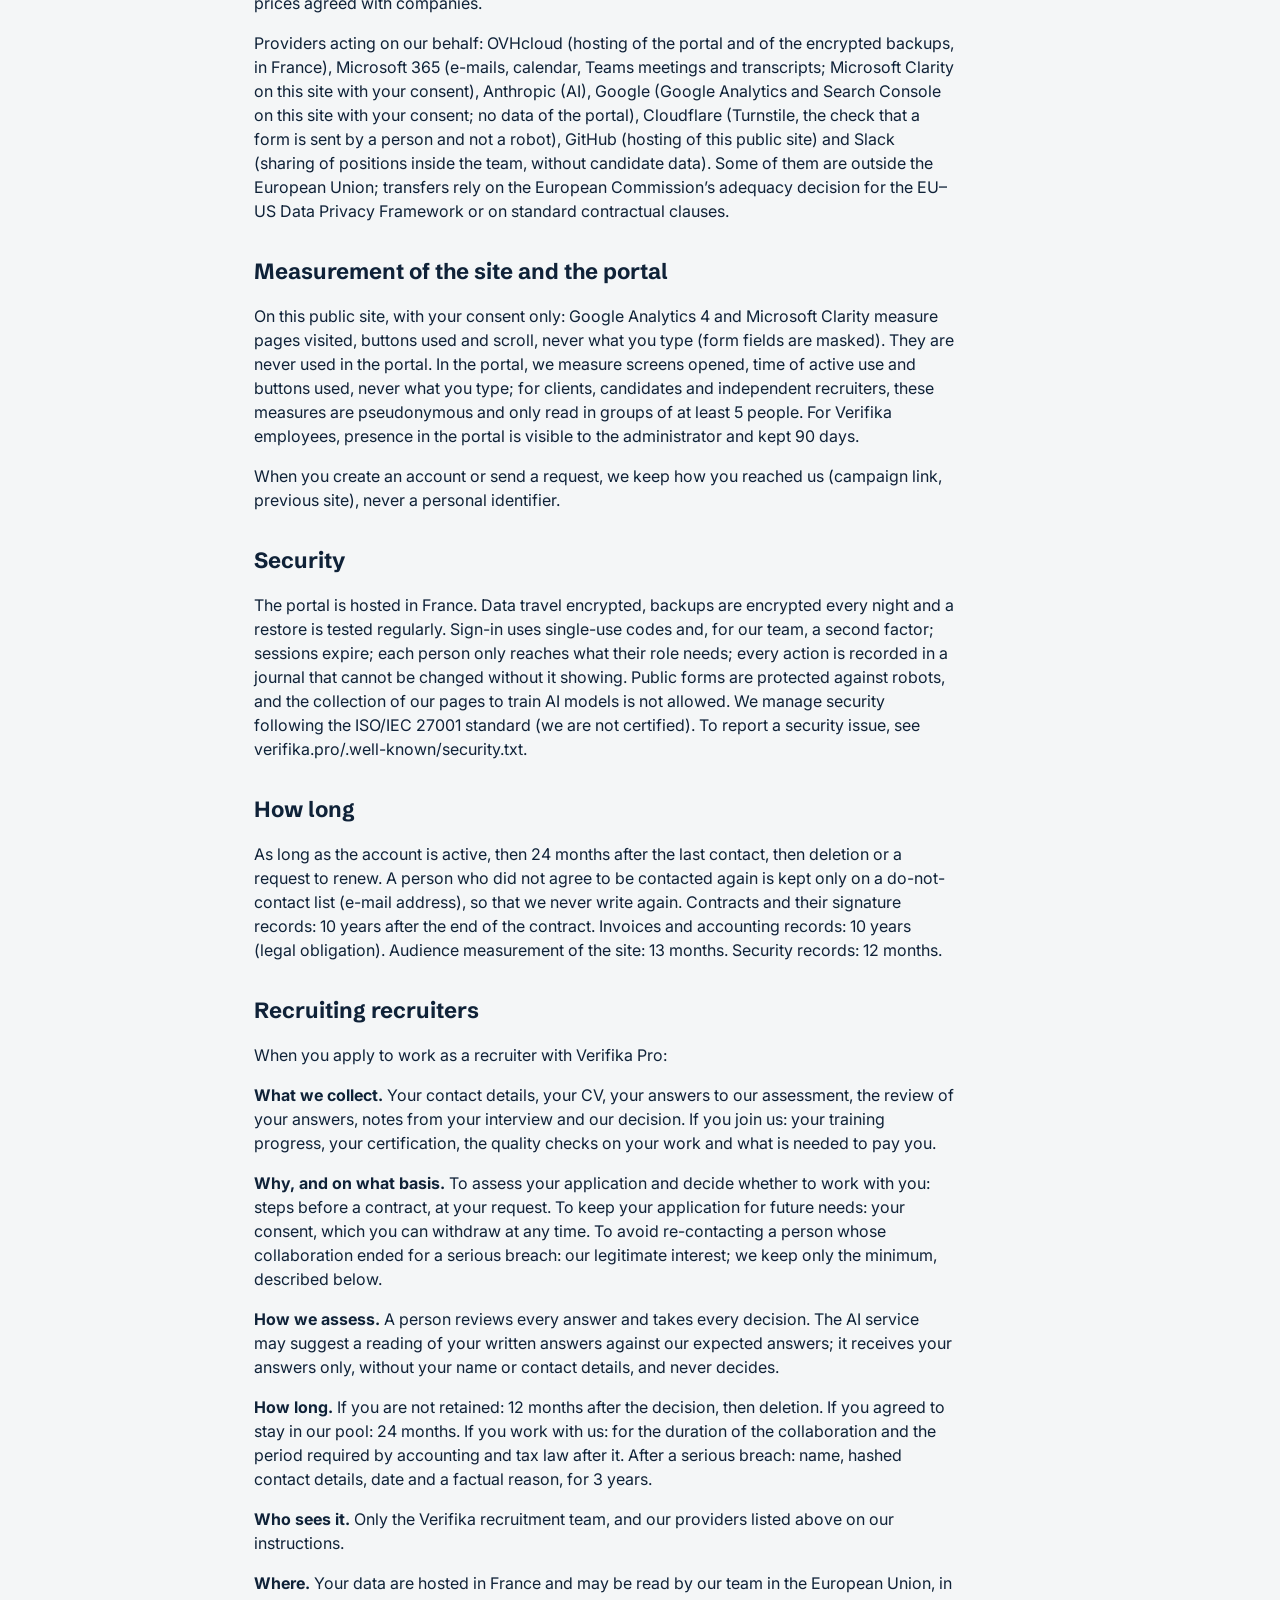
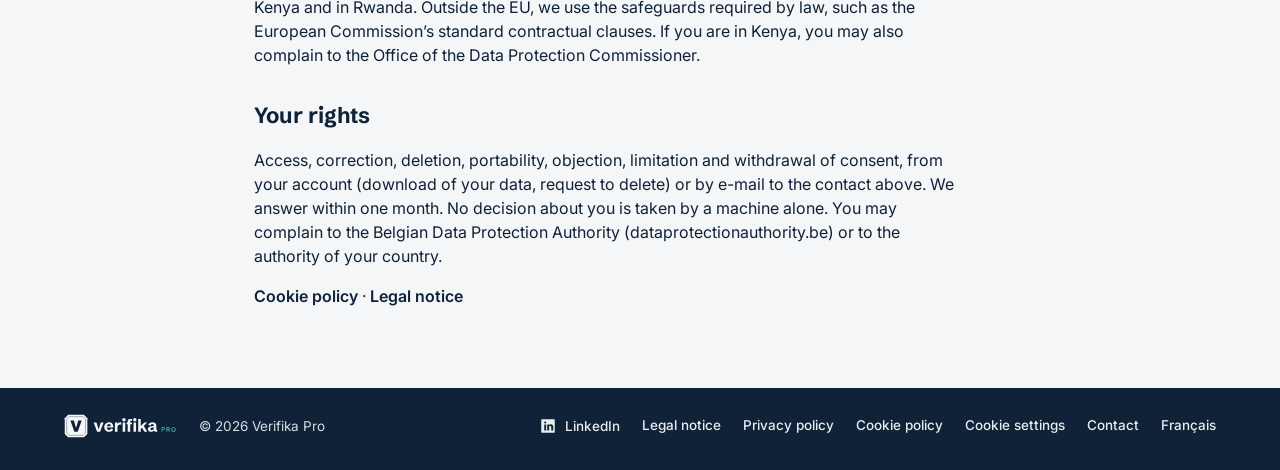
<file: privacy.html>
<!doctype html>
<html lang="en">
<head>
<meta charset="utf-8">
<meta name="viewport" content="width=device-width, initial-scale=1, viewport-fit=cover">
<meta name="robots" content="noindex, nofollow">
<title data-i18n="privacy.t_title">Privacy policy – Verifika Pro</title>
<link rel="canonical" href="https://verifika.pro/privacy.html">
<link rel="alternate" hreflang="en" href="https://verifika.pro/privacy.html">
<link rel="alternate" hreflang="fr" href="https://verifika.pro/fr/privacy.html">
<link rel="alternate" hreflang="x-default" href="https://verifika.pro/privacy.html">
<link rel="icon" href="/assets/favicon.svg" type="image/svg+xml">
<link rel="preconnect" href="https://fonts.googleapis.com">
<link rel="preconnect" href="https://fonts.gstatic.com" crossorigin>
<link rel="stylesheet" href="https://fonts.googleapis.com/css2?family=Schibsted+Grotesk:wght@600;700&family=Inter:wght@400;500;600&family=JetBrains+Mono:wght@500&display=swap&subset=latin">
<link rel="stylesheet" href="/assets/tokens.css?v=8d230a28c1">
<link rel="stylesheet" href="/assets/site.css?v=afcaf02403">
<script src="/assets/site-config.js"></script>
</head>
<body class="page">
<header class="top">
  <div class="w top-bar">
    <a class="brand" href="./" aria-label="Verifika Pro">
      <img class="logo-light" src="/assets/verifika-pro-horizontal.svg" alt="Verifika Pro" width="140" height="30">
      <img class="logo-dark" src="/assets/verifika-pro-horizontal-reverse.svg" alt="Verifika Pro" width="140" height="30">
    </a>
    <div class="top-actions"><a class="ul" href="./" data-i18n="legal.home">Home</a></div>
  </div>
</header>
<main id="main" class="w legal">
  <h1 data-i18n="privacy.h1">Privacy policy</h1>
  <p class="updated" data-i18n="privacy.version">Version 4 – 19 November 2026. It replaces the versions of 14 and 17 November 2026.</p>
  <h2 data-i18n="privacy.controller_h">Who is responsible</h2>
  <p><span data-i18n="privacy.controller">Controller: DNK Capitals, which owns the trade name Verifika Pro and is established outside the European Union.</span> <span data-cfg-line="entity_email"><span data-i18n="privacy.contact">Contact:</span> <a data-cfg-mail="entity_email" data-cfg="entity_email" href="#"></a>.</span></p>
  <div data-cfg-line="gdpr_rep_name">
    <p><span data-i18n="privacy.rep">Representative in the European Union (GDPR Article 27):</span> <strong data-cfg="gdpr_rep_name"></strong><span data-cfg-line="gdpr_rep_address">, <span data-cfg="gdpr_rep_address"></span></span><span data-cfg-line="gdpr_rep_email">, <a data-cfg-mail="gdpr_rep_email" data-cfg="gdpr_rep_email" href="#"></a></span>.</p>
  </div>
  <h2 data-i18n="privacy.what_h">What we collect</h2>
  <p data-i18n="privacy.what">What your account needs (name, e-mail, language, sign-in and security records). For companies: the company details, the needs, the feedback given and the people of the team. For professionals: the profile, CV, skills, languages, availability, expected rate or salary, interview notes or transcript, verification results and documents you add. Once a mission is signed: the contract and its signature record (name typed, date, time, browser, fingerprint of the document), the timesheets and, for consultants who invoice, the billing details (legal name, company number, VAT number checked with the EU VIES service, address, bank account). E-mails exchanged with our team are kept in the history of your file. We never record date of birth, nationality, photo, identity document numbers or health data.</p>
  <h2 data-i18n="privacy.source_h">Where your data comes from</h2>
  <p data-i18n="privacy.source">From you, when you create an account, apply or answer us. From a recruiter working with us, who talked with you about a position and sent us your details with your agreement. From the previous client and candidate database of Select Links (our partner, which uses the same team): we write to these people before using their data, and a candidate profile is shown to companies only after the person agrees. From public registers, for the checks of companies and VAT numbers.</p>
  <h2 data-i18n="privacy.why_h">Why, and on which basis</h2>
  <p data-i18n="privacy.why">Running your account, your missions, the contracts, the signatures and the invoices (contract, and steps before a contract at your request). Presenting a professional to a company: only with the person’s agreement for that position (consent). Keeping a profile for future opportunities and using it to improve our tools: consent, which you can withdraw at any time. Writing a first time to a professional or a company contact about our services, securing the platform and keeping the history of our exchanges: our legitimate interest, which you can object to. Keeping invoices and accounting records: legal obligation.</p>
  <h2 data-i18n="privacy.ai_h">Artificial intelligence</h2>
  <p data-i18n="privacy.ai">We use an AI service (Claude, by Anthropic) to help our team: read a CV or a need, point out what a person should check, prepare a draft of an interview report from the notes, draft the presentation of a profile, translate a text, and suggest a reading of a written answer in our recruiter assessment. Before a text is sent, names, e-mail addresses, phone numbers and links are removed. A person reads every result and takes every decision: the AI never decides, never gives a score, never ranks people and never analyses voice, face or emotions. Anthropic does not use these data to train its models. As AI used in recruitment is a high-risk use under the European AI Act, we keep a record of each AI result, of the person who checked it and of what was changed.</p>
  <h2 data-i18n="privacy.who_h">Who sees your data</h2>
  <p data-i18n="privacy.who">Our team, each person according to their role. Companies see anonymised profiles, then a first name for an interview, then the full identity at signature, and only for a position you said yes to. An agency may pass an anonymised profile to its end client for that position. Recruiters working with us see only the people they brought and the needs they work on, never the prices agreed with companies.</p>
  <p data-i18n="privacy.processors">Providers acting on our behalf: OVHcloud (hosting of the portal and of the encrypted backups, in France), Microsoft 365 (e-mails, calendar, Teams meetings and transcripts; Microsoft Clarity on this site with your consent), Anthropic (AI), Google (Google Analytics and Search Console on this site with your consent; no data of the portal), Cloudflare (Turnstile, the check that a form is sent by a person and not a robot), GitHub (hosting of this public site) and Slack (sharing of positions inside the team, without candidate data). Some of them are outside the European Union; transfers rely on the European Commission’s adequacy decision for the EU–US Data Privacy Framework or on standard contractual clauses.</p>
  <h2 data-i18n="privacy.site_h">Measurement of the site and the portal</h2>
  <p data-i18n="privacy.site">On this public site, with your consent only: Google Analytics 4 and Microsoft Clarity measure pages visited, buttons used and scroll, never what you type (form fields are masked). They are never used in the portal. In the portal, we measure screens opened, time of active use and buttons used, never what you type; for clients, candidates and independent recruiters, these measures are pseudonymous and only read in groups of at least 5 people. For Verifika employees, presence in the portal is visible to the administrator and kept 90 days.</p>
  <p data-i18n="privacy.utm">When you create an account or send a request, we keep how you reached us (campaign link, previous site), never a personal identifier.</p>
  <h2 data-i18n="privacy.security_h">Security</h2>
  <p data-i18n="privacy.security">The portal is hosted in France. Data travel encrypted, backups are encrypted every night and a restore is tested regularly. Sign-in uses single-use codes and, for our team, a second factor; sessions expire; each person only reaches what their role needs; every action is recorded in a journal that cannot be changed without it showing. Public forms are protected against robots, and the collection of our pages to train AI models is not allowed. We manage security following the ISO/IEC 27001 standard (we are not certified). To report a security issue, see verifika.pro/.well-known/security.txt.</p>
  <h2 data-i18n="privacy.keep_h">How long</h2>
  <p data-i18n="privacy.keep">As long as the account is active, then 24 months after the last contact, then deletion or a request to renew. A person who did not agree to be contacted again is kept only on a do-not-contact list (e-mail address), so that we never write again. Contracts and their signature records: 10 years after the end of the contract. Invoices and accounting records: 10 years (legal obligation). Audience measurement of the site: 13 months. Security records: 12 months.</p>
  <h2 id="recruiters" data-i18n="privacy.rec_h">Recruiting recruiters</h2>
  <p data-i18n="privacy.rec_intro">When you apply to work as a recruiter with Verifika Pro:</p>
  <p><strong data-i18n="privacy.rec_collect_h">What we collect.</strong> <span data-i18n="privacy.rec_collect">Your contact details, your CV, your answers to our assessment, the review of your answers, notes from your interview and our decision. If you join us: your training progress, your certification, the quality checks on your work and what is needed to pay you.</span></p>
  <p><strong data-i18n="privacy.rec_why_h">Why, and on what basis.</strong> <span data-i18n="privacy.rec_why">To assess your application and decide whether to work with you: steps before a contract, at your request. To keep your application for future needs: your consent, which you can withdraw at any time. To avoid re-contacting a person whose collaboration ended for a serious breach: our legitimate interest; we keep only the minimum, described below.</span></p>
  <p><strong data-i18n="privacy.rec_assess_h">How we assess.</strong> <span data-i18n="privacy.rec_assess">A person reviews every answer and takes every decision. The AI service may suggest a reading of your written answers against our expected answers; it receives your answers only, without your name or contact details, and never decides.</span></p>
  <p><strong data-i18n="privacy.rec_keep_h">How long.</strong> <span data-i18n="privacy.rec_keep">If you are not retained: 12 months after the decision, then deletion. If you agreed to stay in our pool: 24 months. If you work with us: for the duration of the collaboration and the period required by accounting and tax law after it. After a serious breach: name, hashed contact details, date and a factual reason, for 3 years.</span></p>
  <p><strong data-i18n="privacy.rec_who_h">Who sees it.</strong> <span data-i18n="privacy.rec_who">Only the Verifika recruitment team, and our providers listed above on our instructions.</span></p>
  <p><strong data-i18n="privacy.rec_transfers_h">Where.</strong> <span data-i18n="privacy.rec_transfers">Your data are hosted in France and may be read by our team in the European Union, in Kenya and in Rwanda. Outside the EU, we use the safeguards required by law, such as the European Commission’s standard contractual clauses. If you are in Kenya, you may also complain to the Office of the Data Protection Commissioner.</span></p>
  <h2 data-i18n="privacy.rights_h">Your rights</h2>
  <p data-i18n="privacy.rights">Access, correction, deletion, portability, objection, limitation and withdrawal of consent, from your account (download of your data, request to delete) or by e-mail to the contact above. We answer within one month. No decision about you is taken by a machine alone. You may complain to the Belgian Data Protection Authority (dataprotectionauthority.be) or to the authority of your country.</p>
  <p><a class="ul" href="cookies.html" data-i18n="foot.cookies">Cookie policy</a> · <a class="ul" href="legal.html" data-i18n="foot.legal">Legal notice</a></p>
</main>
<section class="closing closing-slim">
    <footer class="w site-foot">
    <img class="foot-logo" src="/assets/verifika-pro-horizontal-reverse.svg" alt="Verifika Pro" width="112" height="24">
    <span class="foot-copy">© 2026 Verifika Pro</span>
    <a class="foot-link" href="#" data-cfg-href="linkedin_url" hidden aria-label="Verifika Pro on LinkedIn" data-i18n-attr="aria-label:foot.linkedin_label"><svg width="18" height="18" viewBox="0 0 24 24" fill="currentColor" aria-hidden="true"><path d="M4 3h16a1 1 0 0 1 1 1v16a1 1 0 0 1-1 1H4a1 1 0 0 1-1-1V4a1 1 0 0 1 1-1zm3 7v8h2.5v-8zm1.25-4a1.4 1.4 0 1 0 0 2.8 1.4 1.4 0 0 0 0-2.8zM11 10v8h2.5v-4.2c0-1.1.6-1.8 1.5-1.8s1.3.6 1.3 1.8V18H19v-4.7c0-2.3-1.2-3.5-3-3.5-1.1 0-1.9.5-2.4 1.2V10z"></path></svg>LinkedIn</a>
    <a class="ul foot-link" href="legal.html" data-i18n="foot.legal">Legal notice</a>
    <a class="ul foot-link" href="privacy.html" data-i18n="foot.privacy">Privacy policy</a>
    <a class="ul foot-link" href="cookies.html" data-i18n="foot.cookies">Cookie policy</a>
    <button type="button" class="ul foot-link linkbtn" data-cookie-settings data-i18n="foot.cookie_settings">Cookie settings</button>
    <a class="ul foot-link" href="mailto:verifika@nexa-consult.com" data-cfg-mail="entity_email" data-i18n="foot.contact">Contact</a>
    <a class="ul foot-link" href="/fr/privacy.html" hreflang="fr" lang="fr" data-lang-switch data-i18n="foot.lang">Français</a>
  </footer>

</section>
<div class="ck-banner" id="ck-banner" role="region" aria-label="Cookies" data-i18n-attr="aria-label:ck.region" hidden>
  <div class="ck-box">
    <p class="ck-text"><b data-i18n="ck.title">Cookies, briefly.</b> <span data-i18n="ck.text">We use what the site needs to work (your language, your sign-in). With your agreement, we also measure visits to improve the site, with Google Analytics and Microsoft Clarity.</span> <a class="ul" href="cookies.html" data-i18n="ck.policy">Cookie policy</a></p>
    <div class="ck-actions">
      <button type="button" class="btn btn-s btn-sm" data-ck="reject" data-i18n="ck.reject">Reject</button>
      <button type="button" class="btn btn-s btn-sm" data-ck="choose" data-i18n="ck.choose">Choose</button>
      <button type="button" class="btn btn-s btn-sm" data-ck="accept" data-i18n="ck.accept">Accept</button>
    </div>
  </div>
</div>
<div class="ck-modal" id="ck-modal" hidden>
  <div class="ck-dialog" role="dialog" aria-modal="true" aria-labelledby="ck-title">
    <div class="ck-head"><h2 id="ck-title" data-i18n="ck.settings">Cookie settings</h2><button type="button" class="ck-close" data-ck="close" aria-label="Close" data-i18n-attr="aria-label:ck.close">×</button></div>
    <div class="ck-row ck-needed"><div><b data-i18n="ck.needed">Needed for the site</b><span data-i18n="ck.needed_t">Your language and your sign-in session. Always on.</span></div><span class="ck-on" data-i18n="ck.always">Always on</span></div>
    <div class="ck-row"><div><b id="ck-ana-l" data-i18n="ck.ana">Audience measurement</b><span data-i18n="ck.ana_t">Google Analytics and Microsoft Clarity: pages visited and buttons used, never what you type. Kept 13 months.</span></div><button type="button" class="sw" role="switch" aria-checked="false" aria-labelledby="ck-ana-l" id="ck-ana"><span></span></button></div>
    <div class="ck-actions ck-end">
      <button type="button" class="btn btn-s btn-sm" data-ck="reject" data-i18n="ck.reject_all">Reject all</button>
      <button type="button" class="btn btn-s btn-sm" data-ck="save" data-i18n="ck.save">Save my choice</button>
    </div>
    <a class="ul small" href="cookies.html" data-i18n="ck.read">Read the cookie policy</a>
  </div>
</div>

<script>window.VK_LANG = "en"; window.VK_T = {"js.btn_valid":"Create my free profile","js.btn_sending":"Opening your sign-up…","js.invite_copied":"Link copied. Send it to the person.","js.invite_text":"I think Verifika Pro could interest you: a free verified profile, shown to companies only with your agreement.","js.opening_soon":"Opening soon.","js.app_title":"Verifika Pro"};</script>
<script src="/assets/site.js?v=ab5e95f41f"></script>
</body>
</html>
</file>
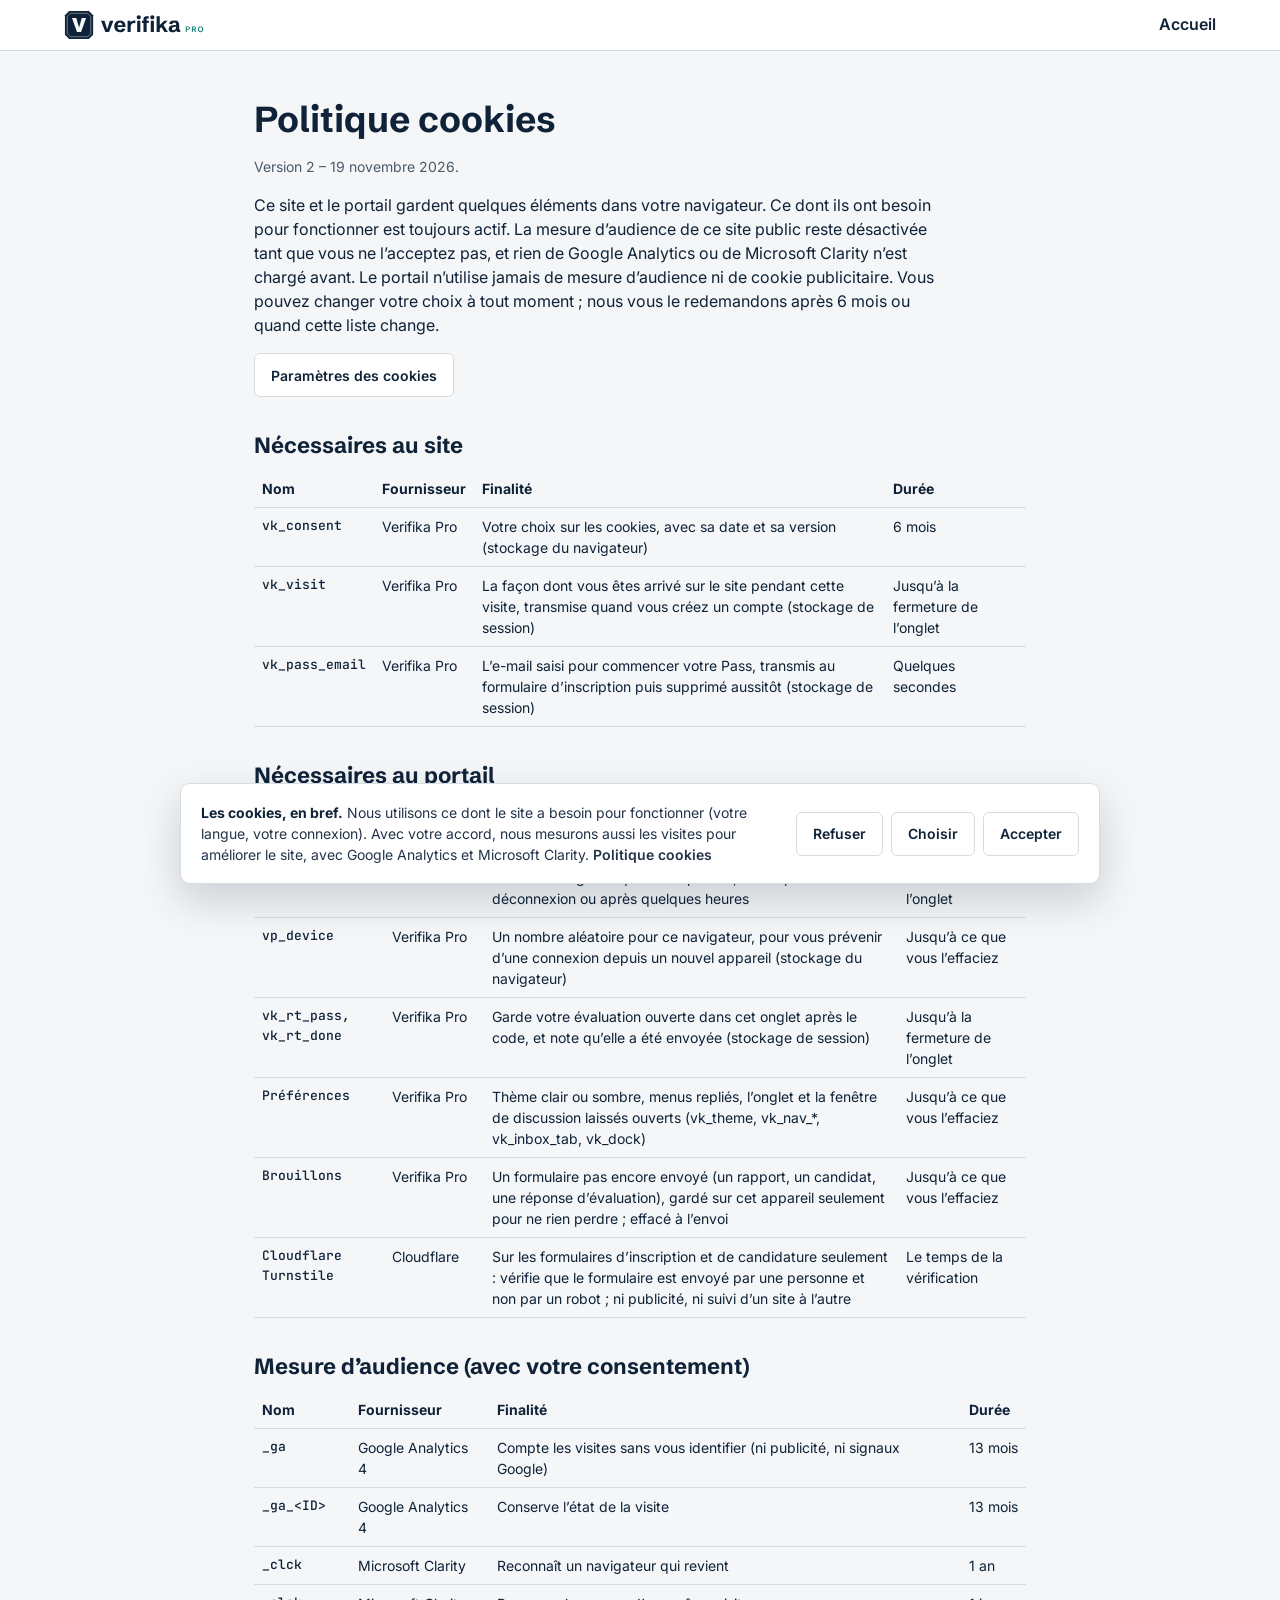
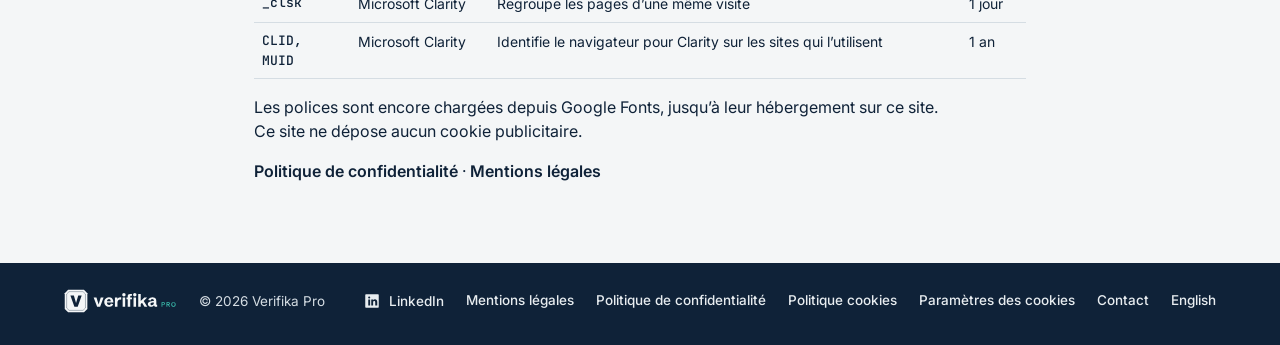
<file: fr/cookies.html>
<!doctype html>
<html lang="fr">
<head>
<meta charset="utf-8">
<meta name="viewport" content="width=device-width, initial-scale=1, viewport-fit=cover">
<meta name="robots" content="noindex, nofollow">
<title data-i18n="cookies.t_title">Politique cookies – Verifika Pro</title>
<link rel="canonical" href="https://verifika.pro/fr/cookies.html">
<link rel="alternate" hreflang="en" href="https://verifika.pro/cookies.html">
<link rel="alternate" hreflang="fr" href="https://verifika.pro/fr/cookies.html">
<link rel="alternate" hreflang="x-default" href="https://verifika.pro/cookies.html">
<link rel="icon" href="/assets/favicon.svg" type="image/svg+xml">
<link rel="preconnect" href="https://fonts.googleapis.com">
<link rel="preconnect" href="https://fonts.gstatic.com" crossorigin>
<link rel="stylesheet" href="https://fonts.googleapis.com/css2?family=Schibsted+Grotesk:wght@600;700&family=Inter:wght@400;500;600&family=JetBrains+Mono:wght@500&display=swap&subset=latin">
<link rel="stylesheet" href="/assets/tokens.css?v=8d230a28c1">
<link rel="stylesheet" href="/assets/site.css?v=afcaf02403">
<script src="/assets/site-config.js"></script>
</head>
<body class="page">
<header class="top">
  <div class="w top-bar">
    <a class="brand" href="./" aria-label="Verifika Pro">
      <img class="logo-light" src="/assets/verifika-pro-horizontal.svg" alt="Verifika Pro" width="140" height="30">
      <img class="logo-dark" src="/assets/verifika-pro-horizontal-reverse.svg" alt="Verifika Pro" width="140" height="30">
    </a>
    <div class="top-actions"><a class="ul" href="./" data-i18n="legal.home">Accueil</a></div>
  </div>
</header>
<main id="main" class="w legal">
  <h1 data-i18n="cookies.h1">Politique cookies</h1>
  <p class="updated" data-i18n="cookies.version">Version 2 – 19 novembre 2026.</p>
  <p data-i18n="cookies.intro">Ce site et le portail gardent quelques éléments dans votre navigateur. Ce dont ils ont besoin pour fonctionner est toujours actif. La mesure d’audience de ce site public reste désactivée tant que vous ne l’acceptez pas, et rien de Google Analytics ou de Microsoft Clarity n’est chargé avant. Le portail n’utilise jamais de mesure d’audience ni de cookie publicitaire. Vous pouvez changer votre choix à tout moment ; nous vous le redemandons après 6 mois ou quand cette liste change.</p>
  <p><button type="button" class="btn btn-s btn-sm" data-cookie-settings data-i18n="foot.cookie_settings">Paramètres des cookies</button></p>
  <h2 data-i18n="cookies.needed_h">Nécessaires au site</h2>
  <div class="table-wrap"><table class="ck-table">
    <thead><tr><th data-i18n="cookies.c_name">Nom</th><th data-i18n="cookies.c_provider">Fournisseur</th><th data-i18n="cookies.c_purpose">Finalité</th><th data-i18n="cookies.c_duration">Durée</th></tr></thead>
    <tbody>
      <tr><td class="mono">vk_consent</td><td>Verifika Pro</td><td data-i18n="cookies.p_consent">Votre choix sur les cookies, avec sa date et sa version (stockage du navigateur)</td><td data-i18n="cookies.d_6m">6 mois</td></tr>
      <tr><td class="mono">vk_visit</td><td>Verifika Pro</td><td data-i18n="cookies.p_visit">La façon dont vous êtes arrivé sur le site pendant cette visite, transmise quand vous créez un compte (stockage de session)</td><td data-i18n="cookies.d_session">Jusqu’à la fermeture de l’onglet</td></tr>
      <tr><td class="mono">vk_pass_email</td><td>Verifika Pro</td><td data-i18n="cookies.p_email">L’e-mail saisi pour commencer votre Pass, transmis au formulaire d’inscription puis supprimé aussitôt (stockage de session)</td><td data-i18n="cookies.d_seconds">Quelques secondes</td></tr>
    </tbody>
  </table></div>
  <h2 data-i18n="cookies.portal_h">Nécessaires au portail</h2>
  <div class="table-wrap"><table class="ck-table">
    <thead><tr><th data-i18n="cookies.c_name">Nom</th><th data-i18n="cookies.c_provider">Fournisseur</th><th data-i18n="cookies.c_purpose">Finalité</th><th data-i18n="cookies.c_duration">Durée</th></tr></thead>
    <tbody>
      <tr><td class="mono" data-i18n="cookies.n_portal">Session du portail</td><td>Verifika Pro</td><td data-i18n="cookies.p_portal">Vous garde connecté au portail (stockage de session) ; le serveur n’en garde qu’une empreinte, et elle prend fin à la déconnexion ou après quelques heures</td><td data-i18n="cookies.d_session">Jusqu’à la fermeture de l’onglet</td></tr>
      <tr><td class="mono">vp_device</td><td>Verifika Pro</td><td data-i18n="cookies.p_device">Un nombre aléatoire pour ce navigateur, pour vous prévenir d’une connexion depuis un nouvel appareil (stockage du navigateur)</td><td data-i18n="cookies.d_until">Jusqu’à ce que vous l’effaciez</td></tr>
      <tr><td class="mono">vk_rt_pass, vk_rt_done</td><td>Verifika Pro</td><td data-i18n="cookies.p_test">Garde votre évaluation ouverte dans cet onglet après le code, et note qu’elle a été envoyée (stockage de session)</td><td data-i18n="cookies.d_session">Jusqu’à la fermeture de l’onglet</td></tr>
      <tr><td class="mono" data-i18n="cookies.n_prefs">Préférences</td><td>Verifika Pro</td><td data-i18n="cookies.p_prefs">Thème clair ou sombre, menus repliés, l’onglet et la fenêtre de discussion laissés ouverts (vk_theme, vk_nav_*, vk_inbox_tab, vk_dock)</td><td data-i18n="cookies.d_until">Jusqu’à ce que vous l’effaciez</td></tr>
      <tr><td class="mono" data-i18n="cookies.n_drafts">Brouillons</td><td>Verifika Pro</td><td data-i18n="cookies.p_drafts">Un formulaire pas encore envoyé (un rapport, un candidat, une réponse d’évaluation), gardé sur cet appareil seulement pour ne rien perdre ; effacé à l’envoi</td><td data-i18n="cookies.d_until">Jusqu’à ce que vous l’effaciez</td></tr>
      <tr><td class="mono">Cloudflare Turnstile</td><td>Cloudflare</td><td data-i18n="cookies.p_turnstile">Sur les formulaires d’inscription et de candidature seulement : vérifie que le formulaire est envoyé par une personne et non par un robot ; ni publicité, ni suivi d’un site à l’autre</td><td data-i18n="cookies.d_check">Le temps de la vérification</td></tr>
    </tbody>
  </table></div>
  <h2 data-i18n="cookies.ana_h">Mesure d’audience (avec votre consentement)</h2>
  <div class="table-wrap"><table class="ck-table">
    <thead><tr><th data-i18n="cookies.c_name">Nom</th><th data-i18n="cookies.c_provider">Fournisseur</th><th data-i18n="cookies.c_purpose">Finalité</th><th data-i18n="cookies.c_duration">Durée</th></tr></thead>
    <tbody>
      <tr><td class="mono">_ga</td><td>Google Analytics 4</td><td data-i18n="cookies.p_ga">Compte les visites sans vous identifier (ni publicité, ni signaux Google)</td><td data-i18n="cookies.d_13m">13 mois</td></tr>
      <tr><td class="mono">_ga_&lt;ID&gt;</td><td>Google Analytics 4</td><td data-i18n="cookies.p_ga2">Conserve l’état de la visite</td><td data-i18n="cookies.d_13m">13 mois</td></tr>
      <tr><td class="mono">_clck</td><td>Microsoft Clarity</td><td data-i18n="cookies.p_clck">Reconnaît un navigateur qui revient</td><td data-i18n="cookies.d_1y">1 an</td></tr>
      <tr><td class="mono">_clsk</td><td>Microsoft Clarity</td><td data-i18n="cookies.p_clsk">Regroupe les pages d’une même visite</td><td data-i18n="cookies.d_1d">1 jour</td></tr>
      <tr><td class="mono">CLID, MUID</td><td>Microsoft Clarity</td><td data-i18n="cookies.p_clid">Identifie le navigateur pour Clarity sur les sites qui l’utilisent</td><td data-i18n="cookies.d_1y">1 an</td></tr>
    </tbody>
  </table></div>
  <p data-i18n="cookies.fonts_google">Les polices sont encore chargées depuis Google Fonts, jusqu’à leur hébergement sur ce site. Ce site ne dépose aucun cookie publicitaire.</p>
  <p><a class="ul" href="privacy.html" data-i18n="foot.privacy">Politique de confidentialité</a> · <a class="ul" href="legal.html" data-i18n="foot.legal">Mentions légales</a></p>
</main>
<section class="closing closing-slim">
    <footer class="w site-foot">
    <img class="foot-logo" src="/assets/verifika-pro-horizontal-reverse.svg" alt="Verifika Pro" width="112" height="24">
    <span class="foot-copy">© 2026 Verifika Pro</span>
    <a class="foot-link" href="#" data-cfg-href="linkedin_url" hidden aria-label="Verifika Pro sur LinkedIn" data-i18n-attr="aria-label:foot.linkedin_label"><svg width="18" height="18" viewBox="0 0 24 24" fill="currentColor" aria-hidden="true"><path d="M4 3h16a1 1 0 0 1 1 1v16a1 1 0 0 1-1 1H4a1 1 0 0 1-1-1V4a1 1 0 0 1 1-1zm3 7v8h2.5v-8zm1.25-4a1.4 1.4 0 1 0 0 2.8 1.4 1.4 0 0 0 0-2.8zM11 10v8h2.5v-4.2c0-1.1.6-1.8 1.5-1.8s1.3.6 1.3 1.8V18H19v-4.7c0-2.3-1.2-3.5-3-3.5-1.1 0-1.9.5-2.4 1.2V10z"></path></svg>LinkedIn</a>
    <a class="ul foot-link" href="legal.html" data-i18n="foot.legal">Mentions légales</a>
    <a class="ul foot-link" href="privacy.html" data-i18n="foot.privacy">Politique de confidentialité</a>
    <a class="ul foot-link" href="cookies.html" data-i18n="foot.cookies">Politique cookies</a>
    <button type="button" class="ul foot-link linkbtn" data-cookie-settings data-i18n="foot.cookie_settings">Paramètres des cookies</button>
    <a class="ul foot-link" href="mailto:verifika@nexa-consult.com" data-cfg-mail="entity_email" data-i18n="foot.contact">Contact</a>
    <a class="ul foot-link" href="/cookies.html" hreflang="en" lang="en" data-lang-switch data-i18n="foot.lang">English</a>
  </footer>

</section>
<div class="ck-banner" id="ck-banner" role="region" aria-label="Cookies" data-i18n-attr="aria-label:ck.region" hidden>
  <div class="ck-box">
    <p class="ck-text"><b data-i18n="ck.title">Les cookies, en bref.</b> <span data-i18n="ck.text">Nous utilisons ce dont le site a besoin pour fonctionner (votre langue, votre connexion). Avec votre accord, nous mesurons aussi les visites pour améliorer le site, avec Google Analytics et Microsoft Clarity.</span> <a class="ul" href="cookies.html" data-i18n="ck.policy">Politique cookies</a></p>
    <div class="ck-actions">
      <button type="button" class="btn btn-s btn-sm" data-ck="reject" data-i18n="ck.reject">Refuser</button>
      <button type="button" class="btn btn-s btn-sm" data-ck="choose" data-i18n="ck.choose">Choisir</button>
      <button type="button" class="btn btn-s btn-sm" data-ck="accept" data-i18n="ck.accept">Accepter</button>
    </div>
  </div>
</div>
<div class="ck-modal" id="ck-modal" hidden>
  <div class="ck-dialog" role="dialog" aria-modal="true" aria-labelledby="ck-title">
    <div class="ck-head"><h2 id="ck-title" data-i18n="ck.settings">Paramètres des cookies</h2><button type="button" class="ck-close" data-ck="close" aria-label="Fermer" data-i18n-attr="aria-label:ck.close">×</button></div>
    <div class="ck-row ck-needed"><div><b data-i18n="ck.needed">Nécessaires au site</b><span data-i18n="ck.needed_t">Votre langue et votre session de connexion. Toujours actifs.</span></div><span class="ck-on" data-i18n="ck.always">Toujours actifs</span></div>
    <div class="ck-row"><div><b id="ck-ana-l" data-i18n="ck.ana">Mesure d’audience</b><span data-i18n="ck.ana_t">Google Analytics et Microsoft Clarity : pages visitées et boutons utilisés, jamais ce que vous saisissez. Conservé 13 mois.</span></div><button type="button" class="sw" role="switch" aria-checked="false" aria-labelledby="ck-ana-l" id="ck-ana"><span></span></button></div>
    <div class="ck-actions ck-end">
      <button type="button" class="btn btn-s btn-sm" data-ck="reject" data-i18n="ck.reject_all">Tout refuser</button>
      <button type="button" class="btn btn-s btn-sm" data-ck="save" data-i18n="ck.save">Enregistrer mon choix</button>
    </div>
    <a class="ul small" href="cookies.html" data-i18n="ck.read">Lire la politique cookies</a>
  </div>
</div>

<script>window.VK_LANG = "fr"; window.VK_T = {"js.btn_valid":"Créer mon profil gratuit","js.btn_sending":"Ouverture de votre inscription…","js.invite_copied":"Lien copié. Envoyez-le à la personne.","js.invite_text":"Je pense que Verifika Pro peut t’intéresser : un profil vérifié gratuit, présenté aux entreprises seulement avec ton accord.","js.opening_soon":"Bientôt disponible.","js.app_title":"Verifika Pro"};</script>
<script src="/assets/site.js?v=ab5e95f41f"></script>
</body>
</html>
</file>
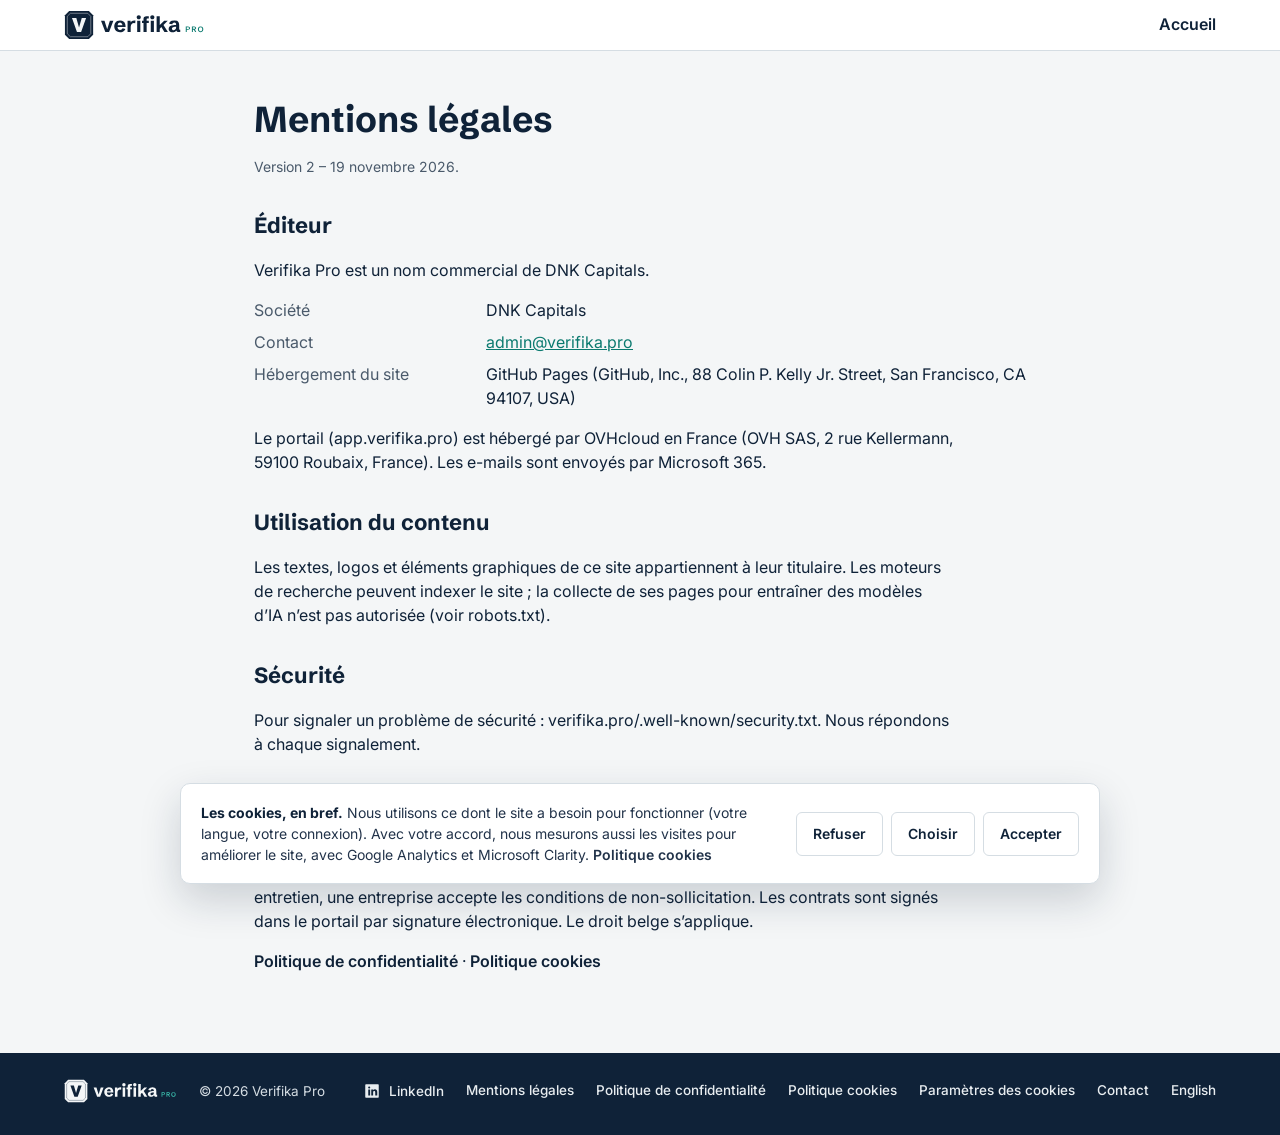
<file: fr/legal.html>
<!doctype html>
<html lang="fr">
<head>
<meta charset="utf-8">
<meta name="viewport" content="width=device-width, initial-scale=1, viewport-fit=cover">
<meta name="robots" content="noindex, nofollow">
<title data-i18n="legal.t_title">Mentions légales – Verifika Pro</title>
<link rel="canonical" href="https://verifika.pro/fr/legal.html">
<link rel="alternate" hreflang="en" href="https://verifika.pro/legal.html">
<link rel="alternate" hreflang="fr" href="https://verifika.pro/fr/legal.html">
<link rel="alternate" hreflang="x-default" href="https://verifika.pro/legal.html">
<link rel="icon" href="/assets/favicon.svg" type="image/svg+xml">
<link rel="preconnect" href="https://fonts.googleapis.com">
<link rel="preconnect" href="https://fonts.gstatic.com" crossorigin>
<link rel="stylesheet" href="https://fonts.googleapis.com/css2?family=Schibsted+Grotesk:wght@600;700&family=Inter:wght@400;500;600&family=JetBrains+Mono:wght@500&display=swap&subset=latin">
<link rel="stylesheet" href="/assets/tokens.css?v=8d230a28c1">
<link rel="stylesheet" href="/assets/site.css?v=afcaf02403">
<script src="/assets/site-config.js"></script>
</head>
<body class="page">
<header class="top">
  <div class="w top-bar">
    <a class="brand" href="./" aria-label="Verifika Pro">
      <img class="logo-light" src="/assets/verifika-pro-horizontal.svg" alt="Verifika Pro" width="140" height="30">
      <img class="logo-dark" src="/assets/verifika-pro-horizontal-reverse.svg" alt="Verifika Pro" width="140" height="30">
    </a>
    <div class="top-actions"><a class="ul" href="./" data-i18n="legal.home">Accueil</a></div>
  </div>
</header>
<main id="main" class="w legal">
  <h1 data-i18n="legal.h1">Mentions légales</h1>
  <p class="updated" data-i18n="legal.version">Version 2 – 19 novembre 2026.</p>
  <h2 data-i18n="legal.publisher">Éditeur</h2>
  <p data-i18n="legal.trade">Verifika Pro est un nom commercial de DNK Capitals.</p>
  <dl class="facts">
    <div data-cfg-line="entity_name"><dt data-i18n="legal.f_name">Société</dt><dd data-cfg="entity_name"></dd></div>
    <div data-cfg-line="entity_form"><dt data-i18n="legal.f_form">Forme juridique</dt><dd data-cfg="entity_form"></dd></div>
    <div data-cfg-line="entity_address"><dt data-i18n="legal.f_address">Siège social</dt><dd data-cfg="entity_address"></dd></div>
    <div data-cfg-line="entity_number"><dt data-i18n="legal.f_number">Numéro d’entreprise</dt><dd data-cfg="entity_number" class="mono"></dd></div>
    <div data-cfg-line="entity_vat"><dt data-i18n="legal.f_vat">TVA</dt><dd data-cfg="entity_vat" class="mono"></dd></div>
    <div data-cfg-line="entity_email"><dt data-i18n="legal.f_email">Contact</dt><dd><a data-cfg-mail="entity_email" data-cfg="entity_email" href="#"></a></dd></div>
    <div data-cfg-line="entity_publisher"><dt data-i18n="legal.f_publisher">Responsable de la publication</dt><dd data-cfg="entity_publisher"></dd></div>
    <div data-cfg-line="hosting"><dt data-i18n="legal.f_hosting">Hébergement du site</dt><dd data-cfg="hosting"></dd></div>
  </dl>
  <p data-i18n="legal.portal">Le portail (app.verifika.pro) est hébergé par OVHcloud en France (OVH SAS, 2 rue Kellermann, 59100 Roubaix, France). Les e-mails sont envoyés par Microsoft 365.</p>
  <h2 data-i18n="legal.content_h">Utilisation du contenu</h2>
  <p data-i18n="legal.content">Les textes, logos et éléments graphiques de ce site appartiennent à leur titulaire. Les moteurs de recherche peuvent indexer le site ; la collecte de ses pages pour entraîner des modèles d’IA n’est pas autorisée (voir robots.txt).</p>
  <h2 data-i18n="legal.security_h">Sécurité</h2>
  <p data-i18n="legal.security">Pour signaler un problème de sécurité : verifika.pro/.well-known/security.txt. Nous répondons à chaque signalement.</p>
  <h2 data-i18n="legal.terms_h">Conditions d’utilisation</h2>
  <p data-i18n="legal.terms">Les conditions d’utilisation pour les entreprises et pour les professionnels sont présentées et acceptées à la création du compte ; la version et la date acceptées sont enregistrées. Avant un entretien, une entreprise accepte les conditions de non-sollicitation. Les contrats sont signés dans le portail par signature électronique. Le droit belge s’applique.</p>
  <p><a class="ul" href="privacy.html" data-i18n="foot.privacy">Politique de confidentialité</a> · <a class="ul" href="cookies.html" data-i18n="foot.cookies">Politique cookies</a></p>
</main>
<section class="closing closing-slim">
    <footer class="w site-foot">
    <img class="foot-logo" src="/assets/verifika-pro-horizontal-reverse.svg" alt="Verifika Pro" width="112" height="24">
    <span class="foot-copy">© 2026 Verifika Pro</span>
    <a class="foot-link" href="#" data-cfg-href="linkedin_url" hidden aria-label="Verifika Pro sur LinkedIn" data-i18n-attr="aria-label:foot.linkedin_label"><svg width="18" height="18" viewBox="0 0 24 24" fill="currentColor" aria-hidden="true"><path d="M4 3h16a1 1 0 0 1 1 1v16a1 1 0 0 1-1 1H4a1 1 0 0 1-1-1V4a1 1 0 0 1 1-1zm3 7v8h2.5v-8zm1.25-4a1.4 1.4 0 1 0 0 2.8 1.4 1.4 0 0 0 0-2.8zM11 10v8h2.5v-4.2c0-1.1.6-1.8 1.5-1.8s1.3.6 1.3 1.8V18H19v-4.7c0-2.3-1.2-3.5-3-3.5-1.1 0-1.9.5-2.4 1.2V10z"></path></svg>LinkedIn</a>
    <a class="ul foot-link" href="legal.html" data-i18n="foot.legal">Mentions légales</a>
    <a class="ul foot-link" href="privacy.html" data-i18n="foot.privacy">Politique de confidentialité</a>
    <a class="ul foot-link" href="cookies.html" data-i18n="foot.cookies">Politique cookies</a>
    <button type="button" class="ul foot-link linkbtn" data-cookie-settings data-i18n="foot.cookie_settings">Paramètres des cookies</button>
    <a class="ul foot-link" href="mailto:verifika@nexa-consult.com" data-cfg-mail="entity_email" data-i18n="foot.contact">Contact</a>
    <a class="ul foot-link" href="/legal.html" hreflang="en" lang="en" data-lang-switch data-i18n="foot.lang">English</a>
  </footer>

</section>
<div class="ck-banner" id="ck-banner" role="region" aria-label="Cookies" data-i18n-attr="aria-label:ck.region" hidden>
  <div class="ck-box">
    <p class="ck-text"><b data-i18n="ck.title">Les cookies, en bref.</b> <span data-i18n="ck.text">Nous utilisons ce dont le site a besoin pour fonctionner (votre langue, votre connexion). Avec votre accord, nous mesurons aussi les visites pour améliorer le site, avec Google Analytics et Microsoft Clarity.</span> <a class="ul" href="cookies.html" data-i18n="ck.policy">Politique cookies</a></p>
    <div class="ck-actions">
      <button type="button" class="btn btn-s btn-sm" data-ck="reject" data-i18n="ck.reject">Refuser</button>
      <button type="button" class="btn btn-s btn-sm" data-ck="choose" data-i18n="ck.choose">Choisir</button>
      <button type="button" class="btn btn-s btn-sm" data-ck="accept" data-i18n="ck.accept">Accepter</button>
    </div>
  </div>
</div>
<div class="ck-modal" id="ck-modal" hidden>
  <div class="ck-dialog" role="dialog" aria-modal="true" aria-labelledby="ck-title">
    <div class="ck-head"><h2 id="ck-title" data-i18n="ck.settings">Paramètres des cookies</h2><button type="button" class="ck-close" data-ck="close" aria-label="Fermer" data-i18n-attr="aria-label:ck.close">×</button></div>
    <div class="ck-row ck-needed"><div><b data-i18n="ck.needed">Nécessaires au site</b><span data-i18n="ck.needed_t">Votre langue et votre session de connexion. Toujours actifs.</span></div><span class="ck-on" data-i18n="ck.always">Toujours actifs</span></div>
    <div class="ck-row"><div><b id="ck-ana-l" data-i18n="ck.ana">Mesure d’audience</b><span data-i18n="ck.ana_t">Google Analytics et Microsoft Clarity : pages visitées et boutons utilisés, jamais ce que vous saisissez. Conservé 13 mois.</span></div><button type="button" class="sw" role="switch" aria-checked="false" aria-labelledby="ck-ana-l" id="ck-ana"><span></span></button></div>
    <div class="ck-actions ck-end">
      <button type="button" class="btn btn-s btn-sm" data-ck="reject" data-i18n="ck.reject_all">Tout refuser</button>
      <button type="button" class="btn btn-s btn-sm" data-ck="save" data-i18n="ck.save">Enregistrer mon choix</button>
    </div>
    <a class="ul small" href="cookies.html" data-i18n="ck.read">Lire la politique cookies</a>
  </div>
</div>

<script>window.VK_LANG = "fr"; window.VK_T = {"js.btn_valid":"Créer mon profil gratuit","js.btn_sending":"Ouverture de votre inscription…","js.invite_copied":"Lien copié. Envoyez-le à la personne.","js.invite_text":"Je pense que Verifika Pro peut t’intéresser : un profil vérifié gratuit, présenté aux entreprises seulement avec ton accord.","js.opening_soon":"Bientôt disponible.","js.app_title":"Verifika Pro"};</script>
<script src="/assets/site.js?v=ab5e95f41f"></script>
</body>
</html>
</file>
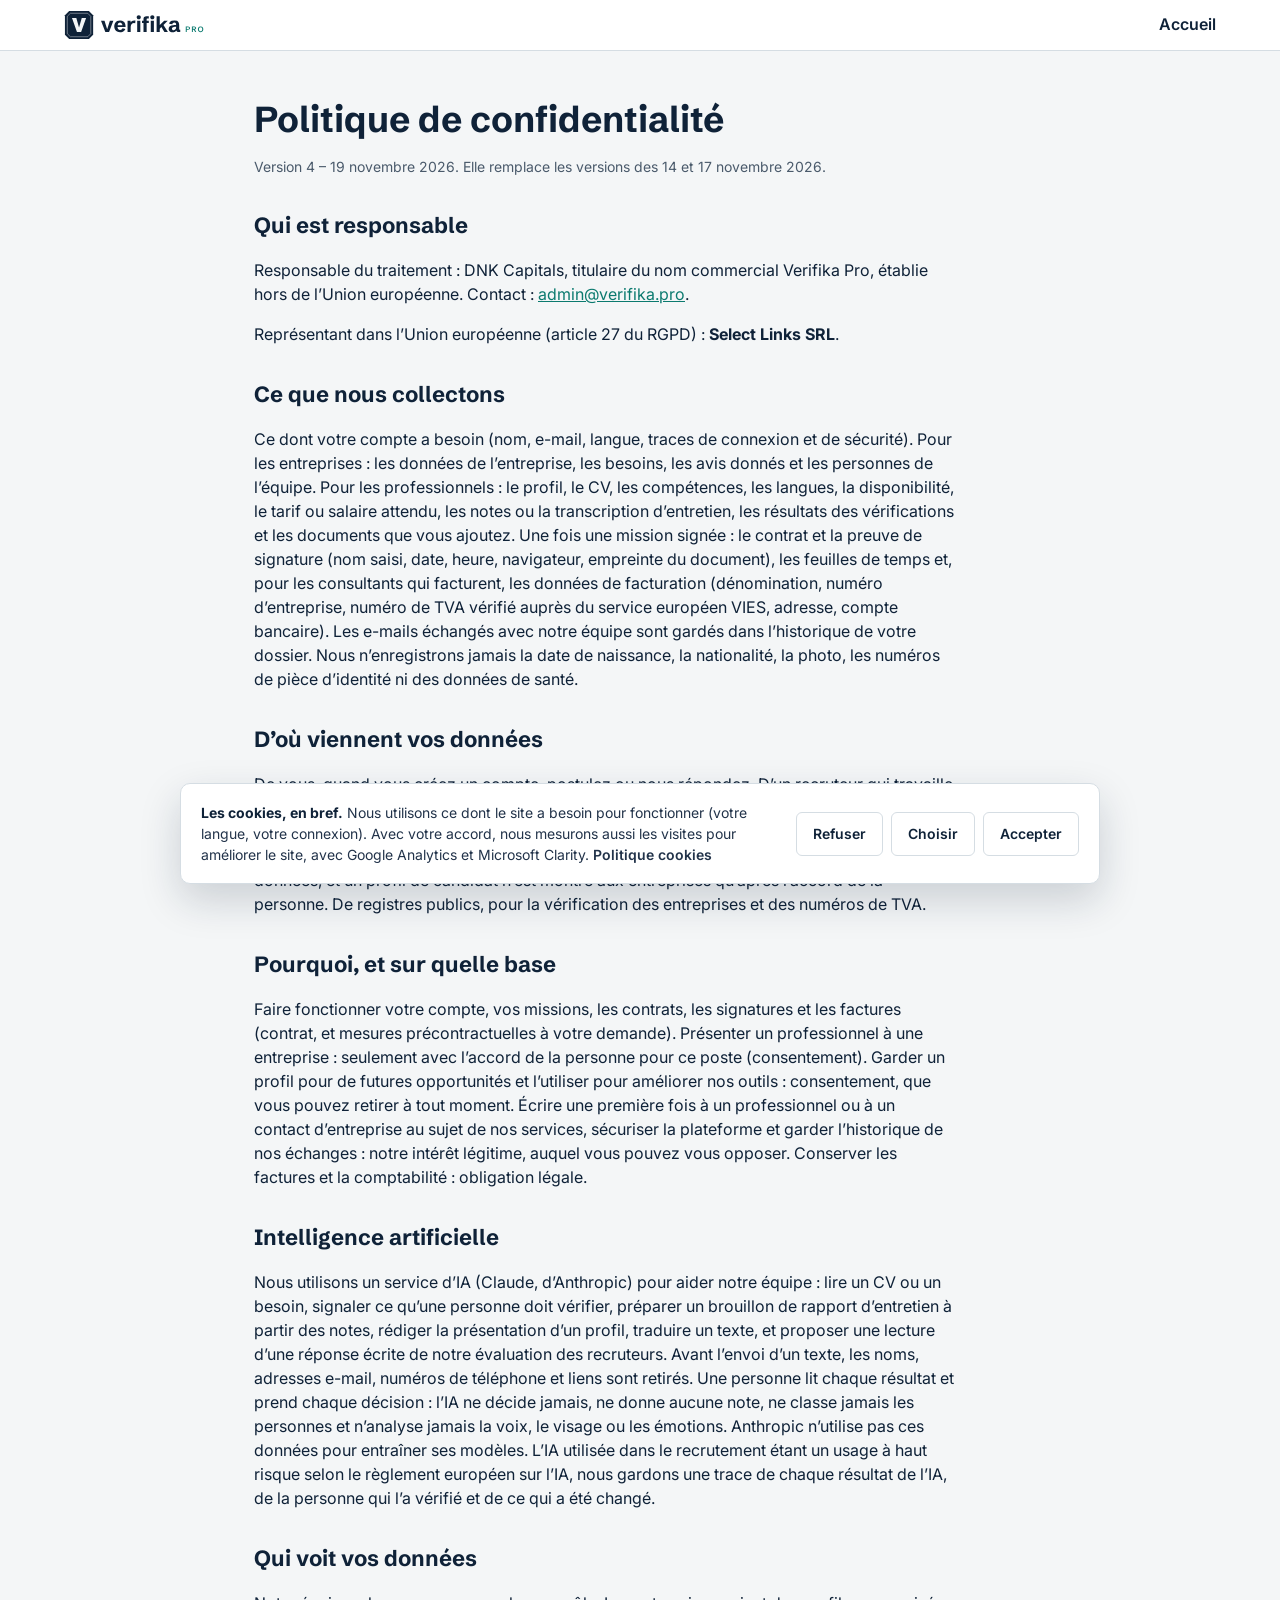
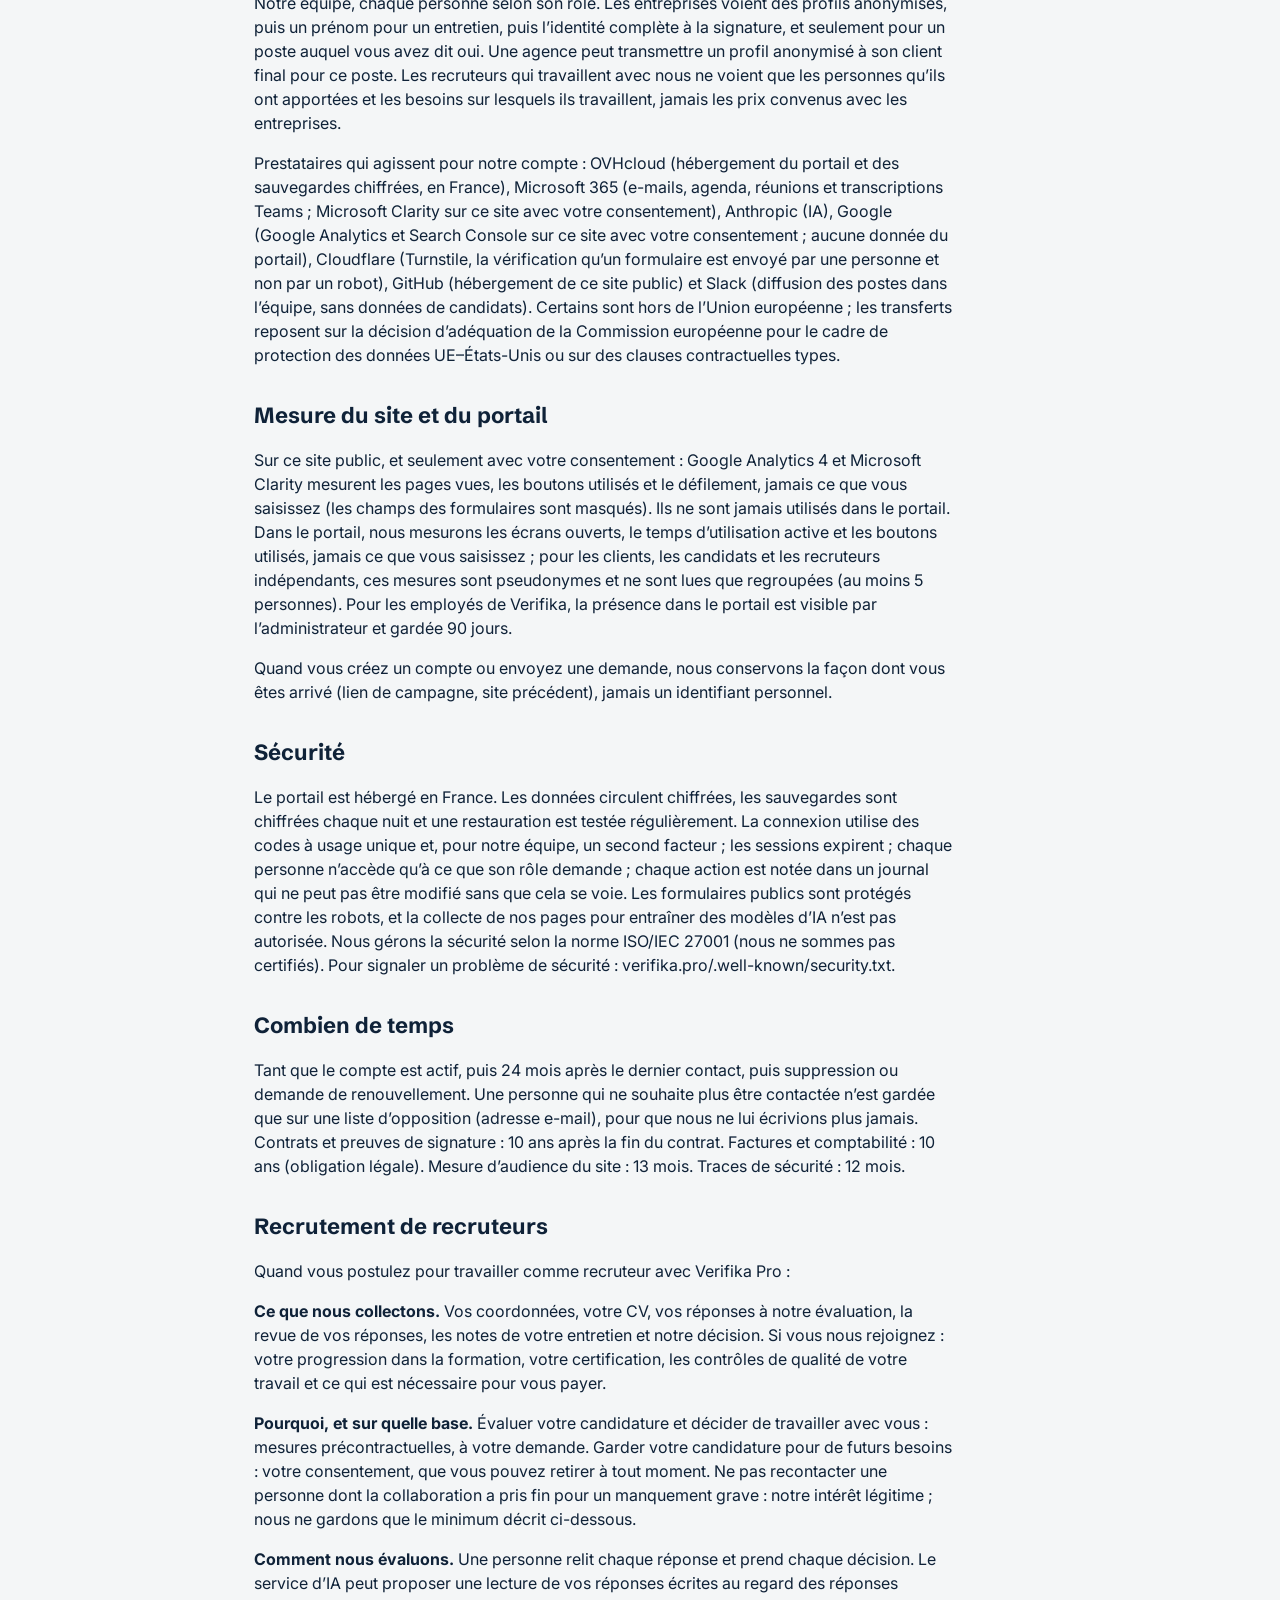
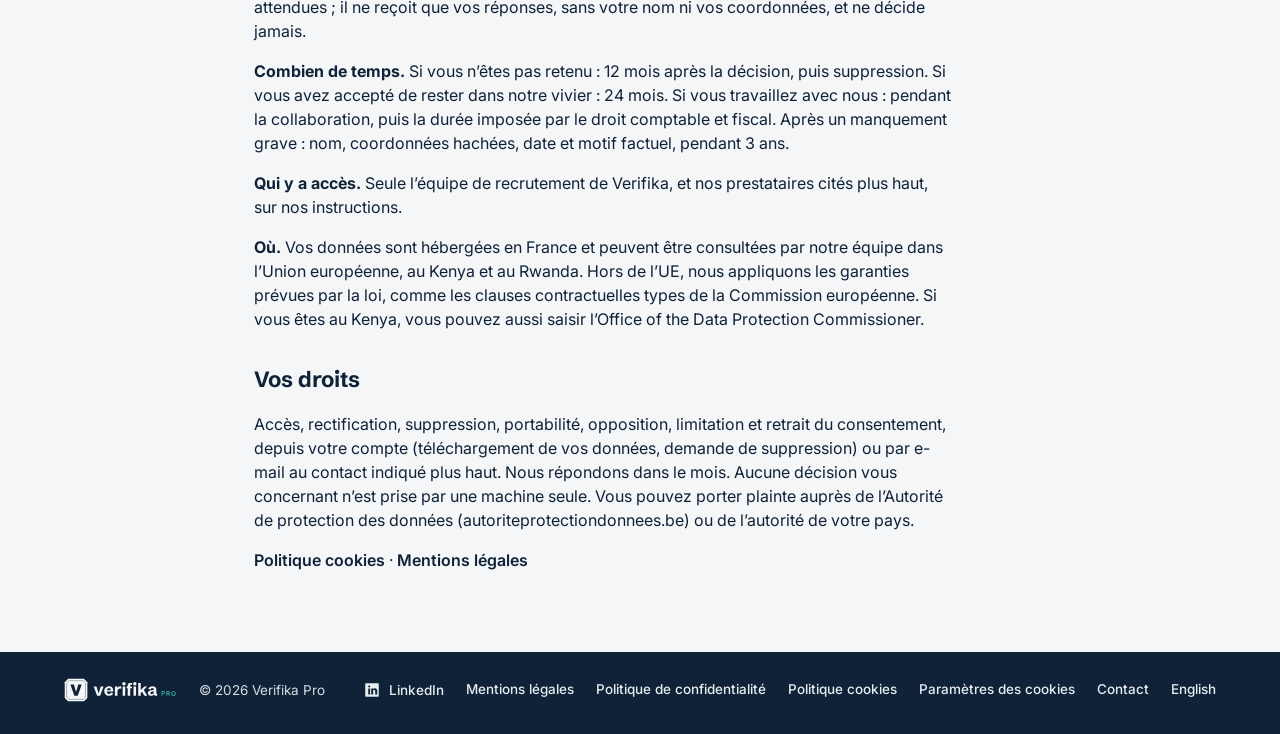
<file: fr/privacy.html>
<!doctype html>
<html lang="fr">
<head>
<meta charset="utf-8">
<meta name="viewport" content="width=device-width, initial-scale=1, viewport-fit=cover">
<meta name="robots" content="noindex, nofollow">
<title data-i18n="privacy.t_title">Politique de confidentialité – Verifika Pro</title>
<link rel="canonical" href="https://verifika.pro/fr/privacy.html">
<link rel="alternate" hreflang="en" href="https://verifika.pro/privacy.html">
<link rel="alternate" hreflang="fr" href="https://verifika.pro/fr/privacy.html">
<link rel="alternate" hreflang="x-default" href="https://verifika.pro/privacy.html">
<link rel="icon" href="/assets/favicon.svg" type="image/svg+xml">
<link rel="preconnect" href="https://fonts.googleapis.com">
<link rel="preconnect" href="https://fonts.gstatic.com" crossorigin>
<link rel="stylesheet" href="https://fonts.googleapis.com/css2?family=Schibsted+Grotesk:wght@600;700&family=Inter:wght@400;500;600&family=JetBrains+Mono:wght@500&display=swap&subset=latin">
<link rel="stylesheet" href="/assets/tokens.css?v=8d230a28c1">
<link rel="stylesheet" href="/assets/site.css?v=afcaf02403">
<script src="/assets/site-config.js"></script>
</head>
<body class="page">
<header class="top">
  <div class="w top-bar">
    <a class="brand" href="./" aria-label="Verifika Pro">
      <img class="logo-light" src="/assets/verifika-pro-horizontal.svg" alt="Verifika Pro" width="140" height="30">
      <img class="logo-dark" src="/assets/verifika-pro-horizontal-reverse.svg" alt="Verifika Pro" width="140" height="30">
    </a>
    <div class="top-actions"><a class="ul" href="./" data-i18n="legal.home">Accueil</a></div>
  </div>
</header>
<main id="main" class="w legal">
  <h1 data-i18n="privacy.h1">Politique de confidentialité</h1>
  <p class="updated" data-i18n="privacy.version">Version 4 – 19 novembre 2026. Elle remplace les versions des 14 et 17 novembre 2026.</p>
  <h2 data-i18n="privacy.controller_h">Qui est responsable</h2>
  <p><span data-i18n="privacy.controller">Responsable du traitement : DNK Capitals, titulaire du nom commercial Verifika Pro, établie hors de l’Union européenne.</span> <span data-cfg-line="entity_email"><span data-i18n="privacy.contact">Contact :</span> <a data-cfg-mail="entity_email" data-cfg="entity_email" href="#"></a>.</span></p>
  <div data-cfg-line="gdpr_rep_name">
    <p><span data-i18n="privacy.rep">Représentant dans l’Union européenne (article 27 du RGPD) :</span> <strong data-cfg="gdpr_rep_name"></strong><span data-cfg-line="gdpr_rep_address">, <span data-cfg="gdpr_rep_address"></span></span><span data-cfg-line="gdpr_rep_email">, <a data-cfg-mail="gdpr_rep_email" data-cfg="gdpr_rep_email" href="#"></a></span>.</p>
  </div>
  <h2 data-i18n="privacy.what_h">Ce que nous collectons</h2>
  <p data-i18n="privacy.what">Ce dont votre compte a besoin (nom, e-mail, langue, traces de connexion et de sécurité). Pour les entreprises : les données de l’entreprise, les besoins, les avis donnés et les personnes de l’équipe. Pour les professionnels : le profil, le CV, les compétences, les langues, la disponibilité, le tarif ou salaire attendu, les notes ou la transcription d’entretien, les résultats des vérifications et les documents que vous ajoutez. Une fois une mission signée : le contrat et la preuve de signature (nom saisi, date, heure, navigateur, empreinte du document), les feuilles de temps et, pour les consultants qui facturent, les données de facturation (dénomination, numéro d’entreprise, numéro de TVA vérifié auprès du service européen VIES, adresse, compte bancaire). Les e-mails échangés avec notre équipe sont gardés dans l’historique de votre dossier. Nous n’enregistrons jamais la date de naissance, la nationalité, la photo, les numéros de pièce d’identité ni des données de santé.</p>
  <h2 data-i18n="privacy.source_h">D’où viennent vos données</h2>
  <p data-i18n="privacy.source">De vous, quand vous créez un compte, postulez ou nous répondez. D’un recruteur qui travaille avec nous, qui a échangé avec vous sur un poste et nous a transmis vos coordonnées avec votre accord. De l’ancienne base de clients et de candidats de Select Links (notre partenaire, qui travaille avec la même équipe) : nous écrivons à ces personnes avant d’utiliser leurs données, et un profil de candidat n’est montré aux entreprises qu’après l’accord de la personne. De registres publics, pour la vérification des entreprises et des numéros de TVA.</p>
  <h2 data-i18n="privacy.why_h">Pourquoi, et sur quelle base</h2>
  <p data-i18n="privacy.why">Faire fonctionner votre compte, vos missions, les contrats, les signatures et les factures (contrat, et mesures précontractuelles à votre demande). Présenter un professionnel à une entreprise : seulement avec l’accord de la personne pour ce poste (consentement). Garder un profil pour de futures opportunités et l’utiliser pour améliorer nos outils : consentement, que vous pouvez retirer à tout moment. Écrire une première fois à un professionnel ou à un contact d’entreprise au sujet de nos services, sécuriser la plateforme et garder l’historique de nos échanges : notre intérêt légitime, auquel vous pouvez vous opposer. Conserver les factures et la comptabilité : obligation légale.</p>
  <h2 data-i18n="privacy.ai_h">Intelligence artificielle</h2>
  <p data-i18n="privacy.ai">Nous utilisons un service d’IA (Claude, d’Anthropic) pour aider notre équipe : lire un CV ou un besoin, signaler ce qu’une personne doit vérifier, préparer un brouillon de rapport d’entretien à partir des notes, rédiger la présentation d’un profil, traduire un texte, et proposer une lecture d’une réponse écrite de notre évaluation des recruteurs. Avant l’envoi d’un texte, les noms, adresses e-mail, numéros de téléphone et liens sont retirés. Une personne lit chaque résultat et prend chaque décision : l’IA ne décide jamais, ne donne aucune note, ne classe jamais les personnes et n’analyse jamais la voix, le visage ou les émotions. Anthropic n’utilise pas ces données pour entraîner ses modèles. L’IA utilisée dans le recrutement étant un usage à haut risque selon le règlement européen sur l’IA, nous gardons une trace de chaque résultat de l’IA, de la personne qui l’a vérifié et de ce qui a été changé.</p>
  <h2 data-i18n="privacy.who_h">Qui voit vos données</h2>
  <p data-i18n="privacy.who">Notre équipe, chaque personne selon son rôle. Les entreprises voient des profils anonymisés, puis un prénom pour un entretien, puis l’identité complète à la signature, et seulement pour un poste auquel vous avez dit oui. Une agence peut transmettre un profil anonymisé à son client final pour ce poste. Les recruteurs qui travaillent avec nous ne voient que les personnes qu’ils ont apportées et les besoins sur lesquels ils travaillent, jamais les prix convenus avec les entreprises.</p>
  <p data-i18n="privacy.processors">Prestataires qui agissent pour notre compte : OVHcloud (hébergement du portail et des sauvegardes chiffrées, en France), Microsoft 365 (e-mails, agenda, réunions et transcriptions Teams ; Microsoft Clarity sur ce site avec votre consentement), Anthropic (IA), Google (Google Analytics et Search Console sur ce site avec votre consentement ; aucune donnée du portail), Cloudflare (Turnstile, la vérification qu’un formulaire est envoyé par une personne et non par un robot), GitHub (hébergement de ce site public) et Slack (diffusion des postes dans l’équipe, sans données de candidats). Certains sont hors de l’Union européenne ; les transferts reposent sur la décision d’adéquation de la Commission européenne pour le cadre de protection des données UE–États-Unis ou sur des clauses contractuelles types.</p>
  <h2 data-i18n="privacy.site_h">Mesure du site et du portail</h2>
  <p data-i18n="privacy.site">Sur ce site public, et seulement avec votre consentement : Google Analytics 4 et Microsoft Clarity mesurent les pages vues, les boutons utilisés et le défilement, jamais ce que vous saisissez (les champs des formulaires sont masqués). Ils ne sont jamais utilisés dans le portail. Dans le portail, nous mesurons les écrans ouverts, le temps d’utilisation active et les boutons utilisés, jamais ce que vous saisissez ; pour les clients, les candidats et les recruteurs indépendants, ces mesures sont pseudonymes et ne sont lues que regroupées (au moins 5 personnes). Pour les employés de Verifika, la présence dans le portail est visible par l’administrateur et gardée 90 jours.</p>
  <p data-i18n="privacy.utm">Quand vous créez un compte ou envoyez une demande, nous conservons la façon dont vous êtes arrivé (lien de campagne, site précédent), jamais un identifiant personnel.</p>
  <h2 data-i18n="privacy.security_h">Sécurité</h2>
  <p data-i18n="privacy.security">Le portail est hébergé en France. Les données circulent chiffrées, les sauvegardes sont chiffrées chaque nuit et une restauration est testée régulièrement. La connexion utilise des codes à usage unique et, pour notre équipe, un second facteur ; les sessions expirent ; chaque personne n’accède qu’à ce que son rôle demande ; chaque action est notée dans un journal qui ne peut pas être modifié sans que cela se voie. Les formulaires publics sont protégés contre les robots, et la collecte de nos pages pour entraîner des modèles d’IA n’est pas autorisée. Nous gérons la sécurité selon la norme ISO/IEC 27001 (nous ne sommes pas certifiés). Pour signaler un problème de sécurité : verifika.pro/.well-known/security.txt.</p>
  <h2 data-i18n="privacy.keep_h">Combien de temps</h2>
  <p data-i18n="privacy.keep">Tant que le compte est actif, puis 24 mois après le dernier contact, puis suppression ou demande de renouvellement. Une personne qui ne souhaite plus être contactée n’est gardée que sur une liste d’opposition (adresse e-mail), pour que nous ne lui écrivions plus jamais. Contrats et preuves de signature : 10 ans après la fin du contrat. Factures et comptabilité : 10 ans (obligation légale). Mesure d’audience du site : 13 mois. Traces de sécurité : 12 mois.</p>
  <h2 id="recruiters" data-i18n="privacy.rec_h">Recrutement de recruteurs</h2>
  <p data-i18n="privacy.rec_intro">Quand vous postulez pour travailler comme recruteur avec Verifika Pro :</p>
  <p><strong data-i18n="privacy.rec_collect_h">Ce que nous collectons.</strong> <span data-i18n="privacy.rec_collect">Vos coordonnées, votre CV, vos réponses à notre évaluation, la revue de vos réponses, les notes de votre entretien et notre décision. Si vous nous rejoignez : votre progression dans la formation, votre certification, les contrôles de qualité de votre travail et ce qui est nécessaire pour vous payer.</span></p>
  <p><strong data-i18n="privacy.rec_why_h">Pourquoi, et sur quelle base.</strong> <span data-i18n="privacy.rec_why">Évaluer votre candidature et décider de travailler avec vous : mesures précontractuelles, à votre demande. Garder votre candidature pour de futurs besoins : votre consentement, que vous pouvez retirer à tout moment. Ne pas recontacter une personne dont la collaboration a pris fin pour un manquement grave : notre intérêt légitime ; nous ne gardons que le minimum décrit ci-dessous.</span></p>
  <p><strong data-i18n="privacy.rec_assess_h">Comment nous évaluons.</strong> <span data-i18n="privacy.rec_assess">Une personne relit chaque réponse et prend chaque décision. Le service d’IA peut proposer une lecture de vos réponses écrites au regard des réponses attendues ; il ne reçoit que vos réponses, sans votre nom ni vos coordonnées, et ne décide jamais.</span></p>
  <p><strong data-i18n="privacy.rec_keep_h">Combien de temps.</strong> <span data-i18n="privacy.rec_keep">Si vous n’êtes pas retenu : 12 mois après la décision, puis suppression. Si vous avez accepté de rester dans notre vivier : 24 mois. Si vous travaillez avec nous : pendant la collaboration, puis la durée imposée par le droit comptable et fiscal. Après un manquement grave : nom, coordonnées hachées, date et motif factuel, pendant 3 ans.</span></p>
  <p><strong data-i18n="privacy.rec_who_h">Qui y a accès.</strong> <span data-i18n="privacy.rec_who">Seule l’équipe de recrutement de Verifika, et nos prestataires cités plus haut, sur nos instructions.</span></p>
  <p><strong data-i18n="privacy.rec_transfers_h">Où.</strong> <span data-i18n="privacy.rec_transfers">Vos données sont hébergées en France et peuvent être consultées par notre équipe dans l’Union européenne, au Kenya et au Rwanda. Hors de l’UE, nous appliquons les garanties prévues par la loi, comme les clauses contractuelles types de la Commission européenne. Si vous êtes au Kenya, vous pouvez aussi saisir l’Office of the Data Protection Commissioner.</span></p>
  <h2 data-i18n="privacy.rights_h">Vos droits</h2>
  <p data-i18n="privacy.rights">Accès, rectification, suppression, portabilité, opposition, limitation et retrait du consentement, depuis votre compte (téléchargement de vos données, demande de suppression) ou par e-mail au contact indiqué plus haut. Nous répondons dans le mois. Aucune décision vous concernant n’est prise par une machine seule. Vous pouvez porter plainte auprès de l’Autorité de protection des données (autoriteprotectiondonnees.be) ou de l’autorité de votre pays.</p>
  <p><a class="ul" href="cookies.html" data-i18n="foot.cookies">Politique cookies</a> · <a class="ul" href="legal.html" data-i18n="foot.legal">Mentions légales</a></p>
</main>
<section class="closing closing-slim">
    <footer class="w site-foot">
    <img class="foot-logo" src="/assets/verifika-pro-horizontal-reverse.svg" alt="Verifika Pro" width="112" height="24">
    <span class="foot-copy">© 2026 Verifika Pro</span>
    <a class="foot-link" href="#" data-cfg-href="linkedin_url" hidden aria-label="Verifika Pro sur LinkedIn" data-i18n-attr="aria-label:foot.linkedin_label"><svg width="18" height="18" viewBox="0 0 24 24" fill="currentColor" aria-hidden="true"><path d="M4 3h16a1 1 0 0 1 1 1v16a1 1 0 0 1-1 1H4a1 1 0 0 1-1-1V4a1 1 0 0 1 1-1zm3 7v8h2.5v-8zm1.25-4a1.4 1.4 0 1 0 0 2.8 1.4 1.4 0 0 0 0-2.8zM11 10v8h2.5v-4.2c0-1.1.6-1.8 1.5-1.8s1.3.6 1.3 1.8V18H19v-4.7c0-2.3-1.2-3.5-3-3.5-1.1 0-1.9.5-2.4 1.2V10z"></path></svg>LinkedIn</a>
    <a class="ul foot-link" href="legal.html" data-i18n="foot.legal">Mentions légales</a>
    <a class="ul foot-link" href="privacy.html" data-i18n="foot.privacy">Politique de confidentialité</a>
    <a class="ul foot-link" href="cookies.html" data-i18n="foot.cookies">Politique cookies</a>
    <button type="button" class="ul foot-link linkbtn" data-cookie-settings data-i18n="foot.cookie_settings">Paramètres des cookies</button>
    <a class="ul foot-link" href="mailto:verifika@nexa-consult.com" data-cfg-mail="entity_email" data-i18n="foot.contact">Contact</a>
    <a class="ul foot-link" href="/privacy.html" hreflang="en" lang="en" data-lang-switch data-i18n="foot.lang">English</a>
  </footer>

</section>
<div class="ck-banner" id="ck-banner" role="region" aria-label="Cookies" data-i18n-attr="aria-label:ck.region" hidden>
  <div class="ck-box">
    <p class="ck-text"><b data-i18n="ck.title">Les cookies, en bref.</b> <span data-i18n="ck.text">Nous utilisons ce dont le site a besoin pour fonctionner (votre langue, votre connexion). Avec votre accord, nous mesurons aussi les visites pour améliorer le site, avec Google Analytics et Microsoft Clarity.</span> <a class="ul" href="cookies.html" data-i18n="ck.policy">Politique cookies</a></p>
    <div class="ck-actions">
      <button type="button" class="btn btn-s btn-sm" data-ck="reject" data-i18n="ck.reject">Refuser</button>
      <button type="button" class="btn btn-s btn-sm" data-ck="choose" data-i18n="ck.choose">Choisir</button>
      <button type="button" class="btn btn-s btn-sm" data-ck="accept" data-i18n="ck.accept">Accepter</button>
    </div>
  </div>
</div>
<div class="ck-modal" id="ck-modal" hidden>
  <div class="ck-dialog" role="dialog" aria-modal="true" aria-labelledby="ck-title">
    <div class="ck-head"><h2 id="ck-title" data-i18n="ck.settings">Paramètres des cookies</h2><button type="button" class="ck-close" data-ck="close" aria-label="Fermer" data-i18n-attr="aria-label:ck.close">×</button></div>
    <div class="ck-row ck-needed"><div><b data-i18n="ck.needed">Nécessaires au site</b><span data-i18n="ck.needed_t">Votre langue et votre session de connexion. Toujours actifs.</span></div><span class="ck-on" data-i18n="ck.always">Toujours actifs</span></div>
    <div class="ck-row"><div><b id="ck-ana-l" data-i18n="ck.ana">Mesure d’audience</b><span data-i18n="ck.ana_t">Google Analytics et Microsoft Clarity : pages visitées et boutons utilisés, jamais ce que vous saisissez. Conservé 13 mois.</span></div><button type="button" class="sw" role="switch" aria-checked="false" aria-labelledby="ck-ana-l" id="ck-ana"><span></span></button></div>
    <div class="ck-actions ck-end">
      <button type="button" class="btn btn-s btn-sm" data-ck="reject" data-i18n="ck.reject_all">Tout refuser</button>
      <button type="button" class="btn btn-s btn-sm" data-ck="save" data-i18n="ck.save">Enregistrer mon choix</button>
    </div>
    <a class="ul small" href="cookies.html" data-i18n="ck.read">Lire la politique cookies</a>
  </div>
</div>

<script>window.VK_LANG = "fr"; window.VK_T = {"js.btn_valid":"Créer mon profil gratuit","js.btn_sending":"Ouverture de votre inscription…","js.invite_copied":"Lien copié. Envoyez-le à la personne.","js.invite_text":"Je pense que Verifika Pro peut t’intéresser : un profil vérifié gratuit, présenté aux entreprises seulement avec ton accord.","js.opening_soon":"Bientôt disponible.","js.app_title":"Verifika Pro"};</script>
<script src="/assets/site.js?v=ab5e95f41f"></script>
</body>
</html>
</file>
<file: assets/tokens.css>
/* Verifika Pro – design tokens v1.0 (2026-11-13)
   Single source of truth for colour, type, spacing and shape.
   Light theme on :root, dark theme on [data-theme="dark"] and prefers-color-scheme. */

@import url("https://fonts.googleapis.com/css2?family=Schibsted+Grotesk:wght@600;700&family=Inter:wght@400;500;600&family=JetBrains+Mono:wght@500&display=swap");

:root {
  /* Brand colours (fixed, do not theme) */
  --vk-ink: #0F2238;        /* primary: logo, headings, primary buttons */
  --vk-verdigris: #0B7A6F;  /* "verified": links, focus, verified states, PRO tag */
  --vk-brass: #B7832F;      /* hallmark metal: level-3 badge and rare highlights only */
  --vk-paper: #F4F6F7;      /* page ground */

  /* Neutrals (blue-biased toward ink) */
  --vk-n-0: #FFFFFF;
  --vk-n-50: #F4F6F7;
  --vk-n-100: #E8EDF0;
  --vk-n-200: #D5DDE3;
  --vk-n-400: #8A97A5;
  --vk-n-600: #4A5A6B;
  --vk-n-800: #22334A;
  --vk-n-900: #0F2238;

  /* Semantic (separate from brand accent) */
  --vk-success: #2E7D32;
  --vk-warning: #B26A00;
  --vk-danger: #C0392B;
  --vk-info: #2563A6;

  /* Roles – light */
  --bg: var(--vk-paper);
  --surface: var(--vk-n-0);
  --surface-2: var(--vk-n-100);
  --border: var(--vk-n-200);
  --text: var(--vk-ink);
  --text-muted: var(--vk-n-600);
  --text-faint: var(--vk-n-400);
  --primary: var(--vk-ink);
  --on-primary: #FFFFFF;
  --accent: var(--vk-verdigris);
  --on-accent: #FFFFFF;
  --verified: var(--vk-verdigris);
  --hallmark: var(--vk-brass);
  --focus-ring: 0 0 0 3px rgba(11, 122, 111, .35);

  /* Typography */
  --font-display: "Schibsted Grotesk", "Inter", system-ui, -apple-system, "Segoe UI", Roboto, sans-serif;
  --font-body: "Inter", system-ui, -apple-system, "Segoe UI", Roboto, sans-serif;
  --font-mono: "JetBrains Mono", ui-monospace, "SFMono-Regular", Menlo, Consolas, monospace;
  --fs-xs: 12px;  --fs-sm: 14px;  --fs-md: 16px;  --fs-lg: 18px;
  --fs-xl: 22px;  --fs-2xl: 28px; --fs-3xl: 36px;
  --lh-tight: 1.15; --lh-body: 1.5;

  /* Spacing (4px base) */
  --sp-1: 4px; --sp-2: 8px; --sp-3: 12px; --sp-4: 16px;
  --sp-5: 24px; --sp-6: 32px; --sp-7: 48px; --sp-8: 64px;

  /* Shape: chamfer is the brand corner; radius stays small */
  --radius-sm: 4px;
  --radius-md: 6px;
  --chamfer: 8px; /* use with the .vk-chamfer clip-path helper */
  --shadow-1: 0 1px 2px rgba(15, 34, 56, .08), 0 1px 1px rgba(15, 34, 56, .04);

  /* Touch */
  --tap-min: 44px;
}

@media (prefers-color-scheme: dark) {
  :root:not([data-theme="light"]) {
    --bg: #0B1828; --surface: #12233A; --surface-2: #1A2E48; --border: #2A3F5A;
    --text: #E8EEF2; --text-muted: #A9B6C4; --text-faint: #75859A;
    --primary: #E8EEF2; --on-primary: #0F2238;
    --accent: #3CC1B0; --on-accent: #06221F; --verified: #3CC1B0; --hallmark: #D9A54E;
    --focus-ring: 0 0 0 3px rgba(60, 193, 176, .4);
    color-scheme: dark;
  }
}
:root[data-theme="dark"] {
  --bg: #0B1828; --surface: #12233A; --surface-2: #1A2E48; --border: #2A3F5A;
  --text: #E8EEF2; --text-muted: #A9B6C4; --text-faint: #75859A;
  --primary: #E8EEF2; --on-primary: #0F2238;
  --accent: #3CC1B0; --on-accent: #06221F; --verified: #3CC1B0; --hallmark: #D9A54E;
  --focus-ring: 0 0 0 3px rgba(60, 193, 176, .4);
  color-scheme: dark;
}

/* Helpers */
.vk-chamfer { clip-path: polygon(var(--chamfer) 0, calc(100% - var(--chamfer)) 0, 100% var(--chamfer), 100% calc(100% - var(--chamfer)), calc(100% - var(--chamfer)) 100%, var(--chamfer) 100%, 0 calc(100% - var(--chamfer)), 0 var(--chamfer)); }
.vk-ref { font-family: var(--font-mono); font-size: .92em; letter-spacing: .02em; font-variant-numeric: tabular-nums; }
</file>
<file: assets/site.css>
/* Verifika Pro – public site (D-73, experience principles §5–§7, mockup design/landing/V4Landing). Tokens only (tokens.css).
   Motion: CSS only, transform / opacity / filter; scroll-linked animations inside @supports (animation-timeline: view()),
   pinned journey from 901 px; reduced motion or no support = final readable state. */
:root {
  --w-max: 1200px;
  --gutter: var(--sp-5);
  --fs-hero: calc(var(--fs-3xl) * 1.56);   /* 56 px */
  --fs-h2: calc(var(--fs-3xl) * 1.11);     /* 40 px */
  --ink-2: var(--vk-n-800);
  --ease-pop: cubic-bezier(.3, 1.6, .5, 1);
  --t-fast: .15s; --t-mid: .2s; --t-slow: .25s;
  --chamfer-deep: calc(var(--chamfer) + 5px);
  --shadow-lift: 0 12px 28px color-mix(in srgb, var(--vk-ink) 8%, transparent);
  --shadow-card: 0 1px 2px color-mix(in srgb, var(--vk-ink) 6%, transparent), 0 16px 40px color-mix(in srgb, var(--vk-ink) 7%, transparent);
  --accent-soft: color-mix(in srgb, var(--vk-verdigris) 18%, transparent);
  --accent-on-ink: color-mix(in srgb, var(--vk-verdigris) 55%, var(--vk-n-0));
  --ink-raised: color-mix(in srgb, var(--vk-ink) 88%, var(--vk-n-0));
}
@media (max-width: 600px) { :root { --gutter: var(--sp-4); --fs-hero: calc(var(--fs-3xl) * 1.05); --fs-h2: var(--fs-2xl); } }

*, *::before, *::after { box-sizing: border-box; }
html { scroll-behavior: smooth; -webkit-text-size-adjust: 100%; }
@media (prefers-reduced-motion: reduce) { html { scroll-behavior: auto; } }
body { margin: 0; background: var(--bg); color: var(--text); font-family: var(--font-body); font-size: var(--fs-md); line-height: var(--lh-body); overflow-x: hidden; }
img { max-width: 100%; height: auto; }
a { color: var(--accent); }
h1, h2, h3 { text-wrap: balance; }
:focus-visible { outline: none; box-shadow: var(--focus-ring); border-radius: var(--radius-sm); }
[hidden] { display: none !important; }
.sr { position: absolute; width: 1px; height: 1px; overflow: hidden; clip: rect(0 0 0 0); white-space: nowrap; }
.skip { position: absolute; left: var(--sp-3); top: -60px; background: var(--surface); padding: var(--sp-2) var(--sp-3); z-index: 50; }
.skip:focus { top: var(--sp-3); }
.w { max-width: var(--w-max); margin: 0 auto; padding-left: var(--gutter); padding-right: var(--gutter); }
.mono { font-family: var(--font-mono); font-size: 13px; font-weight: 500; }
.muted { color: var(--text-muted); }
.small { font-size: 13.5px; }
.strong { font-weight: 600; }
.accent { color: var(--accent); }
.stack { display: flex; flex-direction: column; gap: var(--sp-3); }
.stack-lg { display: flex; flex-direction: column; gap: var(--sp-5); }
.sec { padding-top: 104px; padding-bottom: 104px; }
.sec-lg { padding-top: 120px; padding-bottom: 120px; }
@media (max-width: 600px) { .sec, .sec-lg { padding-top: var(--sp-8); padding-bottom: var(--sp-8); } }
.surface-sec { background: var(--surface); border-top: 1px solid var(--border); }

/* section label pattern: chamfered mark + uppercase label */
.eb { display: inline-flex; align-items: center; gap: 10px; font-size: 13px; font-weight: 600; letter-spacing: .08em; text-transform: uppercase; color: var(--accent); }
.mk { width: 14px; height: 14px; flex: none; background: var(--accent); clip-path: polygon(3px 0, 11px 0, 14px 3px, 14px 11px, 11px 14px, 3px 14px, 0 11px, 0 3px); }
.eb-dark { color: var(--accent-on-ink); } .eb-dark .mk { background: var(--accent-on-ink); }
.h1 { margin: 0; font-family: var(--font-display); font-size: var(--fs-hero); line-height: 1.03; letter-spacing: -.015em; max-width: 15ch; }
.h2 { margin: 0; font-family: var(--font-display); font-size: var(--fs-h2); line-height: 1.08; letter-spacing: -.01em; max-width: 23ch; }
.lead { margin: 0; font-size: var(--fs-lg); line-height: 1.55; color: var(--ink-2); max-width: 62ch; }
@media (prefers-color-scheme: dark) { :root:not([data-theme="light"]) .lead { color: var(--text-muted); } }
:root[data-theme="dark"] .lead { color: var(--text-muted); }

/* links: underline drawn from the left */
.ul { color: inherit; text-decoration: none; font-weight: 600; background: linear-gradient(currentColor, currentColor) 0 100% / 0 1.5px no-repeat; transition: background-size var(--t-slow) ease; padding-bottom: 2px; }
.ul:hover, .ul:focus-visible { background-size: 100% 1.5px; }
.linkbtn { border: 0; background-color: transparent; font: inherit; cursor: pointer; padding: 0 0 2px; color: var(--accent); }

/* buttons: primary chamfer deepens 8 → 13 px and the arrow moves; press scale .97 */
.btn { font: 600 var(--fs-md) var(--font-body); text-decoration: none; padding: 15px var(--sp-5); display: inline-flex; gap: 10px; align-items: center; justify-content: center; min-height: 52px; border: 0; cursor: pointer; transition: clip-path var(--t-mid) ease, background var(--t-mid) ease, border-color var(--t-mid) ease, transform .1s ease; }
.btn .ar { display: inline-block; transition: transform var(--t-mid) ease; }
.btn:hover .ar, .btn:focus-visible .ar { transform: translateX(4px); }
.btn:active { transform: scale(.97); }
.btn-sm { font-size: var(--fs-sm); min-height: var(--tap-min); padding: 10px var(--sp-4); }
.btn-p, .btn-w { clip-path: polygon(var(--chamfer) 0, calc(100% - var(--chamfer)) 0, 100% var(--chamfer), 100% calc(100% - var(--chamfer)), calc(100% - var(--chamfer)) 100%, var(--chamfer) 100%, 0 calc(100% - var(--chamfer)), 0 var(--chamfer)); }
.btn-p:hover, .btn-p:focus-visible, .btn-w:hover, .btn-w:focus-visible { clip-path: polygon(var(--chamfer-deep) 0, calc(100% - var(--chamfer-deep)) 0, 100% var(--chamfer-deep), 100% calc(100% - var(--chamfer-deep)), calc(100% - var(--chamfer-deep)) 100%, var(--chamfer-deep) 100%, 0 calc(100% - var(--chamfer-deep)), 0 var(--chamfer-deep)); box-shadow: none; }
.btn-p { background: var(--primary); color: var(--on-primary); }
.btn-p:hover, .btn-p:focus-visible { background: var(--ink-2); color: var(--on-primary); }
@media (prefers-color-scheme: dark) { :root:not([data-theme="light"]) .btn-p { color: var(--vk-ink); } :root:not([data-theme="light"]) .btn-p:hover { background: var(--vk-n-0); color: var(--vk-ink); } }
:root[data-theme="dark"] .btn-p { color: var(--vk-ink); }
.btn-p:focus-visible, .btn-w:focus-visible { outline: 2px solid var(--accent); outline-offset: 3px; }
.btn-s { background: var(--surface); color: var(--text); border: 1px solid var(--border); border-radius: var(--radius-md); }
.btn-s:hover, .btn-s:focus-visible { border-color: var(--text); color: var(--text); }
.btn-w { background: var(--vk-n-0); color: var(--vk-ink); }
.btn-w:hover, .btn-w:focus-visible { color: var(--vk-ink); }
.btn-o { color: var(--vk-n-0); border: 1px solid color-mix(in srgb, var(--vk-n-0) 30%, transparent); border-radius: var(--radius-md); background: transparent; }
.btn-o:hover, .btn-o:focus-visible { border-color: var(--vk-n-0); color: var(--vk-n-0); }
.btn[disabled] { opacity: .7; cursor: progress; }
.actions { display: flex; flex-wrap: wrap; gap: var(--sp-4); align-items: center; padding-top: 6px; }

/* header */
.top { background: var(--surface); border-bottom: 1px solid var(--border); position: sticky; top: 0; z-index: 15; }
.top-bar { display: flex; flex-wrap: wrap; align-items: center; gap: var(--sp-2) 22px; padding-top: 10px; padding-bottom: 10px; }
.brand { display: inline-flex; }
.brand img { height: 30px; width: auto; }
.logo-dark { display: none; }
@media (prefers-color-scheme: dark) { :root:not([data-theme="light"]) .logo-light { display: none; } :root:not([data-theme="light"]) .logo-dark { display: inline; } }
:root[data-theme="dark"] .logo-light { display: none; } :root[data-theme="dark"] .logo-dark { display: inline; }
.main-nav { display: flex; flex-wrap: wrap; font-size: var(--fs-sm); font-weight: 500; flex: 1; }
.top-actions { display: flex; align-items: center; gap: var(--sp-3); margin-left: auto; }
.top-signin { font-size: var(--fs-sm); }
@media (max-width: 900px) { .main-nav { display: none; } }
@media (max-width: 480px) { .top-actions .btn-s { display: none; } .brand img { height: 26px; } }

/* main navigation: mark appears, underline draws */
.nv { position: relative; color: var(--text-muted); text-decoration: none; padding: 10px 10px 10px 12px; display: inline-flex; align-items: center; gap: 6px; transition: color var(--t-mid); }
.nv::before { content: ""; width: 8px; height: 8px; background: var(--accent); clip-path: polygon(2px 0, 6px 0, 8px 2px, 8px 6px, 6px 8px, 2px 8px, 0 6px, 0 2px); transform: scale(0) rotate(-20deg); transition: transform var(--t-mid) var(--ease-pop); }
.nv::after { content: ""; position: absolute; left: 12px; right: 10px; bottom: 4px; height: 2px; background: var(--accent); transform: scaleX(0); transform-origin: left; transition: transform var(--t-slow) ease; }
.nv:hover, .nv:focus-visible, .nv.is-current { color: var(--text); }
.nv:hover::before, .nv:focus-visible::before, .nv.is-current::before { transform: scale(1) rotate(0); }
.nv:hover::after, .nv:focus-visible::after { transform: scaleX(1); }

/* chapter rail (desktop ≥ 1280 px) */
.rail { position: fixed; left: var(--sp-5); top: 50%; transform: translateY(-50%); display: flex; flex-direction: column; gap: 18px; z-index: 10; }
.rail a { display: flex; align-items: center; gap: 10px; text-decoration: none; font-size: var(--fs-xs); font-weight: 600; color: var(--text-faint); }
.rail .n { width: 12px; height: 12px; border: 2px solid var(--text-faint); clip-path: polygon(3px 0, 9px 0, 12px 3px, 12px 9px, 9px 12px, 3px 12px, 0 9px, 0 3px); }
.rail a:hover, .rail a:focus-visible { color: var(--text); }
/* only where the margin beside the 1200 px content is wide enough: the rail never overlaps the text */
@media (max-width: 1479px) { .rail { display: none; } }

/* hero */
.hero { padding-top: 72px; padding-bottom: 72px; display: flex; flex-wrap: wrap; gap: var(--sp-7); align-items: center; }
.hero-text { flex: 999 1 520px; min-width: 0; display: flex; flex-direction: column; gap: 22px; }
@media (max-width: 600px) { .hero { padding-top: var(--sp-6); padding-bottom: var(--sp-7); gap: var(--sp-6); } .hero-text { flex-basis: 100%; } }
.tiles { display: grid; grid-template-columns: repeat(2, minmax(0, 1fr)); gap: 10px; }
@media (max-width: 480px) { .tiles { grid-template-columns: 1fr; } }
.tile { display: flex; flex-direction: column; gap: 6px; text-decoration: none; color: var(--text); background: var(--surface); border: 1px solid var(--border); border-radius: var(--chamfer); padding: 14px var(--sp-4); min-height: var(--tap-min); transition: transform var(--t-mid) ease, box-shadow var(--t-mid) ease, border-color var(--t-mid); }
.tile .tt { display: flex; align-items: center; gap: 10px; font-weight: 600; font-size: 15px; }
.tile .tt img { width: 22px; height: 22px; transition: transform .35s var(--ease-pop); }
.tile .tt .ar { margin-left: auto; color: var(--accent); transition: transform var(--t-mid) ease; }
.tile .pr { font-size: 13.5px; color: var(--text-muted); max-height: 0; opacity: 0; overflow: hidden; transition: max-height var(--t-slow) ease, opacity var(--t-slow) ease; }
.tile:hover, .tile:focus-visible { transform: translateY(-3px); box-shadow: var(--shadow-lift); border-color: var(--accent); color: var(--text); }
.tile:hover .tt img, .tile:focus-visible .tt img { transform: rotate(-10deg) scale(1.15); }
.tile:hover .tt .ar, .tile:focus-visible .tt .ar { transform: translateX(4px); }
.tile:hover .pr, .tile:focus-visible .pr { max-height: 40px; opacity: 1; }
@media (hover: none) { .tile .pr { max-height: 40px; opacity: 1; } }

.herocard { flex: 1 1 380px; min-width: 0; background: var(--surface); border: 1px solid var(--border); border-radius: 10px; padding: 22px; display: flex; flex-direction: column; gap: var(--sp-4); box-shadow: var(--shadow-card); }
.hc-head { display: flex; justify-content: space-between; gap: var(--sp-3); align-items: flex-start; }
.hc-who { display: flex; gap: var(--sp-3); align-items: center; }
.hc-who img { width: 44px; height: 44px; }
.hc-id { display: flex; flex-direction: column; gap: 2px; }
.hc-name { font-family: var(--font-display); font-weight: 700; font-size: var(--fs-lg); }
.tag { font-size: var(--fs-xs); font-weight: 600; color: var(--text-muted); background: var(--surface-2); padding: var(--sp-1) var(--sp-2); border-radius: var(--radius-sm); white-space: nowrap; }
.hc-levels { display: grid; background: var(--bg); border-radius: var(--radius-md); padding: var(--sp-3) 14px; min-height: 52px; }
.lv { grid-area: 1 / 1; display: flex; gap: 10px; align-items: center; font-weight: 600; opacity: 0; animation: vkLabel 12s ease-in-out infinite both; }
.lv1 { animation-delay: 0s; } .lv2 { animation-delay: 3s; } .lv3 { animation-delay: 6s; } .lv4 { animation-delay: 9s; }
.herocard:hover .lv, .herocard:focus-within .lv { animation-play-state: paused; }
@keyframes vkLabel { 0% { opacity: 0; transform: translateY(6px); } 4%, 23% { opacity: 1; transform: none; } 27%, 100% { opacity: 0; transform: translateY(-6px); } }
.hc-marks { list-style: none; margin: 0; padding: 0; display: flex; flex-direction: column; gap: var(--sp-3); }

/* verification badge with its proof: hover, keyboard focus and tap (button + aria-describedby) */
.bdg { position: relative; display: inline-flex; align-items: center; gap: 10px; background: none; border: 0; padding: 0; font: inherit; color: inherit; cursor: help; text-align: left; min-height: var(--tap-min); }
.bdg img { transition: transform var(--t-slow) var(--ease-pop); }
.bdg:hover img, .bdg:focus-visible img, .bdg.is-open img { transform: scale(1.12); }
.tip { position: absolute; z-index: 20; bottom: calc(100% + 8px); left: 0; width: min(280px, 80vw); background: var(--vk-ink); color: var(--vk-n-0); border-radius: var(--chamfer); padding: var(--sp-3) 14px; font-size: 13px; line-height: 1.45; font-weight: 400; box-shadow: 0 12px 30px color-mix(in srgb, var(--vk-ink) 25%, transparent); opacity: 0; transform: translateY(6px); pointer-events: none; transition: opacity .18s ease, transform .18s ease; }
.tip b { display: block; font-weight: 600; margin-bottom: var(--sp-1); color: var(--accent-on-ink); }
.tip .tm { display: block; margin-top: 6px; font: 500 11.5px var(--font-mono); color: var(--vk-n-200); }
.bdg:hover .tip, .bdg:focus-visible .tip, .bdg.is-open .tip { opacity: 1; transform: none; }

/* domains band */
.band { background: var(--surface); border-top: 1px solid var(--border); border-bottom: 1px solid var(--border); }
.band-in { padding-top: 22px; padding-bottom: 22px; display: flex; flex-wrap: wrap; gap: 10px; align-items: center; }
.band-title { font-size: var(--fs-sm); font-weight: 600; margin-right: var(--sp-2); }
.domains { display: contents; }
.chip { font-size: 13px; font-weight: 600; padding: 6px 11px; border-radius: var(--radius-sm); background: var(--surface-2); }

/* journey (static: stacked steps, final state) */
.journey { position: relative; background: var(--surface); border-bottom: 1px solid var(--border); }
.pin { display: flex; flex-direction: column; justify-content: center; gap: 40px; padding-top: 72px; padding-bottom: 56px; background: linear-gradient(180deg, var(--surface) 0%, var(--bg) 100%); }
.journey-in { width: 100%; display: flex; flex-wrap: wrap; gap: 56px; align-items: center; }
.journey-card { flex: 1 1 360px; min-width: 0; position: relative; }
.journey-text { flex: 1 1 420px; min-width: 0; display: flex; flex-direction: column; gap: 18px; }
.bignum { position: absolute; left: -36px; top: -120px; display: grid; font-family: var(--font-display); font-weight: 700; font-size: 240px; line-height: 1; color: var(--surface-2); pointer-events: none; }
@media (max-width: 900px) { .bignum { display: none; } }
.storycard { position: relative; background: var(--surface); border: 1px solid var(--border); border-radius: 12px; padding: var(--sp-5); display: flex; flex-direction: column; gap: var(--sp-4); box-shadow: 0 20px 50px color-mix(in srgb, var(--vk-ink) 10%, transparent); }
.storycard .hc-who img { width: 46px; height: 46px; }
.dots { display: flex; gap: 6px; align-items: center; }
.dot { width: 10px; height: 10px; background: var(--accent); clip-path: polygon(2px 0, 8px 0, 10px 2px, 10px 8px, 8px 10px, 2px 10px, 0 8px, 0 2px); }
.track { flex: 1; height: 3px; background: var(--surface-2); margin-left: var(--sp-2); position: relative; overflow: hidden; }
.bar { position: absolute; inset: 0; background: var(--accent); transform-origin: left; }
.card-states { display: flex; flex-direction: column; gap: 10px; }
.cs { display: none; flex-direction: column; gap: var(--sp-2); font-size: var(--fs-sm); }
.cs4 { display: flex; }
.cs-h { display: flex; gap: 10px; align-items: center; font-size: var(--fs-md); }
.bn { display: none; } .bn4 { display: block; }
.story-steps { display: flex; flex-direction: column; gap: 28px; }
.st { display: flex; flex-direction: column; gap: var(--sp-3); }
.who { font-size: 13px; font-weight: 600; color: var(--text-muted); }
.who.accent { color: var(--accent); } .who.brass { color: var(--hallmark); }
.progress { width: 100%; display: grid; grid-template-columns: repeat(4, minmax(0, 1fr)); gap: var(--sp-3); }
.progress > div { display: flex; flex-direction: column; gap: var(--sp-2); font-size: 13px; font-weight: 600; color: var(--text-muted); }
.pg { height: 4px; background: var(--surface-2); position: relative; overflow: hidden; }
.g { position: absolute; inset: 0; background: var(--accent); transform-origin: left; }
.g-brass { background: var(--hallmark); }
.story-end { display: block; height: 1px; }
@media (max-width: 600px) { .progress { grid-template-columns: repeat(2, minmax(0, 1fr)); } .pin { padding-top: var(--sp-7); } }

/* splits and cards */
.split { display: flex; flex-wrap: wrap; gap: var(--sp-7); align-items: center; }
.split .col { flex: 1 1 420px; min-width: 0; display: flex; flex-direction: column; gap: var(--sp-4); }
.grid-cards { display: grid; grid-template-columns: repeat(auto-fit, minmax(210px, 1fr)); gap: var(--sp-3); }
.card { background: var(--surface); border: 1px solid var(--border); border-radius: var(--chamfer); padding: 22px; display: flex; flex-direction: column; gap: 10px; transition: transform var(--t-mid) ease, box-shadow var(--t-mid) ease, border-color var(--t-mid) ease; }
.card:hover { transform: translateY(-3px); box-shadow: var(--shadow-lift); border-color: var(--vk-n-400); }
.card h3 { margin: 0; font-size: var(--fs-lg); font-weight: 600; line-height: 1.3; }
.card p { margin: 0; font-size: 15px; line-height: 1.55; color: var(--text-muted); }
.card-accent { border: 2px solid var(--accent); }
.spot { position: relative; overflow: hidden; }
.spot::before { content: ""; position: absolute; inset: 0; background: radial-gradient(260px circle at var(--mx, 50%) var(--my, 50%), color-mix(in srgb, var(--vk-verdigris) 10%, transparent), transparent 70%); opacity: 0; transition: opacity var(--t-slow); pointer-events: none; }
@media (hover: hover) and (pointer: fine) { .spot:hover::before { opacity: 1; } }

/* agencies: the one dark moment of the page */
.agencies { position: relative; overflow: hidden; }
.agency-bg { position: absolute; inset: 0; background: var(--vk-ink); }
.agencies .split { position: relative; }
.ag-h { color: var(--vk-n-0); }
.ag-p { color: var(--vk-n-200); }
.ag-list { list-style: none; margin: 0; padding: 0; }
.ag-li { background: var(--ink-raised); color: var(--vk-n-0); border-radius: var(--chamfer); padding: var(--sp-4); font-size: 15px; line-height: 1.5; }

/* professionals */
.tabs { display: inline-flex; align-self: flex-start; flex-wrap: wrap; background: var(--surface); border: 1px solid var(--border); border-radius: var(--chamfer); padding: var(--sp-1); gap: var(--sp-1); }
.tabs [role="tab"] { font: 600 15px var(--font-body); border: 0; border-radius: var(--radius-md); padding: 0 18px; min-height: var(--tap-min); background: transparent; color: var(--text); cursor: pointer; transition: background var(--t-mid), color var(--t-mid); }
.tabs [role="tab"][aria-selected="true"] { background: var(--primary); color: var(--on-primary); }
@media (prefers-color-scheme: dark) { :root:not([data-theme="light"]) .tabs [role="tab"][aria-selected="true"] { color: var(--vk-ink); } }
.pro-grid { display: flex; flex-wrap: wrap; gap: var(--sp-5); align-items: stretch; }
.panels { flex: 1 1 440px; min-width: 0; display: grid; }
.panel { grid-area: 1 / 1; animation: fadeIn var(--t-slow) ease both; }
@keyframes fadeIn { from { opacity: 0; } to { opacity: 1; } }
.pass-form { flex: 1 1 340px; min-width: 0; background: var(--surface); border: 1px solid var(--border); border-radius: 10px; padding: 22px; display: flex; flex-direction: column; gap: 14px; }
.pass-form p { margin: 0; }
.field { display: flex; flex-direction: column; gap: 6px; }
.field label { font-size: var(--fs-sm); font-weight: 600; }
.input-wrap { position: relative; }
.input-wrap input { font: var(--fs-md) var(--font-body); color: var(--text); background: var(--surface); border: 1px solid var(--border); border-radius: var(--radius-md); padding: var(--sp-3) 40px var(--sp-3) var(--sp-3); min-height: 48px; width: 100%; outline: none; transition: border-color var(--t-mid), box-shadow var(--t-mid); }
.input-wrap input:focus { border-color: var(--text); }
.valid-mark { position: absolute; right: var(--sp-3); top: 14px; color: var(--accent); opacity: 0; transform: scale(.6); transition: opacity var(--t-mid), transform var(--t-mid) var(--ease-pop); }
.input-wrap.is-valid input, .input-wrap.is-valid input:focus { border-color: var(--accent); box-shadow: 0 0 0 3px var(--accent-soft); }
.is-valid .valid-mark { opacity: 1; transform: none; }
.next-marks { display: flex; flex-direction: column; gap: var(--sp-2); padding-top: 6px; border-top: 1px solid var(--surface-2); }
.nm { display: flex; gap: 10px; align-items: center; font-size: var(--fs-sm); }

.grid-levels { display: grid; grid-template-columns: repeat(auto-fit, minmax(240px, 1fr)); gap: 14px; }
.grid-levels .bdg img { width: 36px; height: 36px; }
.grid-levels .ul { align-self: flex-start; }
.grid-why { display: grid; grid-template-columns: repeat(auto-fit, minmax(260px, 1fr)); gap: 14px; }
.ai-note { margin: 0; font-size: 15.5px; line-height: 1.55; color: var(--ink-2); max-width: 80ch; padding-top: var(--sp-3); border-top: 1px solid var(--surface-2); }
.ai-note b { font-weight: 600; }
.grid-faq { display: grid; grid-template-columns: repeat(auto-fit, minmax(min(320px, 100%), 1fr)); gap: var(--sp-3); }
.faq summary { font-weight: 600; cursor: pointer; min-height: 28px; }

/* closing + footer (ink) */
.closing { background: var(--vk-ink); color: var(--vk-n-0); }
.closing-in { padding-top: 72px; padding-bottom: 72px; display: flex; flex-wrap: wrap; gap: var(--sp-5); align-items: center; justify-content: space-between; }
.on-ink { color: var(--vk-n-0); max-width: 20ch; }
.site-foot { padding-top: 22px; padding-bottom: 28px; border-top: 1px solid var(--ink-2); display: flex; flex-wrap: wrap; gap: var(--sp-3) 22px; align-items: center; font-size: 13.5px; color: var(--vk-n-200); }
.closing-slim .site-foot { border-top: 0; }
.foot-logo { height: 24px; width: auto; }
.foot-copy { flex: 1; }
.foot-link { color: var(--vk-n-100); font-weight: 500; display: inline-flex; align-items: center; gap: var(--sp-2); text-decoration: none; min-height: 32px; }
.site-foot .linkbtn { color: var(--vk-n-100); font: 500 13.5px var(--font-body); }

/* legal pages */
.legal { padding-top: var(--sp-7); padding-bottom: var(--sp-8); max-width: 820px; }
.legal h1 { font-family: var(--font-display); font-size: var(--fs-3xl); line-height: var(--lh-tight); margin: 0 0 var(--sp-4); }
.legal h2 { font-family: var(--font-display); font-size: var(--fs-xl); margin: var(--sp-6) 0 var(--sp-2); }
.legal p { max-width: 70ch; }
.updated { color: var(--text-muted); font-size: var(--fs-sm); margin-top: 0; }
.facts { display: grid; gap: var(--sp-2); margin: var(--sp-3) 0; }
.facts > div { display: grid; grid-template-columns: minmax(140px, 220px) 1fr; gap: var(--sp-3); }
.facts dt { color: var(--text-muted); } .facts dd { margin: 0; }
@media (max-width: 600px) { .facts > div { grid-template-columns: 1fr; gap: 0; } }
.table-wrap { overflow-x: auto; }
.ck-table { width: 100%; border-collapse: collapse; font-size: var(--fs-sm); }
.ck-table th, .ck-table td { text-align: left; padding: var(--sp-2); border-bottom: 1px solid var(--border); vertical-align: top; }

/* cookie banner and dialog: Reject / Choose / Accept with equal weight, nothing pre-ticked */
.ck-banner { position: fixed; left: var(--sp-4); right: var(--sp-4); bottom: var(--sp-4); z-index: 30; display: flex; justify-content: center; }
.ck-box { max-width: 920px; width: 100%; background: var(--surface); border: 1px solid var(--border); border-radius: 10px; box-shadow: 0 16px 40px color-mix(in srgb, var(--vk-ink) 18%, transparent); padding: 18px 20px; display: flex; flex-wrap: wrap; gap: 14px 20px; align-items: center; }
.ck-text { margin: 0; flex: 1 1 360px; font-size: var(--fs-sm); line-height: 1.5; color: var(--ink-2); }
.ck-text b { color: var(--text); }
.ck-actions { display: flex; flex-wrap: wrap; gap: var(--sp-2); }
.ck-actions .btn { flex: 1 1 auto; }
.ck-end { justify-content: flex-end; }
.ck-modal { position: fixed; inset: 0; z-index: 40; background: color-mix(in srgb, var(--vk-ink) 45%, transparent); display: flex; align-items: center; justify-content: center; padding: var(--sp-4); }
.ck-dialog { max-width: 520px; width: 100%; background: var(--surface); border-radius: 12px; box-shadow: 0 24px 60px color-mix(in srgb, var(--vk-ink) 30%, transparent); padding: var(--sp-5); display: flex; flex-direction: column; gap: var(--sp-4); }
.ck-head { display: flex; justify-content: space-between; align-items: center; }
.ck-head h2 { margin: 0; font-family: var(--font-display); font-size: var(--fs-xl); }
.ck-close { width: 40px; height: 40px; border: 0; background: transparent; cursor: pointer; font-size: var(--fs-xl); color: var(--text-muted); }
.ck-row { display: flex; gap: 14px; align-items: flex-start; padding: 14px; border: 1px solid var(--border); border-radius: var(--chamfer); }
.ck-row > div { flex: 1; display: flex; flex-direction: column; gap: var(--sp-1); }
.ck-row span { font-size: 13.5px; line-height: 1.45; color: var(--text-muted); }
.ck-needed { background: var(--bg); border-color: transparent; }
.ck-on { font-size: 13px; font-weight: 600; color: var(--accent) !important; padding-top: 2px; }
.sw { width: 44px; height: 26px; border-radius: 13px; border: 0; position: relative; cursor: pointer; flex: none; background: var(--vk-n-400); transition: background var(--t-mid); }
.sw span { position: absolute; top: 3px; left: 3px; width: 20px; height: 20px; border-radius: 50%; background: var(--vk-n-0); transition: transform var(--t-mid) ease; }
.sw[aria-checked="true"] { background: var(--accent); }
.sw[aria-checked="true"] span { transform: translateX(18px); }

/* scroll-driven motion (landing only) */
@supports (animation-timeline: view()) {
  body.landing { timeline-scope: --c1, --c2, --c3, --c4, --c5, --c6, --c7; }
  #proof { view-timeline: --c1 block; } #journey { view-timeline: --c2 block; } #companies { view-timeline: --c3 block; } #agencies { view-timeline: --c4 block; }
  #professionals { view-timeline: --c5 block; } #verification { view-timeline: --c6 block; } #recruiters { view-timeline: --c7 block; }
  @keyframes on { to { background: var(--accent); border-color: var(--accent); } }
  @keyframes lab { to { color: var(--text); } }
  .rail .r1 .n, .rail .r1 { animation-timeline: --c1; animation-range: cover 0% cover 10%; }
  .rail .r2 .n, .rail .r2 { animation-timeline: --c2; } .rail .r3 .n, .rail .r3 { animation-timeline: --c3; } .rail .r4 .n, .rail .r4 { animation-timeline: --c4; }
  .rail .r5 .n, .rail .r5 { animation-timeline: --c5; } .rail .r6 .n, .rail .r6 { animation-timeline: --c6; } .rail .r7 .n, .rail .r7 { animation-timeline: --c7; }
  .rail a .n { animation-name: on; animation-fill-mode: both; animation-timing-function: linear; }
  .rail a { animation-name: lab; animation-fill-mode: both; animation-timing-function: linear; }
  .rail .r2 .n, .rail .r3 .n, .rail .r4 .n, .rail .r5 .n, .rail .r6 .n, .rail .r7 .n, .rail .r2, .rail .r3, .rail .r4, .rail .r5, .rail .r6, .rail .r7 { animation-range: entry 60% entry 100%; }

  @keyframes rv { from { opacity: 0; transform: translateY(36px); clip-path: inset(0 0 100% 0); } to { opacity: 1; transform: none; clip-path: inset(0 0 -20% 0); } }
  .rv { animation: rv linear both; animation-timeline: view(); animation-range: entry 5% cover 30%; }
  @keyframes stamp { 0% { opacity: 0; transform: scale(1.8) rotate(-12deg); } 60% { opacity: 1; transform: scale(.9) rotate(0); } 100% { opacity: 1; transform: scale(1); } }
  .eb .mk { animation: stamp linear both; animation-timeline: view(); animation-range: entry 10% cover 25%; }

  @media (min-width: 901px) {
    #journey { height: 300vh; }
    .pin { position: sticky; top: 0; height: 100vh; min-height: 640px; }
    .bn { display: block; grid-area: 1 / 1; }
    @keyframes g1 { 0% { transform: scaleX(0); } 25%, 100% { transform: scaleX(1); } }
    @keyframes g2 { 0%, 25% { transform: scaleX(0); } 50%, 100% { transform: scaleX(1); } }
    @keyframes g3 { 0%, 50% { transform: scaleX(0); } 75%, 100% { transform: scaleX(1); } }
    @keyframes g4 { 0%, 75% { transform: scaleX(0); } 100% { transform: scaleX(1); } }
    .g1 { animation: g1 linear both; } .g2 { animation: g2 linear both; } .g3 { animation: g3 linear both; } .g4 { animation: g4 linear both; }
    .g1, .g2, .g3, .g4 { animation-timeline: --c2; animation-range: contain 0% contain 100%; }
    @keyframes cardIn { from { transform: scale(.94); opacity: .4; } to { transform: none; opacity: 1; } }
    .storycard { animation: cardIn linear both; animation-timeline: --c2; animation-range: entry 20% entry 100%; }
    .story-steps, .card-states { display: grid; }
    .st, .cs { grid-area: 1 / 1; }
    .cs { display: flex; }
    @keyframes s1 { 0%, 20% { opacity: 1; transform: none; } 27%, 100% { opacity: 0; transform: translateY(-16px); } }
    @keyframes s2 { 0%, 20% { opacity: 0; transform: translateY(16px); } 27%, 45% { opacity: 1; transform: none; } 52%, 100% { opacity: 0; transform: translateY(-16px); } }
    @keyframes s3 { 0%, 45% { opacity: 0; transform: translateY(16px); } 52%, 70% { opacity: 1; transform: none; } 77%, 100% { opacity: 0; transform: translateY(-16px); } }
    @keyframes s4 { 0%, 70% { opacity: 0; transform: translateY(16px); } 77%, 100% { opacity: 1; transform: none; } }
    .x1 { animation: s1 linear both; } .x2 { animation: s2 linear both; } .x3 { animation: s3 linear both; } .x4 { animation: s4 linear both; }
    .x1, .x2, .x3, .x4, .d2, .d3, .d4, .blur, .bar { animation-timeline: --c2; animation-range: contain 0% contain 100%; }
    @keyframes dd2 { 0%, 24% { opacity: .2; } 28%, 100% { opacity: 1; } } @keyframes dd3 { 0%, 49% { opacity: .2; } 53%, 100% { opacity: 1; } } @keyframes dd4 { 0%, 74% { opacity: .2; } 78%, 100% { opacity: 1; } }
    .d2 { animation-name: dd2; } .d3 { animation-name: dd3; } .d4 { animation-name: dd4; }
    .d2, .d3, .d4, .blur, .bar { animation-fill-mode: both; animation-timing-function: linear; }
    @keyframes unblur { 0%, 86% { filter: blur(7px); } 96%, 100% { filter: blur(0); } }
    .blur { animation-name: unblur; }
    @keyframes bar { from { transform: scaleX(0); } to { transform: scaleX(1); } }
    .bar { animation-name: bar; }
  }

  @keyframes dark { from { opacity: 0; } to { opacity: 1; } }
  .agency-bg { animation: dark linear both; animation-timeline: view(); animation-range: entry 0% entry 70%; }
  @keyframes inkToWhite { from { color: var(--text); } to { color: var(--vk-n-0); } }
  @keyframes inkToSoft { from { color: var(--text-muted); } to { color: var(--vk-n-200); } }
  .ag-h { animation: inkToWhite linear both; animation-timeline: --c4; animation-range: entry 0% entry 70%; }
  .ag-p { animation: inkToSoft linear both; animation-timeline: --c4; animation-range: entry 0% entry 70%; }
  @keyframes slideIn { from { opacity: 0; transform: translateX(40px); } to { opacity: 1; transform: none; } }
  .ag-li { animation: slideIn linear both; animation-timeline: view(); animation-range: entry 20% cover 35%; }
}
@media (prefers-reduced-motion: reduce) {
  *, *::before, *::after { animation: none !important; transition: none !important; }
  .lv { opacity: 0; } .lv3 { opacity: 1; }
  .blur { filter: none !important; }
}
</file>
